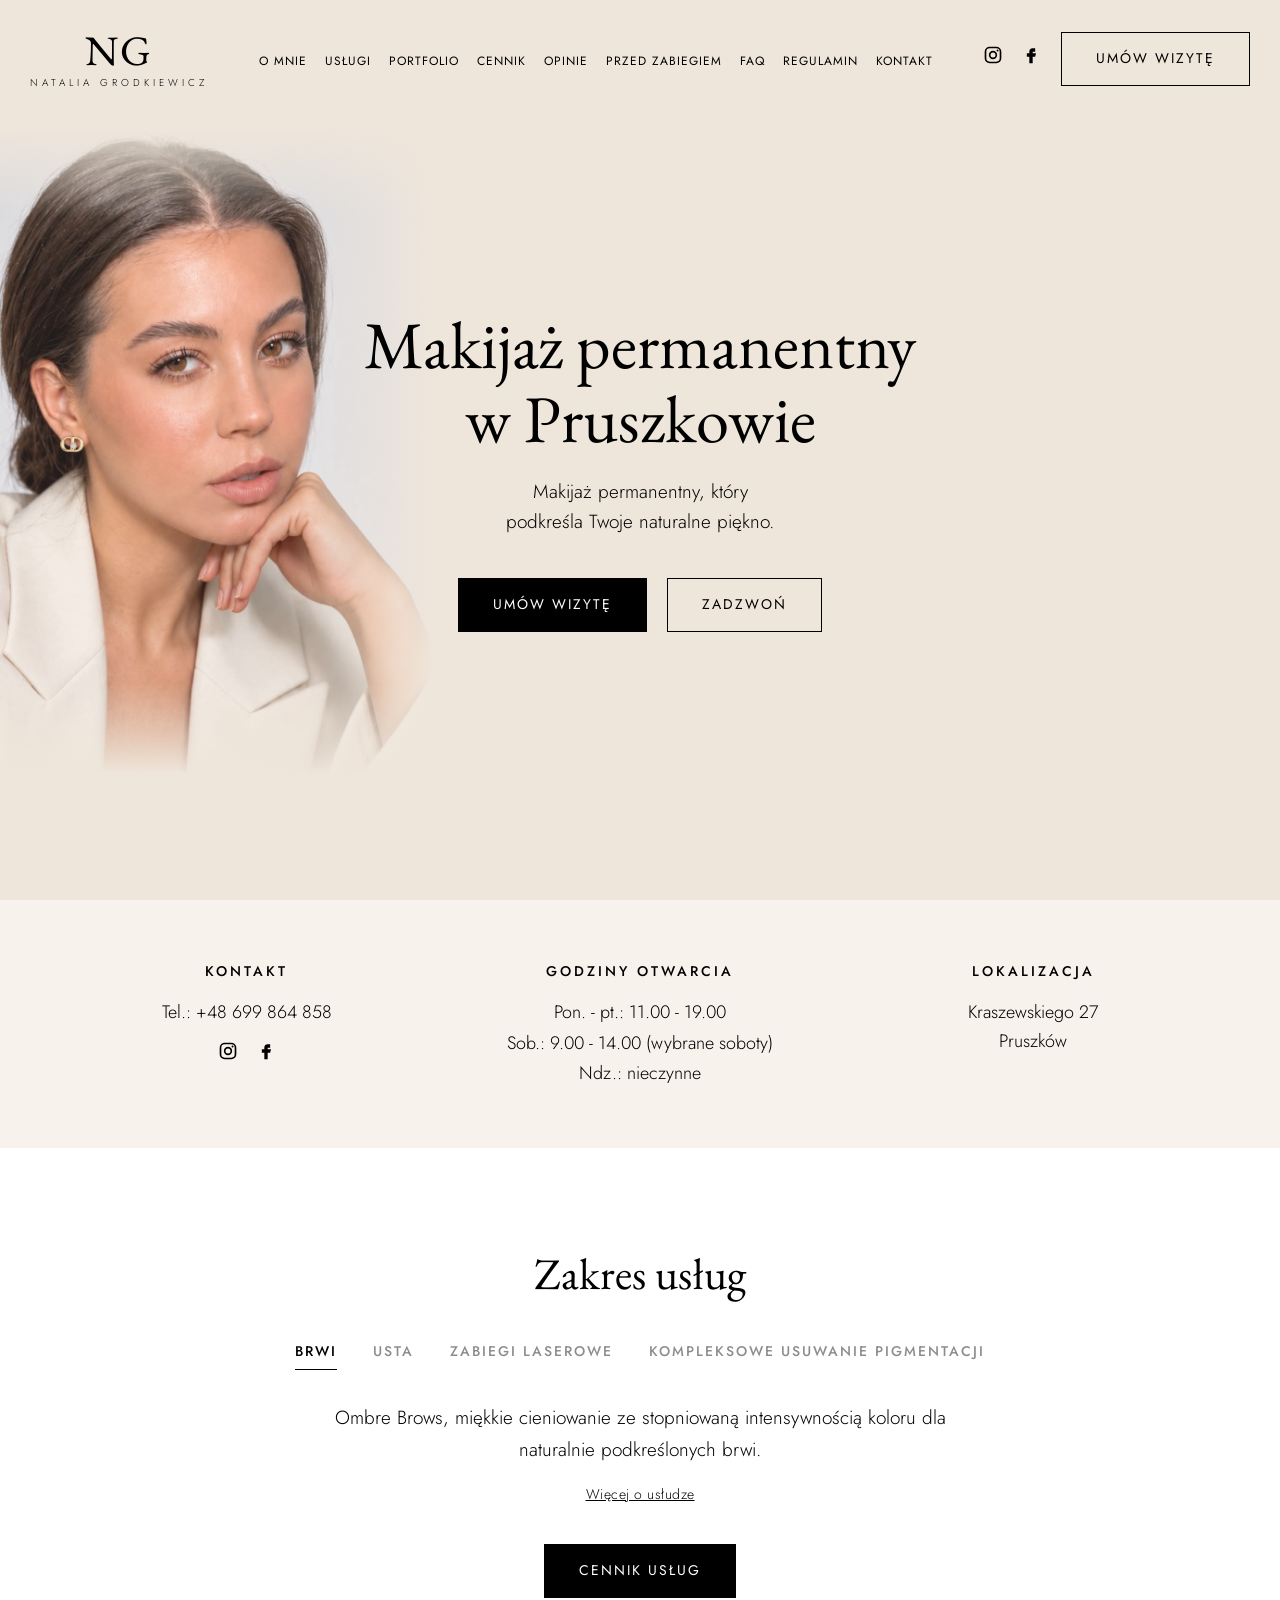
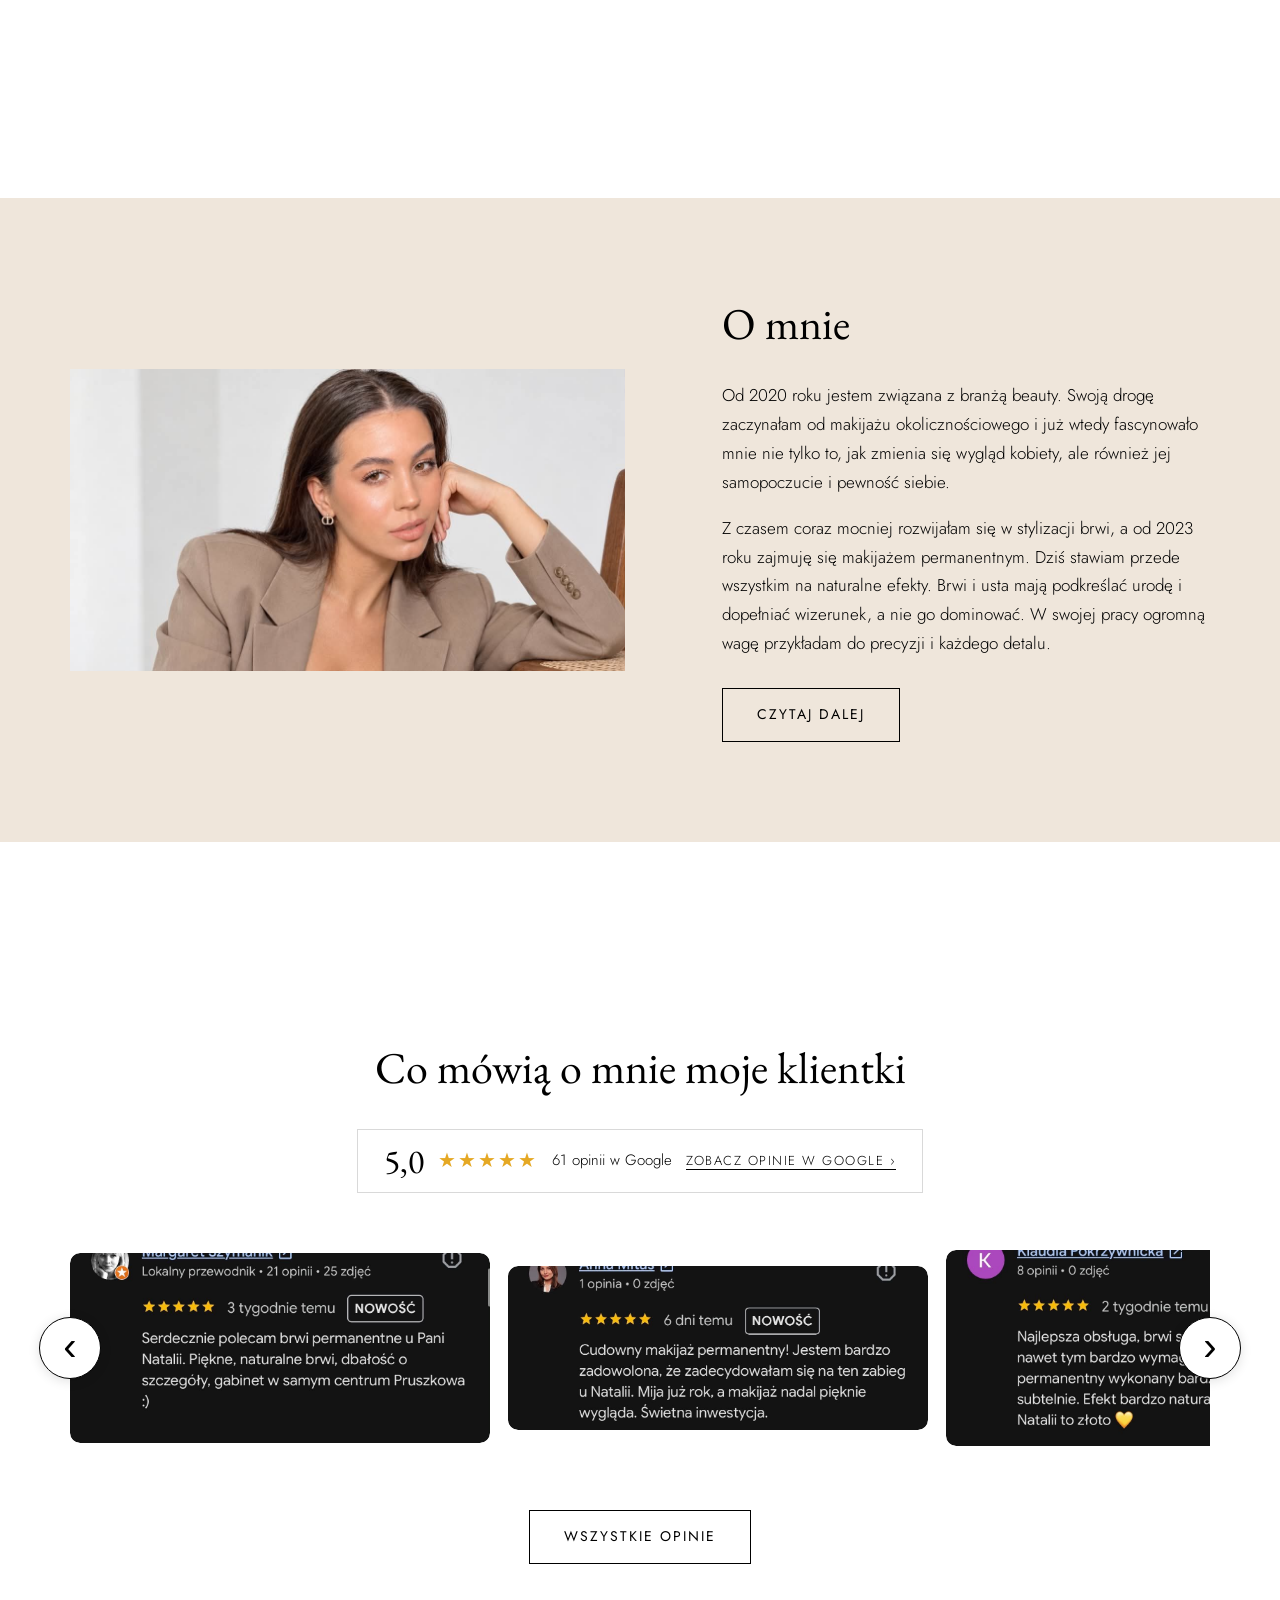
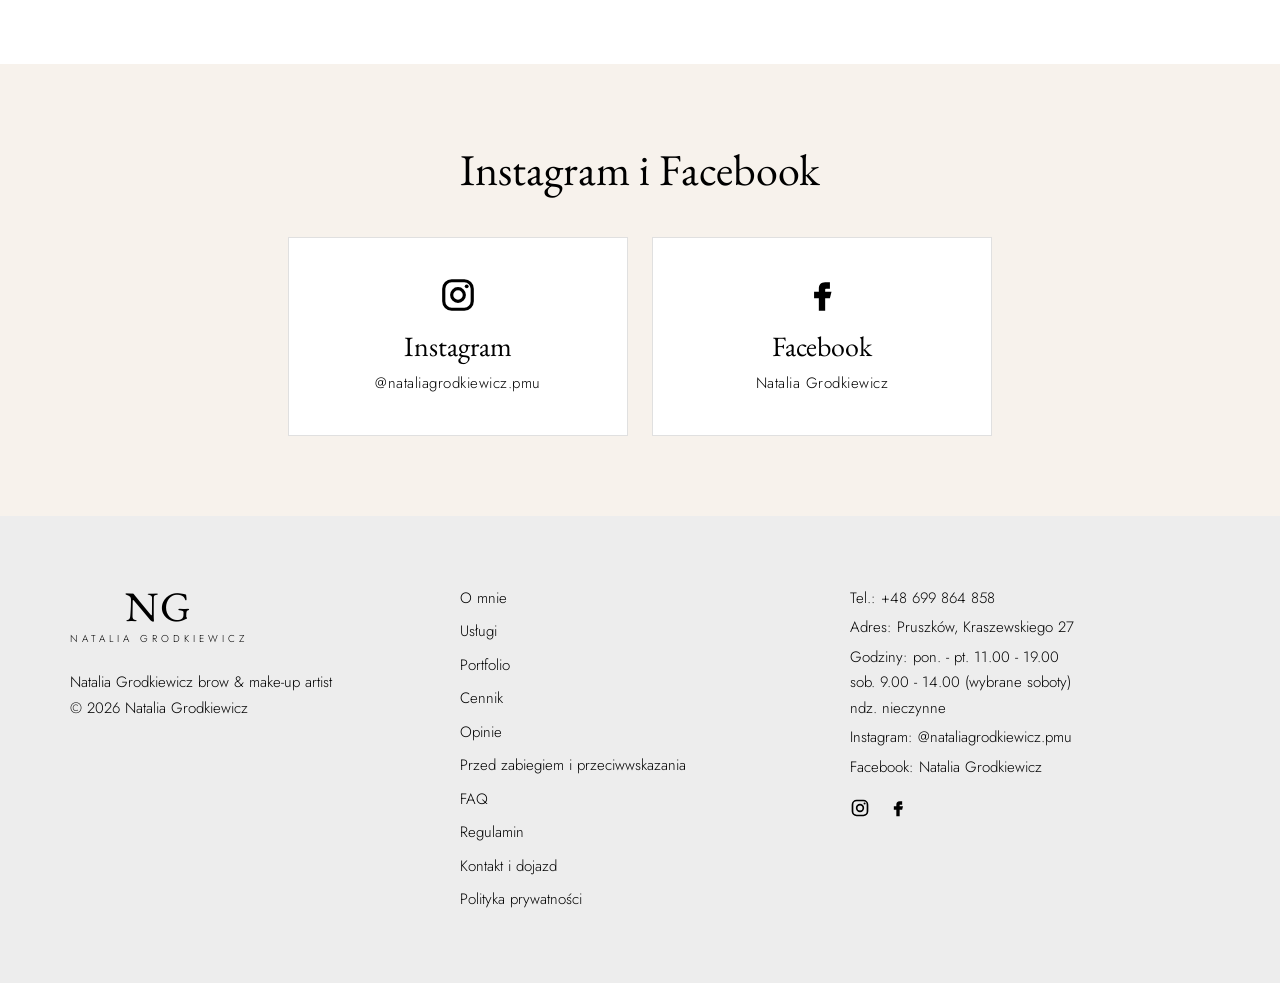
<file: index.html>
<!DOCTYPE html>
<html lang="pl">
<head>
  <meta charset="UTF-8">
  <meta name="viewport" content="width=device-width, initial-scale=1">
  <title>Makijaż permanentny w Pruszkowie - Natalia Grodkiewicz</title>
  <meta name="description" content="Makijaż permanentny w Pruszkowie: brwi (Ombre Brows), usta, zabiegi laserowe, kompleksowe usuwanie pigmentacji. Natalia Grodkiewicz brow & make-up artist. Tel. 699 864 858.">
  <link rel="canonical" href="https://nataliagrodkiewicz.pl/">
  <meta property="og:type" content="website">
  <meta property="og:locale" content="pl_PL">
  <meta property="og:site_name" content="Natalia Grodkiewicz brow &amp; make-up artist">
  <meta property="og:title" content="Makijaż permanentny w Pruszkowie - Natalia Grodkiewicz">
  <meta property="og:description" content="Makijaż permanentny w Pruszkowie: brwi (Ombre Brows), usta, zabiegi laserowe, kompleksowe usuwanie pigmentacji. Natalia Grodkiewicz brow &amp; make-up artist. Tel. 699 864 858.">
  <meta property="og:url" content="https://nataliagrodkiewicz.pl/">
  <meta property="og:image" content="https://nataliagrodkiewicz.pl/img/og.jpg">
  <meta property="og:image:width" content="1200">
  <meta property="og:image:height" content="630">
  <meta property="og:image:alt" content="Natalia Grodkiewicz brow &amp; make-up artist">
  <meta name="twitter:card" content="summary_large_image">
  <link rel="icon" href="favicon.ico" sizes="48x48">
  <link rel="icon" href="icon-192.png" type="image/png" sizes="192x192">
  <link rel="apple-touch-icon" href="apple-touch-icon.png">
  <link rel="preconnect" href="https://fonts.googleapis.com">
  <link rel="preconnect" href="https://fonts.gstatic.com" crossorigin>
  <link href="https://fonts.googleapis.com/css2?family=EB+Garamond:ital,wght@0,400;0,500;1,400&family=Jost:wght@300;400;500&display=swap" rel="stylesheet">
  <link rel="stylesheet" href="style.css">
<script type="application/ld+json">
{
  "@context": "https://schema.org",
  "@type": "BeautySalon",
  "@id": "https://nataliagrodkiewicz.pl/#salon",
  "name": "Natalia Grodkiewicz - brow & make-up artist",
  "description": "Makijaż permanentny brwi (Ombre Brows) i ust, usuwanie makijażu permanentnego oraz zabiegi laserowe w Pruszkowie.",
  "url": "https://nataliagrodkiewicz.pl/",
  "image": "https://nataliagrodkiewicz.pl/img/og.jpg",
  "telephone": "+48 699 864 858",
  "priceRange": "50-1790 zł",
  "address": {
    "@type": "PostalAddress",
    "streetAddress": "Kraszewskiego 27",
    "addressLocality": "Pruszków",
    "postalCode": "05-800",
    "addressCountry": "PL"
  },
  "geo": {
    "@type": "GeoCoordinates",
    "latitude": 52.16292,
    "longitude": 20.80867
  },
  "hasMap": "https://maps.app.goo.gl/C7wtLCn59jESsGDr9",
  "openingHoursSpecification": [
    {
      "@type": "OpeningHoursSpecification",
      "dayOfWeek": [
        "Monday",
        "Tuesday",
        "Wednesday",
        "Thursday",
        "Friday"
      ],
      "opens": "11:00",
      "closes": "19:00"
    }
  ],
  "sameAs": [
    "https://www.instagram.com/nataliagrodkiewicz.pmu/",
    "https://www.facebook.com/people/Natalia-Grodkiewicz-Makija%C5%BC-permanentny-Pruszk%C3%B3w/100039896664338/",
    "https://nataliagrodkiewicz.booksy.com/k/"
  ],
  "hasOfferCatalog": {
    "@type": "OfferCatalog",
    "name": "Cennik",
    "itemListElement": [
      {
        "@type": "OfferCatalog",
        "name": "Makijaż permanentny",
        "itemListElement": [
          {
            "@type": "Offer",
            "itemOffered": {
              "@type": "Service",
              "name": "Konsultacja przed makijażem permanentnym + rysunek"
            },
            "priceCurrency": "PLN",
            "price": 50
          },
          {
            "@type": "Offer",
            "itemOffered": {
              "@type": "Service",
              "name": "Permanent Duo - usta i brwi permanentne"
            },
            "priceCurrency": "PLN",
            "price": 1790
          },
          {
            "@type": "Offer",
            "itemOffered": {
              "@type": "Service",
              "name": "Makijaż permanentny brwi, metoda pudrowa"
            },
            "priceCurrency": "PLN",
            "price": 990
          },
          {
            "@type": "Offer",
            "itemOffered": {
              "@type": "Service",
              "name": "Makijaż permanentny ust"
            },
            "priceCurrency": "PLN",
            "price": 990
          },
          {
            "@type": "Offer",
            "itemOffered": {
              "@type": "Service",
              "name": "Korekta brwi/usta 6-12 tygodni od zabiegu"
            },
            "priceCurrency": "PLN",
            "price": 200
          },
          {
            "@type": "Offer",
            "itemOffered": {
              "@type": "Service",
              "name": "Dopigmentowanie do 1,5 roku"
            },
            "priceCurrency": "PLN",
            "price": 600
          },
          {
            "@type": "Offer",
            "itemOffered": {
              "@type": "Service",
              "name": "Dopigmentowanie po 1,5 roku"
            },
            "priceCurrency": "PLN",
            "price": 850
          }
        ]
      },
      {
        "@type": "OfferCatalog",
        "name": "Usuwanie makijażu permanentnego",
        "itemListElement": [
          {
            "@type": "Offer",
            "itemOffered": {
              "@type": "Service",
              "name": "Konsultacja przed usuwaniem PMU"
            },
            "priceCurrency": "PLN",
            "price": 50
          },
          {
            "@type": "Offer",
            "itemOffered": {
              "@type": "Service",
              "name": "Kompleksowe usuwanie makijażu permanentnego"
            },
            "priceCurrency": "PLN",
            "price": 300
          }
        ]
      },
      {
        "@type": "OfferCatalog",
        "name": "Zabiegi laserowe",
        "itemListElement": [
          {
            "@type": "Offer",
            "itemOffered": {
              "@type": "Service",
              "name": "Peeling węglowy (twarz + szyja)"
            },
            "priceCurrency": "PLN",
            "price": 300
          },
          {
            "@type": "Offer",
            "itemOffered": {
              "@type": "Service",
              "name": "Peeling węglowy (twarz + szyja + dekolt)"
            },
            "priceCurrency": "PLN",
            "price": 400
          },
          {
            "@type": "Offer",
            "itemOffered": {
              "@type": "Service",
              "name": "Laserowe ocieplenie pigmentacji"
            },
            "priceCurrency": "PLN",
            "priceSpecification": {
              "@type": "PriceSpecification",
              "minPrice": 150,
              "priceCurrency": "PLN"
            }
          },
          {
            "@type": "Offer",
            "itemOffered": {
              "@type": "Service",
              "name": "Laserowe usuwanie tatuażu"
            },
            "priceCurrency": "PLN",
            "priceSpecification": {
              "@type": "PriceSpecification",
              "minPrice": 150,
              "priceCurrency": "PLN"
            }
          }
        ]
      }
    ]
  }
}
</script>
</head>
<body>

<!-- HEADER -->
<header class="header" id="header">
  <div class="header__inner">
    <a href="index.html" class="logo">NG<span>Natalia Grodkiewicz</span></a>
    <nav class="nav" aria-label="Menu główne">
      <ul>
        <li><a href="o-mnie.html">O mnie</a></li>
        <li><a href="uslugi.html">Usługi</a></li>
        <li><a href="portfolio.html">Portfolio</a></li>
        <li><a href="cennik.html">Cennik</a></li>
        <li><a href="opinie.html">Opinie</a></li>
        <li><a href="przed-zabiegiem.html">Przed zabiegiem</a></li>
        <li><a href="faq.html">FAQ</a></li>
        <li><a href="regulamin.html">Regulamin</a></li>
        <li><a href="kontakt.html">Kontakt</a></li>
      </ul>
    </nav>
    <div class="header__right">
      <div class="header__social"><a href="https://www.instagram.com/nataliagrodkiewicz.pmu/" target="_blank" rel="noopener" aria-label="Instagram"><svg viewBox="0 0 24 24"><rect x="3" y="3" width="18" height="18" rx="5" fill="none" stroke="currentColor" stroke-width="2"/><circle cx="12" cy="12" r="4" fill="none" stroke="currentColor" stroke-width="2"/><circle cx="17.5" cy="6.5" r="1.2"/></svg></a><a href="https://www.facebook.com/people/Natalia-Grodkiewicz-Makija%C5%BC-permanentny-Pruszk%C3%B3w/100039896664338/" target="_blank" rel="noopener" aria-label="Facebook"><svg viewBox="0 0 24 24"><path d="M14 8h3V4h-3c-2.8 0-4 1.8-4 4v2H7v4h3v8h4v-8h3l1-4h-4V8.5c0-.3.2-.5.5-.5z"/></svg></a></div>
      <a href="https://nataliagrodkiewicz.booksy.com/k/" target="_blank" rel="noopener" class="btn btn--outline-dark header__cta">Umów wizytę</a>
      <button class="hamburger" id="hamburger" aria-label="Menu"><span></span><span></span><span></span></button>
    </div>
  </div>
</header>

<!-- FULLSCREEN MENU -->
<nav class="menu" id="menu">
  <ul>
    <li><a href="o-mnie.html">O mnie</a></li>
    <li><a href="uslugi.html">Usługi</a></li>
    <li><a href="portfolio.html">Portfolio</a></li>
    <li><a href="cennik.html">Cennik</a></li>
    <li><a href="opinie.html">Opinie</a></li>
    <li><a href="przed-zabiegiem.html">Przed zabiegiem</a></li>
    <li><a href="faq.html">FAQ</a></li>
    <li><a href="regulamin.html">Regulamin</a></li>
    <li><a href="kontakt.html">Kontakt</a></li>
  </ul>
</nav>

<!-- HERO -->
<section class="hero hero--photo">
  <div class="hero__photo"><img src="img/hero.jpg" alt="Makijaż permanentny w Pruszkowie - Natalia Grodkiewicz"></div>
  <div class="container hero__inner">
    <div class="hero__content">
      <h1>Makijaż permanentny w Pruszkowie</h1>
      <p class="hero__lead">Makijaż permanentny, który podkreśla Twoje naturalne piękno.</p>
      <div class="hero__buttons">
        <a href="https://nataliagrodkiewicz.booksy.com/k/" target="_blank" rel="noopener" class="btn btn--dark">Umów wizytę</a>
        <a href="#" class="btn btn--outline-dark" data-open-popup>Zadzwoń</a>
      </div>
    </div>
  </div>
</section>

<!-- KONTAKT (pasek pod hero) -->
<section class="info-bar">
  <div class="container info-bar__grid">
    <div>
      <h2>Kontakt</h2>
      <p>Tel.: <a href="tel:+48699864858">+48 699 864 858</a></p>
      <div class="info-bar__social"><a href="https://www.instagram.com/nataliagrodkiewicz.pmu/" target="_blank" rel="noopener" aria-label="Instagram"><svg viewBox="0 0 24 24"><rect x="3" y="3" width="18" height="18" rx="5" fill="none" stroke="currentColor" stroke-width="2"/><circle cx="12" cy="12" r="4" fill="none" stroke="currentColor" stroke-width="2"/><circle cx="17.5" cy="6.5" r="1.2"/></svg></a><a href="https://www.facebook.com/people/Natalia-Grodkiewicz-Makija%C5%BC-permanentny-Pruszk%C3%B3w/100039896664338/" target="_blank" rel="noopener" aria-label="Facebook"><svg viewBox="0 0 24 24"><path d="M14 8h3V4h-3c-2.8 0-4 1.8-4 4v2H7v4h3v8h4v-8h3l1-4h-4V8.5c0-.3.2-.5.5-.5z"/></svg></a></div>
    </div>
    <div>
      <h2>Godziny otwarcia</h2>
      <p>Pon. - pt.: 11.00 - 19.00</p>
      <p>Sob.: 9.00 - 14.00 (wybrane soboty)</p>
      <p>Ndz.: nieczynne</p>
    </div>
    <div>
      <h2>Lokalizacja</h2>
      <p><a href="https://maps.app.goo.gl/C7wtLCn59jESsGDr9" target="_blank" rel="noopener">Kraszewskiego 27<br>Pruszków</a></p>
    </div>
  </div>
</section>

<!-- ZAKRES USŁUG -->
<section class="section" id="uslugi">
  <div class="container narrow">
    <h2 class="title center">Zakres usług</h2>
    <div class="tabs">
      <ul class="tabs__nav">
        <li><button type="button" data-tab="1" class="active">Brwi</button></li>
        <li><button type="button" data-tab="2">Usta</button></li>
        <li><button type="button" data-tab="3">Zabiegi laserowe</button></li>
        <li><button type="button" data-tab="4">Kompleksowe usuwanie pigmentacji</button></li>
      </ul>
      <div class="tabs__panel active" data-tab="1"><p>Ombre Brows, miękkie cieniowanie ze stopniowaną intensywnością koloru dla naturalnie podkreślonych brwi.</p><a href="uslugi.html#brwi" class="link">Więcej o usłudze</a></div>
      <div class="tabs__panel" data-tab="2"><p>Delikatne podkreślenie konturu i wypełnienie ust kolorem dla wyrównania ich kształtu i naturalnego efektu.</p><a href="uslugi.html#usta" class="link">Więcej o usłudze</a></div>
      <div class="tabs__panel" data-tab="3"><p>Peeling węglowy, laserowe ocieplenie pigmentacji, laserowe usuwanie tatuażu.</p><a href="uslugi.html#laser" class="link">Więcej o usłudze</a></div>
      <div class="tabs__panel" data-tab="4"><p>Usuwanie makijażu permanentnego to zabieg, którego celem jest stopniowe rozjaśnienie lub usunięcie niechcianego pigmentu ze skóry. W zależności od jego koloru, głębokości i stanu skóry dobierana jest odpowiednia metoda, laserowa lub chemiczna.</p><a href="uslugi.html#usuwanie" class="link">Więcej o usłudze</a></div>
    </div>
    <div class="center"><a href="cennik.html" class="btn btn--dark">Cennik usług</a></div>
  </div>
</section>

<!-- O MNIE -->
<section class="section section--pink" id="o-mnie">
  <div class="container grid-2 align-center">
    <div><img class="about-photo" src="img/natalia.jpg" alt="Natalia Grodkiewicz"></div>
    <div class="indent">
      <h2 class="title">O mnie</h2>
      <p>Od 2020 roku jestem związana z branżą beauty. Swoją drogę zaczynałam od makijażu okolicznościowego i już wtedy fascynowało mnie nie tylko to, jak zmienia się wygląd kobiety, ale również jej samopoczucie i pewność siebie.</p>
      <p>Z czasem coraz mocniej rozwijałam się w stylizacji brwi, a od 2023 roku zajmuję się makijażem permanentnym. Dziś stawiam przede wszystkim na naturalne efekty. Brwi i usta mają podkreślać urodę i dopełniać wizerunek, a nie go dominować. W swojej pracy ogromną wagę przykładam do precyzji i każdego detalu.</p>
      <a href="o-mnie.html" class="btn btn--outline-dark">Czytaj dalej</a>
    </div>
  </div>
</section>

<!-- OPINIE -->
<section class="section opinie-home">
  <div class="container">
    <h2 class="title center">Co mówią o mnie moje klientki</h2>
    <div class="center"><a class="rating-badge" href="https://maps.app.goo.gl/EEuiCPTpcyxfnhXB6" target="_blank" rel="noopener" aria-label="Ocena 5,0 na 5 w Google, 61 opinii - zobacz opinie w Google">
      <span class="rating-badge__score">5,0</span>
      <span class="rating-badge__stars" aria-hidden="true">&#9733;&#9733;&#9733;&#9733;&#9733;</span>
      <span class="rating-badge__count">61 opinii w Google</span>
      <span class="rating-badge__link">Zobacz opinie w Google &#8250;</span>
    </a></div>
    <div class="opinie-strip">
      <button type="button" class="opinie-strip__arrow opinie-strip__arrow--prev" aria-label="Poprzednie opinie">&#8249;</button>
      <div class="opinie-strip__track">
      <a href="img/opinia-1.jpg" data-lightbox><img src="img/opinia-1.jpg" alt="Opinia klientki o Natalii Grodkiewicz" loading="lazy"></a>
      <a href="img/opinia-2.jpg" data-lightbox><img src="img/opinia-2.jpg" alt="Opinia klientki o Natalii Grodkiewicz" loading="lazy"></a>
      <a href="img/opinia-3.jpg" data-lightbox><img src="img/opinia-3.jpg" alt="Opinia klientki o Natalii Grodkiewicz" loading="lazy"></a>
      <a href="img/opinia-4.jpg" data-lightbox><img src="img/opinia-4.jpg" alt="Opinia klientki o Natalii Grodkiewicz" loading="lazy"></a>
      <a href="img/opinia-5.jpg" data-lightbox><img src="img/opinia-5.jpg" alt="Opinia klientki o Natalii Grodkiewicz" loading="lazy"></a>
      <a href="img/opinia-6.jpg" data-lightbox><img src="img/opinia-6.jpg" alt="Opinia klientki o Natalii Grodkiewicz" loading="lazy"></a>
      <a href="img/opinia-7.jpg" data-lightbox><img src="img/opinia-7.jpg" alt="Opinia klientki o Natalii Grodkiewicz" loading="lazy"></a>
      <a href="img/opinia-8.jpg" data-lightbox><img src="img/opinia-8.jpg" alt="Opinia klientki o Natalii Grodkiewicz" loading="lazy"></a>
      <a href="img/opinia-9.jpg" data-lightbox><img src="img/opinia-9.jpg" alt="Opinia klientki o Natalii Grodkiewicz" loading="lazy"></a>
      <a href="img/opinia-10.jpg" data-lightbox><img src="img/opinia-10.jpg" alt="Opinia klientki o Natalii Grodkiewicz" loading="lazy"></a>
      <a href="img/opinia-11.jpg" data-lightbox><img src="img/opinia-11.jpg" alt="Opinia klientki o Natalii Grodkiewicz" loading="lazy"></a>
      <a href="img/opinia-12.jpg" data-lightbox><img src="img/opinia-12.jpg" alt="Opinia klientki o Natalii Grodkiewicz" loading="lazy"></a>
      <a href="img/opinia-13.jpg" data-lightbox><img src="img/opinia-13.jpg" alt="Opinia klientki o Natalii Grodkiewicz" loading="lazy"></a>
      </div>
      <button type="button" class="opinie-strip__arrow opinie-strip__arrow--next" aria-label="Następne opinie">&#8250;</button>
    </div>
    <div class="center"><a href="opinie.html" class="btn btn--outline-dark">Wszystkie opinie</a></div>
  </div>
</section>

<!-- INSTAGRAM I FACEBOOK -->
<section class="social-band">
  <div class="container">
    <h2 class="title center">Instagram i Facebook</h2>
    <div class="social-cards">
      <a class="social-card" href="https://www.instagram.com/nataliagrodkiewicz.pmu/" target="_blank" rel="noopener">
        <svg viewBox="0 0 24 24"><rect x="3" y="3" width="18" height="18" rx="5" fill="none" stroke="currentColor" stroke-width="2"/><circle cx="12" cy="12" r="4" fill="none" stroke="currentColor" stroke-width="2"/><circle cx="17.5" cy="6.5" r="1.2"/></svg>
        <span class="social-card__name">Instagram</span>
        <span class="social-card__handle">@nataliagrodkiewicz.pmu</span>
      </a>
      <a class="social-card" href="https://www.facebook.com/people/Natalia-Grodkiewicz-Makija%C5%BC-permanentny-Pruszk%C3%B3w/100039896664338/" target="_blank" rel="noopener">
        <svg viewBox="0 0 24 24"><path d="M14 8h3V4h-3c-2.8 0-4 1.8-4 4v2H7v4h3v8h4v-8h3l1-4h-4V8.5c0-.3.2-.5.5-.5z"/></svg>
        <span class="social-card__name">Facebook</span>
        <span class="social-card__handle">Natalia Grodkiewicz</span>
      </a>
    </div>
  </div>
</section>


<!-- FOOTER -->
<footer class="footer">
  <div class="container footer__grid">
    <div>
      <a href="index.html" class="logo logo--dark">NG<span>Natalia Grodkiewicz</span></a>
      <p class="footer__copy">Natalia Grodkiewicz brow &amp; make-up artist<br>© 2026 Natalia Grodkiewicz</p>
    </div>
    <ul class="footer__links">
      <li><a href="o-mnie.html">O mnie</a></li>
      <li><a href="uslugi.html">Usługi</a></li>
      <li><a href="portfolio.html">Portfolio</a></li>
      <li><a href="cennik.html">Cennik</a></li>
      <li><a href="opinie.html">Opinie</a></li>
      <li><a href="przed-zabiegiem.html">Przed zabiegiem i przeciwwskazania</a></li>
      <li><a href="faq.html">FAQ</a></li>
      <li><a href="regulamin.html">Regulamin</a></li>
      <li><a href="kontakt.html">Kontakt i dojazd</a></li>
      <li><a href="polityka-prywatnosci.html">Polityka prywatności</a></li>
    </ul>
    <div class="footer__contact">
      <p>Tel.: <a href="tel:+48699864858">+48 699 864 858</a></p>
      <p>Adres: <a href="https://maps.app.goo.gl/C7wtLCn59jESsGDr9" target="_blank" rel="noopener">Pruszków, Kraszewskiego 27</a></p>
      <p>Godziny: pon. - pt. 11.00 - 19.00<br>sob. 9.00 - 14.00 (wybrane soboty)<br>ndz. nieczynne</p>
      <p>Instagram: <a href="https://www.instagram.com/nataliagrodkiewicz.pmu/" target="_blank" rel="noopener">@nataliagrodkiewicz.pmu</a></p>
      <p>Facebook: <a href="https://www.facebook.com/people/Natalia-Grodkiewicz-Makija%C5%BC-permanentny-Pruszk%C3%B3w/100039896664338/" target="_blank" rel="noopener">Natalia Grodkiewicz</a></p>
      <div class="footer__social"><a href="https://www.instagram.com/nataliagrodkiewicz.pmu/" target="_blank" rel="noopener" aria-label="Instagram"><svg viewBox="0 0 24 24"><rect x="3" y="3" width="18" height="18" rx="5" fill="none" stroke="currentColor" stroke-width="2"/><circle cx="12" cy="12" r="4" fill="none" stroke="currentColor" stroke-width="2"/><circle cx="17.5" cy="6.5" r="1.2"/></svg></a><a href="https://www.facebook.com/people/Natalia-Grodkiewicz-Makija%C5%BC-permanentny-Pruszk%C3%B3w/100039896664338/" target="_blank" rel="noopener" aria-label="Facebook"><svg viewBox="0 0 24 24"><path d="M14 8h3V4h-3c-2.8 0-4 1.8-4 4v2H7v4h3v8h4v-8h3l1-4h-4V8.5c0-.3.2-.5.5-.5z"/></svg></a></div>
    </div>
  </div>
</footer>

<!-- POPUP: ZADZWOŃ (otwierany przyciskiem „Zadzwoń”) -->
<div class="popup" id="popup">
  <div class="popup__box">
    <button class="popup__close" data-close-popup aria-label="Zamknij">&times;</button>
    <div class="popup__form">
      <h4>Zadzwoń</h4>
      <p>Zapisów na zabiegi dokonujemy za pośrednictwem numeru telefonu. Jeśli nie możemy odebrać telefonu, prosimy o pozostawienie wiadomości SMS, oddzwonimy.</p>
      <span class="popup__label">Tel.:</span>
      <a href="tel:+48699864858" class="popup__phone">+48 699 864 858</a>
      <p>Godziny: pon. - pt. 11.00 - 19.00, sob. 9.00 - 14.00 (wybrane soboty)</p>
      <p>Adres: Pruszków, Kraszewskiego 27</p>
      <div class="popup__actions">
        <a href="tel:+48699864858" class="btn btn--dark">Zadzwoń</a>
        <a href="sms:+48699864858" class="btn btn--outline-dark">Wyślij SMS</a>
      </div>
      <p class="popup__note">Dokonanie zapisu na zabieg oznacza pełną akceptację <a href="regulamin.html" class="link">regulaminu</a>. Sprawdź też <a href="przed-zabiegiem.html#przeciwwskazania" class="link">przeciwwskazania</a>.</p>
    </div>
  </div>
</div>

<script src="script.js"></script>
</body>
</html>
</file>
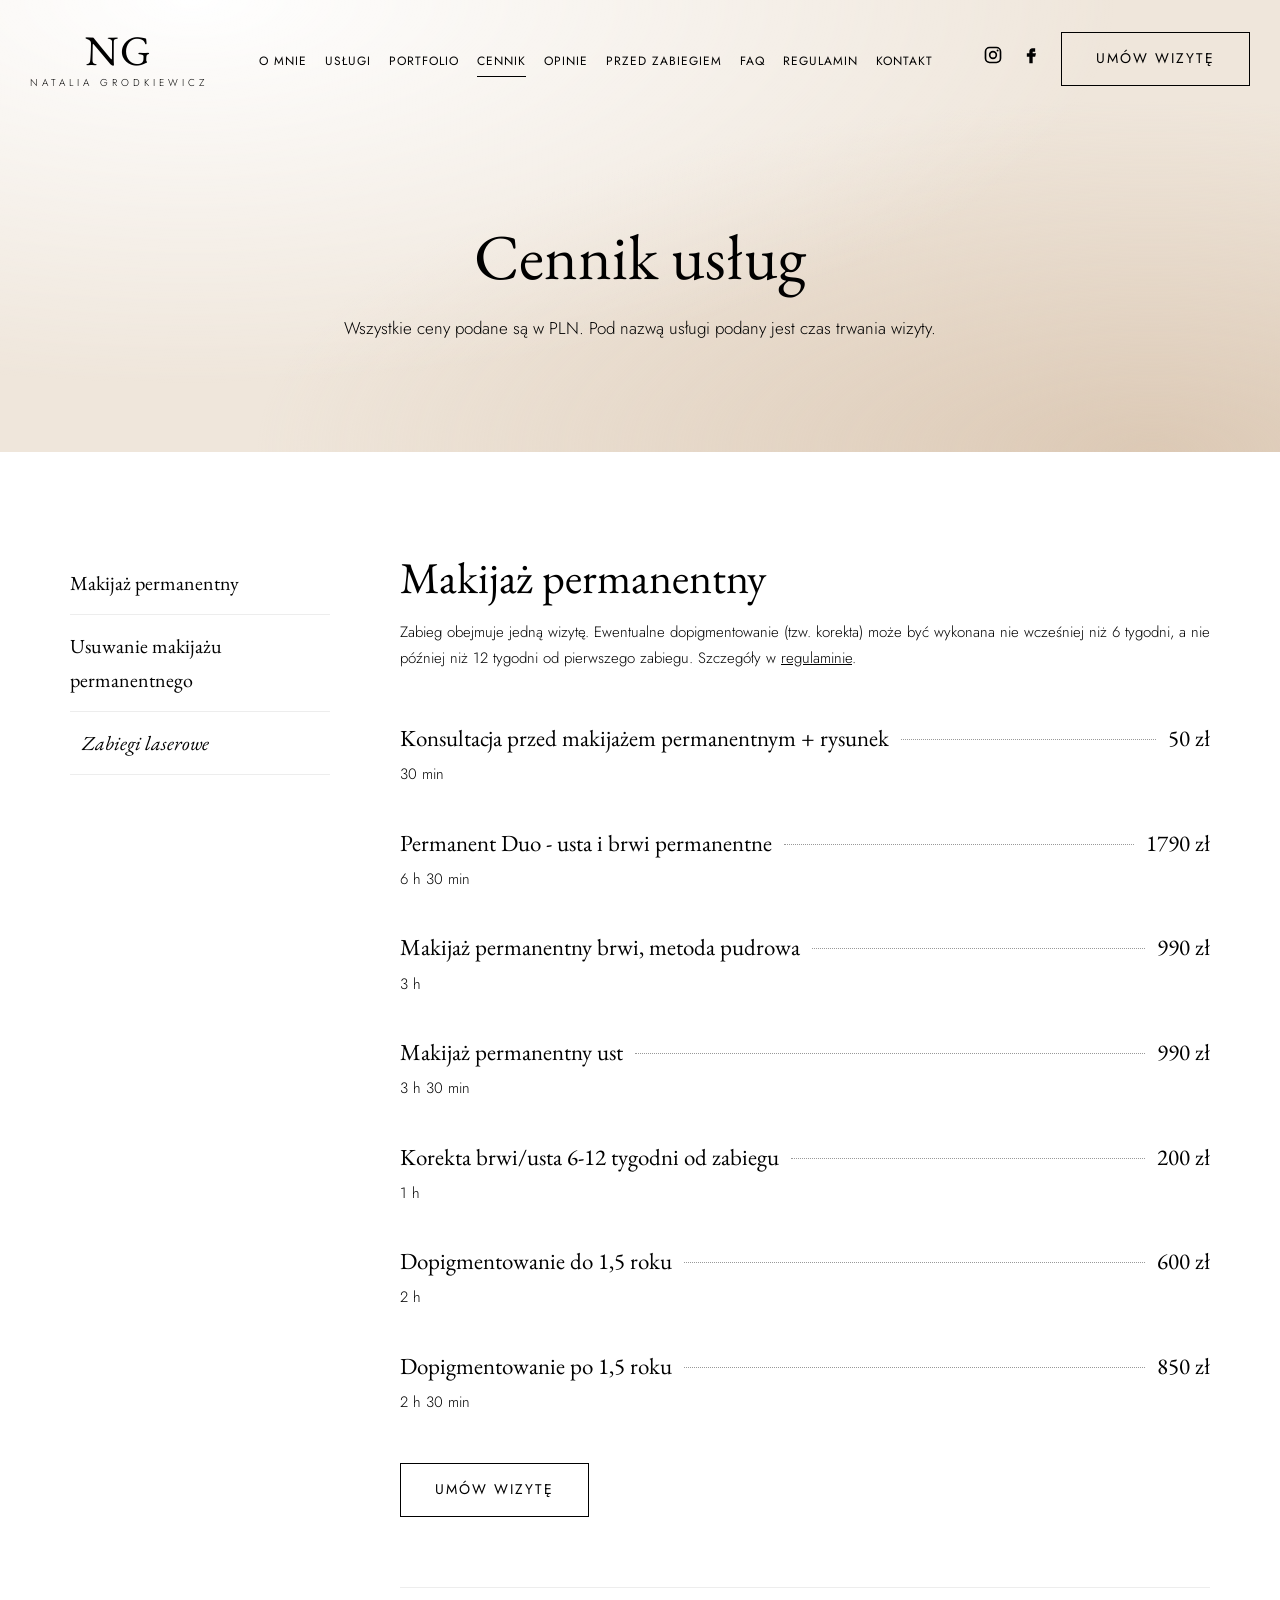
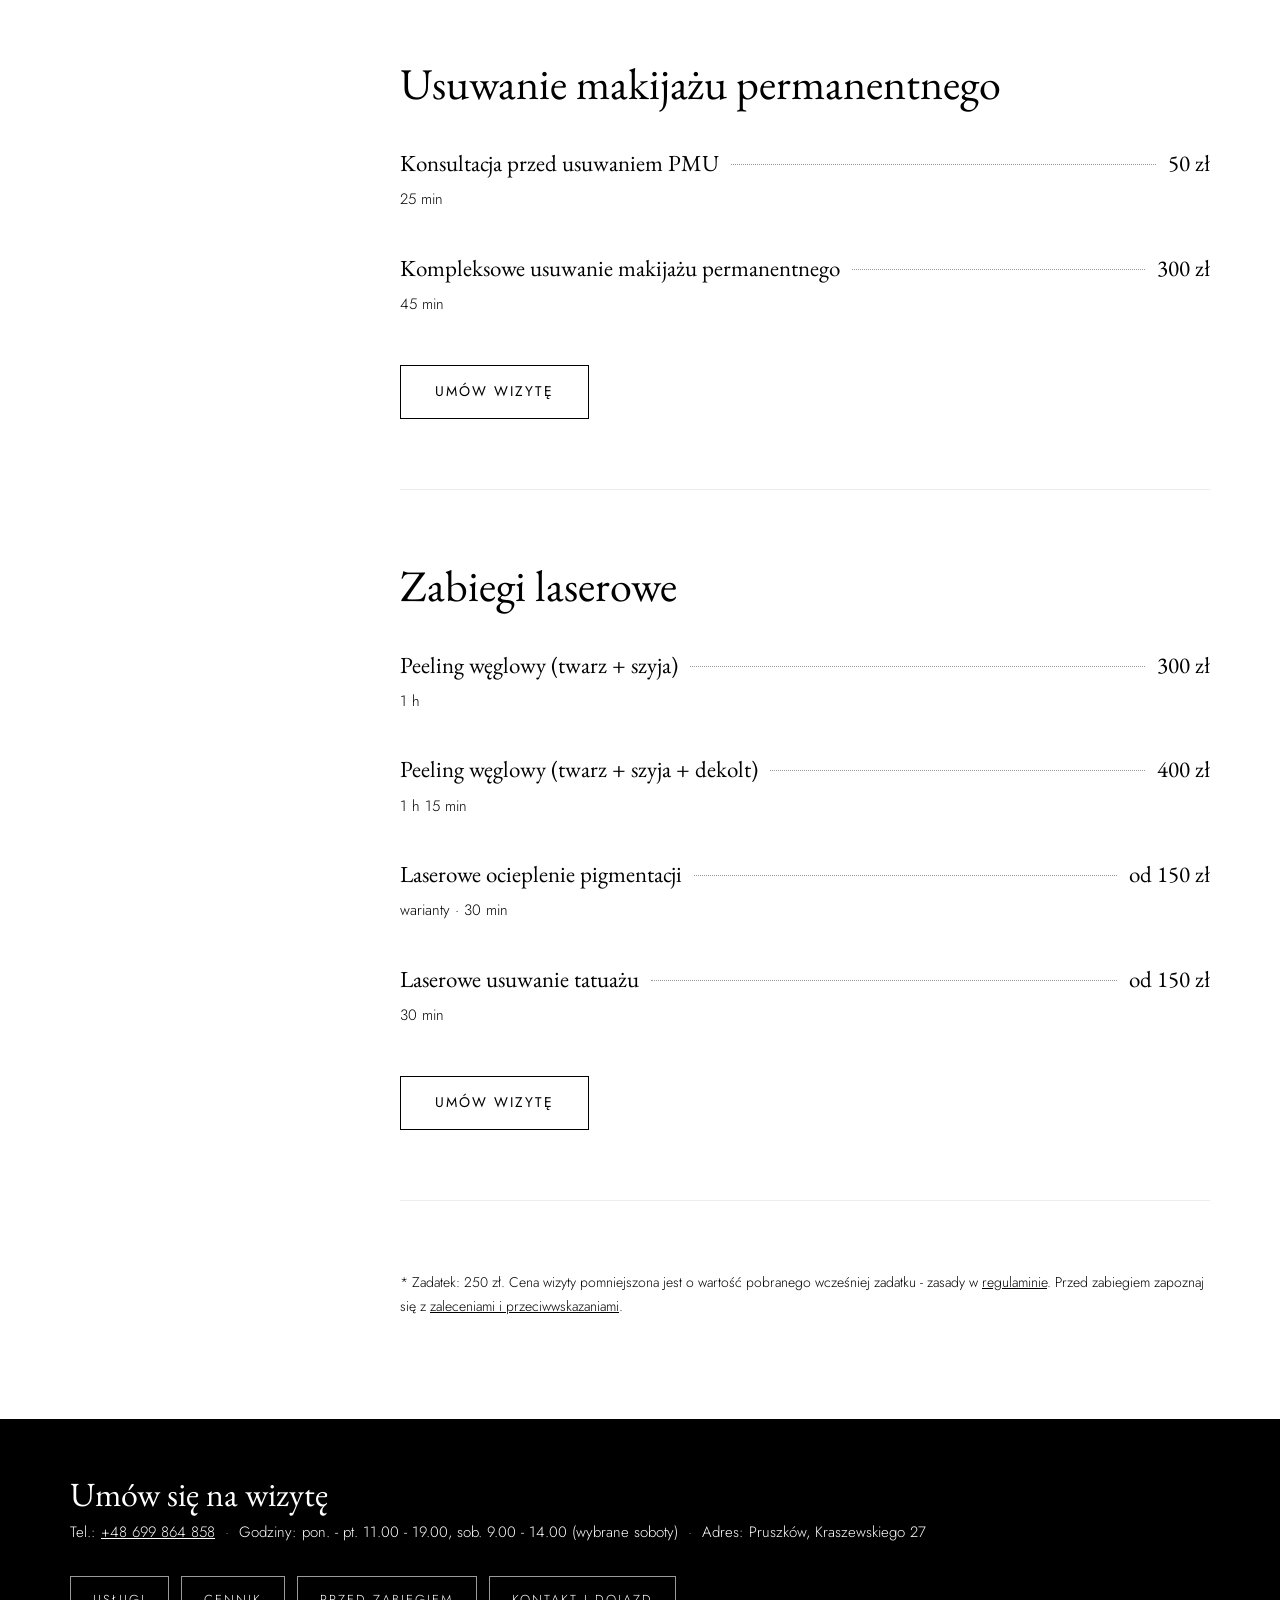
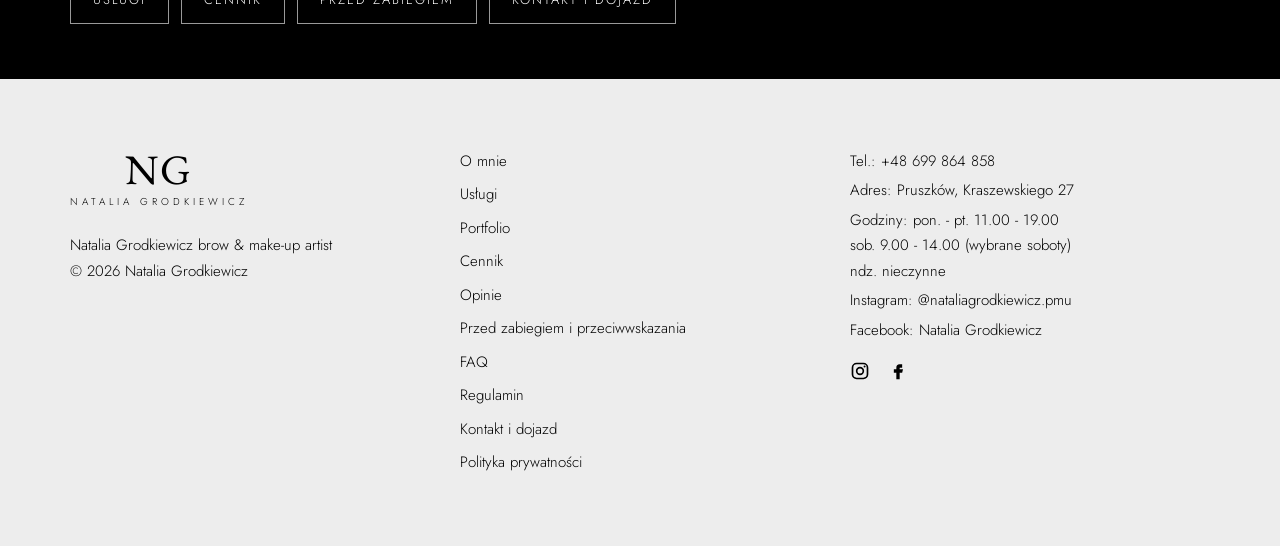
<file: cennik.html>
<!DOCTYPE html>
<html lang="pl">
<head>
  <meta charset="UTF-8">
  <meta name="viewport" content="width=device-width, initial-scale=1">
  <title>Cennik - makijaż permanentny brwi i ust | Natalia Grodkiewicz</title>
  <meta name="description" content="Cennik: makijaż permanentny brwi i ust, Permanent Duo, korekta, dopigmentowanie, usuwanie makijażu permanentnego, zabiegi laserowe. Pruszków.">
  <link rel="canonical" href="https://nataliagrodkiewicz.pl/cennik.html">
  <meta property="og:type" content="website">
  <meta property="og:locale" content="pl_PL">
  <meta property="og:site_name" content="Natalia Grodkiewicz brow &amp; make-up artist">
  <meta property="og:title" content="Cennik - makijaż permanentny brwi i ust | Natalia Grodkiewicz">
  <meta property="og:description" content="Cennik: makijaż permanentny brwi i ust, Permanent Duo, korekta, dopigmentowanie, usuwanie makijażu permanentnego, zabiegi laserowe. Pruszków.">
  <meta property="og:url" content="https://nataliagrodkiewicz.pl/cennik.html">
  <meta property="og:image" content="https://nataliagrodkiewicz.pl/img/og.jpg">
  <meta property="og:image:width" content="1200">
  <meta property="og:image:height" content="630">
  <meta property="og:image:alt" content="Natalia Grodkiewicz brow &amp; make-up artist">
  <meta name="twitter:card" content="summary_large_image">
  <link rel="icon" href="favicon.ico" sizes="48x48">
  <link rel="icon" href="icon-192.png" type="image/png" sizes="192x192">
  <link rel="apple-touch-icon" href="apple-touch-icon.png">
  <link rel="preconnect" href="https://fonts.googleapis.com">
  <link rel="preconnect" href="https://fonts.gstatic.com" crossorigin>
  <link href="https://fonts.googleapis.com/css2?family=EB+Garamond:ital,wght@0,400;0,500;1,400&family=Jost:wght@300;400;500&display=swap" rel="stylesheet">
  <link rel="stylesheet" href="style.css">
</head>
<body>

<!-- HEADER -->
<header class="header" id="header">
  <div class="header__inner">
    <a href="index.html" class="logo">NG<span>Natalia Grodkiewicz</span></a>
    <nav class="nav" aria-label="Menu główne">
      <ul>
        <li><a href="o-mnie.html">O mnie</a></li>
        <li><a href="uslugi.html">Usługi</a></li>
        <li><a href="portfolio.html">Portfolio</a></li>
        <li><a href="cennik.html" class="active" aria-current="page">Cennik</a></li>
        <li><a href="opinie.html">Opinie</a></li>
        <li><a href="przed-zabiegiem.html">Przed zabiegiem</a></li>
        <li><a href="faq.html">FAQ</a></li>
        <li><a href="regulamin.html">Regulamin</a></li>
        <li><a href="kontakt.html">Kontakt</a></li>
      </ul>
    </nav>
    <div class="header__right">
      <div class="header__social"><a href="https://www.instagram.com/nataliagrodkiewicz.pmu/" target="_blank" rel="noopener" aria-label="Instagram"><svg viewBox="0 0 24 24"><rect x="3" y="3" width="18" height="18" rx="5" fill="none" stroke="currentColor" stroke-width="2"/><circle cx="12" cy="12" r="4" fill="none" stroke="currentColor" stroke-width="2"/><circle cx="17.5" cy="6.5" r="1.2"/></svg></a><a href="https://www.facebook.com/people/Natalia-Grodkiewicz-Makija%C5%BC-permanentny-Pruszk%C3%B3w/100039896664338/" target="_blank" rel="noopener" aria-label="Facebook"><svg viewBox="0 0 24 24"><path d="M14 8h3V4h-3c-2.8 0-4 1.8-4 4v2H7v4h3v8h4v-8h3l1-4h-4V8.5c0-.3.2-.5.5-.5z"/></svg></a></div>
      <a href="https://nataliagrodkiewicz.booksy.com/k/" target="_blank" rel="noopener" class="btn btn--outline-dark header__cta">Umów wizytę</a>
      <button class="hamburger" id="hamburger" aria-label="Menu"><span></span><span></span><span></span></button>
    </div>
  </div>
</header>

<!-- FULLSCREEN MENU -->
<nav class="menu" id="menu">
  <ul>
    <li><a href="o-mnie.html">O mnie</a></li>
    <li><a href="uslugi.html">Usługi</a></li>
    <li><a href="portfolio.html">Portfolio</a></li>
    <li><a href="cennik.html" class="active" aria-current="page">Cennik</a></li>
    <li><a href="opinie.html">Opinie</a></li>
    <li><a href="przed-zabiegiem.html">Przed zabiegiem</a></li>
    <li><a href="faq.html">FAQ</a></li>
    <li><a href="regulamin.html">Regulamin</a></li>
    <li><a href="kontakt.html">Kontakt</a></li>
  </ul>
</nav>

<!-- PAGE HEADER -->
<section class="page-header">
  <div class="container narrow">
    <h1>Cennik usług</h1>
    <p>Wszystkie ceny podane są w PLN. Pod nazwą usługi podany jest czas trwania wizyty.</p>
  </div>
</section>

<section class="section">
  <div class="container pricing">
    <aside class="pricing__nav">
      <ul>
        <li><a href="#makijaz-permanentny">Makijaż permanentny</a></li>
        <li><a href="#usuwanie">Usuwanie makijażu permanentnego</a></li>
        <li><a href="#laser">Zabiegi laserowe</a></li>
      </ul>
    </aside>
    <div class="pricing__list">
      <div class="price-block" id="makijaz-permanentny">
        <h2 class="title">Makijaż permanentny</h2>
        <p class="price-block__desc">Zabieg obejmuje jedną wizytę. Ewentualne dopigmentowanie (tzw. korekta) może być wykonana nie wcześniej niż 6 tygodni, a nie później niż 12 tygodni od pierwszego zabiegu. Szczegóły w <a href="regulamin.html" class="link">regulaminie</a>.</p>
        <div class="price-item">
          <div class="price-item__top"><span class="price-item__name">Konsultacja przed makijażem permanentnym + rysunek</span><span class="price-item__dots"></span><span class="price-item__price">50 zł</span></div>
          <p>30 min</p>
        </div>
        <div class="price-item">
          <div class="price-item__top"><span class="price-item__name">Permanent Duo - usta i brwi permanentne</span><span class="price-item__dots"></span><span class="price-item__price">1790 zł</span></div>
          <p>6 h 30 min</p>
        </div>
        <div class="price-item">
          <div class="price-item__top"><span class="price-item__name">Makijaż permanentny brwi, metoda pudrowa</span><span class="price-item__dots"></span><span class="price-item__price">990 zł</span></div>
          <p>3 h</p>
        </div>
        <div class="price-item">
          <div class="price-item__top"><span class="price-item__name">Makijaż permanentny ust</span><span class="price-item__dots"></span><span class="price-item__price">990 zł</span></div>
          <p>3 h 30 min</p>
        </div>
        <div class="price-item">
          <div class="price-item__top"><span class="price-item__name">Korekta brwi/usta 6-12 tygodni od zabiegu</span><span class="price-item__dots"></span><span class="price-item__price">200 zł</span></div>
          <p>1 h</p>
        </div>
        <div class="price-item">
          <div class="price-item__top"><span class="price-item__name">Dopigmentowanie do 1,5 roku</span><span class="price-item__dots"></span><span class="price-item__price">600 zł</span></div>
          <p>2 h</p>
        </div>
        <div class="price-item">
          <div class="price-item__top"><span class="price-item__name">Dopigmentowanie po 1,5 roku</span><span class="price-item__dots"></span><span class="price-item__price">850 zł</span></div>
          <p>2 h 30 min</p>
        </div>
        <a href="https://nataliagrodkiewicz.booksy.com/k/" target="_blank" rel="noopener" class="btn btn--outline-dark">Umów wizytę</a>
      </div>
      <div class="price-block" id="usuwanie">
        <h2 class="title">Usuwanie makijażu permanentnego</h2>
        <div class="price-item">
          <div class="price-item__top"><span class="price-item__name">Konsultacja przed usuwaniem PMU</span><span class="price-item__dots"></span><span class="price-item__price">50 zł</span></div>
          <p>25 min</p>
        </div>
        <div class="price-item">
          <div class="price-item__top"><span class="price-item__name">Kompleksowe usuwanie makijażu permanentnego</span><span class="price-item__dots"></span><span class="price-item__price">300 zł</span></div>
          <p>45 min</p>
        </div>
        <a href="https://nataliagrodkiewicz.booksy.com/k/" target="_blank" rel="noopener" class="btn btn--outline-dark">Umów wizytę</a>
      </div>
      <div class="price-block" id="laser">
        <h2 class="title">Zabiegi laserowe</h2>
        <div class="price-item">
          <div class="price-item__top"><span class="price-item__name">Peeling węglowy (twarz + szyja)</span><span class="price-item__dots"></span><span class="price-item__price">300 zł</span></div>
          <p>1 h</p>
        </div>
        <div class="price-item">
          <div class="price-item__top"><span class="price-item__name">Peeling węglowy (twarz + szyja + dekolt)</span><span class="price-item__dots"></span><span class="price-item__price">400 zł</span></div>
          <p>1 h 15 min</p>
        </div>
        <div class="price-item">
          <div class="price-item__top"><span class="price-item__name">Laserowe ocieplenie pigmentacji</span><span class="price-item__dots"></span><span class="price-item__price">od 150 zł</span></div>
          <p>warianty · 30 min</p>
        </div>
        <div class="price-item">
          <div class="price-item__top"><span class="price-item__name">Laserowe usuwanie tatuażu</span><span class="price-item__dots"></span><span class="price-item__price">od 150 zł</span></div>
          <p>30 min</p>
        </div>
        <a href="https://nataliagrodkiewicz.booksy.com/k/" target="_blank" rel="noopener" class="btn btn--outline-dark">Umów wizytę</a>
      </div>
      <p class="pricing__note">* Zadatek: 250 zł. Cena wizyty pomniejszona jest o wartość pobranego wcześniej zadatku - zasady w <a href="regulamin.html" class="link">regulaminie</a>. Przed zabiegiem zapoznaj się z <a href="przed-zabiegiem.html" class="link">zaleceniami i przeciwwskazaniami</a>.</p>
    </div>
  </div>
</section>

<!-- SZYBKIE LINKI -->
<section class="cta-band">
  <div class="container cta-band__inner">
    <div>
      <h2 class="cta-band__title">Umów się na wizytę</h2>
      <p class="cta-band__info"><span>Tel.: <a href="tel:+48699864858" class="link">+48 699 864 858</a></span><span>Godziny: pon. - pt. 11.00 - 19.00, sob. 9.00 - 14.00 (wybrane soboty)</span><span>Adres: Pruszków, Kraszewskiego 27</span></p>
    </div>
    <ul class="cta-band__links">
      <li><a href="uslugi.html">Usługi</a></li>
      <li><a href="cennik.html">Cennik</a></li>
      <li><a href="przed-zabiegiem.html">Przed zabiegiem</a></li>
      <li><a href="kontakt.html">Kontakt i dojazd</a></li>
    </ul>
  </div>
</section>

<!-- FOOTER -->
<footer class="footer">
  <div class="container footer__grid">
    <div>
      <a href="index.html" class="logo logo--dark">NG<span>Natalia Grodkiewicz</span></a>
      <p class="footer__copy">Natalia Grodkiewicz brow &amp; make-up artist<br>© 2026 Natalia Grodkiewicz</p>
    </div>
    <ul class="footer__links">
      <li><a href="o-mnie.html">O mnie</a></li>
      <li><a href="uslugi.html">Usługi</a></li>
      <li><a href="portfolio.html">Portfolio</a></li>
      <li><a href="cennik.html">Cennik</a></li>
      <li><a href="opinie.html">Opinie</a></li>
      <li><a href="przed-zabiegiem.html">Przed zabiegiem i przeciwwskazania</a></li>
      <li><a href="faq.html">FAQ</a></li>
      <li><a href="regulamin.html">Regulamin</a></li>
      <li><a href="kontakt.html">Kontakt i dojazd</a></li>
      <li><a href="polityka-prywatnosci.html">Polityka prywatności</a></li>
    </ul>
    <div class="footer__contact">
      <p>Tel.: <a href="tel:+48699864858">+48 699 864 858</a></p>
      <p>Adres: <a href="https://maps.app.goo.gl/C7wtLCn59jESsGDr9" target="_blank" rel="noopener">Pruszków, Kraszewskiego 27</a></p>
      <p>Godziny: pon. - pt. 11.00 - 19.00<br>sob. 9.00 - 14.00 (wybrane soboty)<br>ndz. nieczynne</p>
      <p>Instagram: <a href="https://www.instagram.com/nataliagrodkiewicz.pmu/" target="_blank" rel="noopener">@nataliagrodkiewicz.pmu</a></p>
      <p>Facebook: <a href="https://www.facebook.com/people/Natalia-Grodkiewicz-Makija%C5%BC-permanentny-Pruszk%C3%B3w/100039896664338/" target="_blank" rel="noopener">Natalia Grodkiewicz</a></p>
      <div class="footer__social"><a href="https://www.instagram.com/nataliagrodkiewicz.pmu/" target="_blank" rel="noopener" aria-label="Instagram"><svg viewBox="0 0 24 24"><rect x="3" y="3" width="18" height="18" rx="5" fill="none" stroke="currentColor" stroke-width="2"/><circle cx="12" cy="12" r="4" fill="none" stroke="currentColor" stroke-width="2"/><circle cx="17.5" cy="6.5" r="1.2"/></svg></a><a href="https://www.facebook.com/people/Natalia-Grodkiewicz-Makija%C5%BC-permanentny-Pruszk%C3%B3w/100039896664338/" target="_blank" rel="noopener" aria-label="Facebook"><svg viewBox="0 0 24 24"><path d="M14 8h3V4h-3c-2.8 0-4 1.8-4 4v2H7v4h3v8h4v-8h3l1-4h-4V8.5c0-.3.2-.5.5-.5z"/></svg></a></div>
    </div>
  </div>
</footer>

<!-- POPUP: ZADZWOŃ (otwierany przyciskiem „Zadzwoń”) -->
<div class="popup" id="popup">
  <div class="popup__box">
    <button class="popup__close" data-close-popup aria-label="Zamknij">&times;</button>
    <div class="popup__form">
      <h4>Zadzwoń</h4>
      <p>Zapisów na zabiegi dokonujemy za pośrednictwem numeru telefonu. Jeśli nie możemy odebrać telefonu, prosimy o pozostawienie wiadomości SMS, oddzwonimy.</p>
      <span class="popup__label">Tel.:</span>
      <a href="tel:+48699864858" class="popup__phone">+48 699 864 858</a>
      <p>Godziny: pon. - pt. 11.00 - 19.00, sob. 9.00 - 14.00 (wybrane soboty)</p>
      <p>Adres: Pruszków, Kraszewskiego 27</p>
      <div class="popup__actions">
        <a href="tel:+48699864858" class="btn btn--dark">Zadzwoń</a>
        <a href="sms:+48699864858" class="btn btn--outline-dark">Wyślij SMS</a>
      </div>
      <p class="popup__note">Dokonanie zapisu na zabieg oznacza pełną akceptację <a href="regulamin.html" class="link">regulaminu</a>. Sprawdź też <a href="przed-zabiegiem.html#przeciwwskazania" class="link">przeciwwskazania</a>.</p>
    </div>
  </div>
</div>

<script src="script.js"></script>
</body>
</html>
</file>
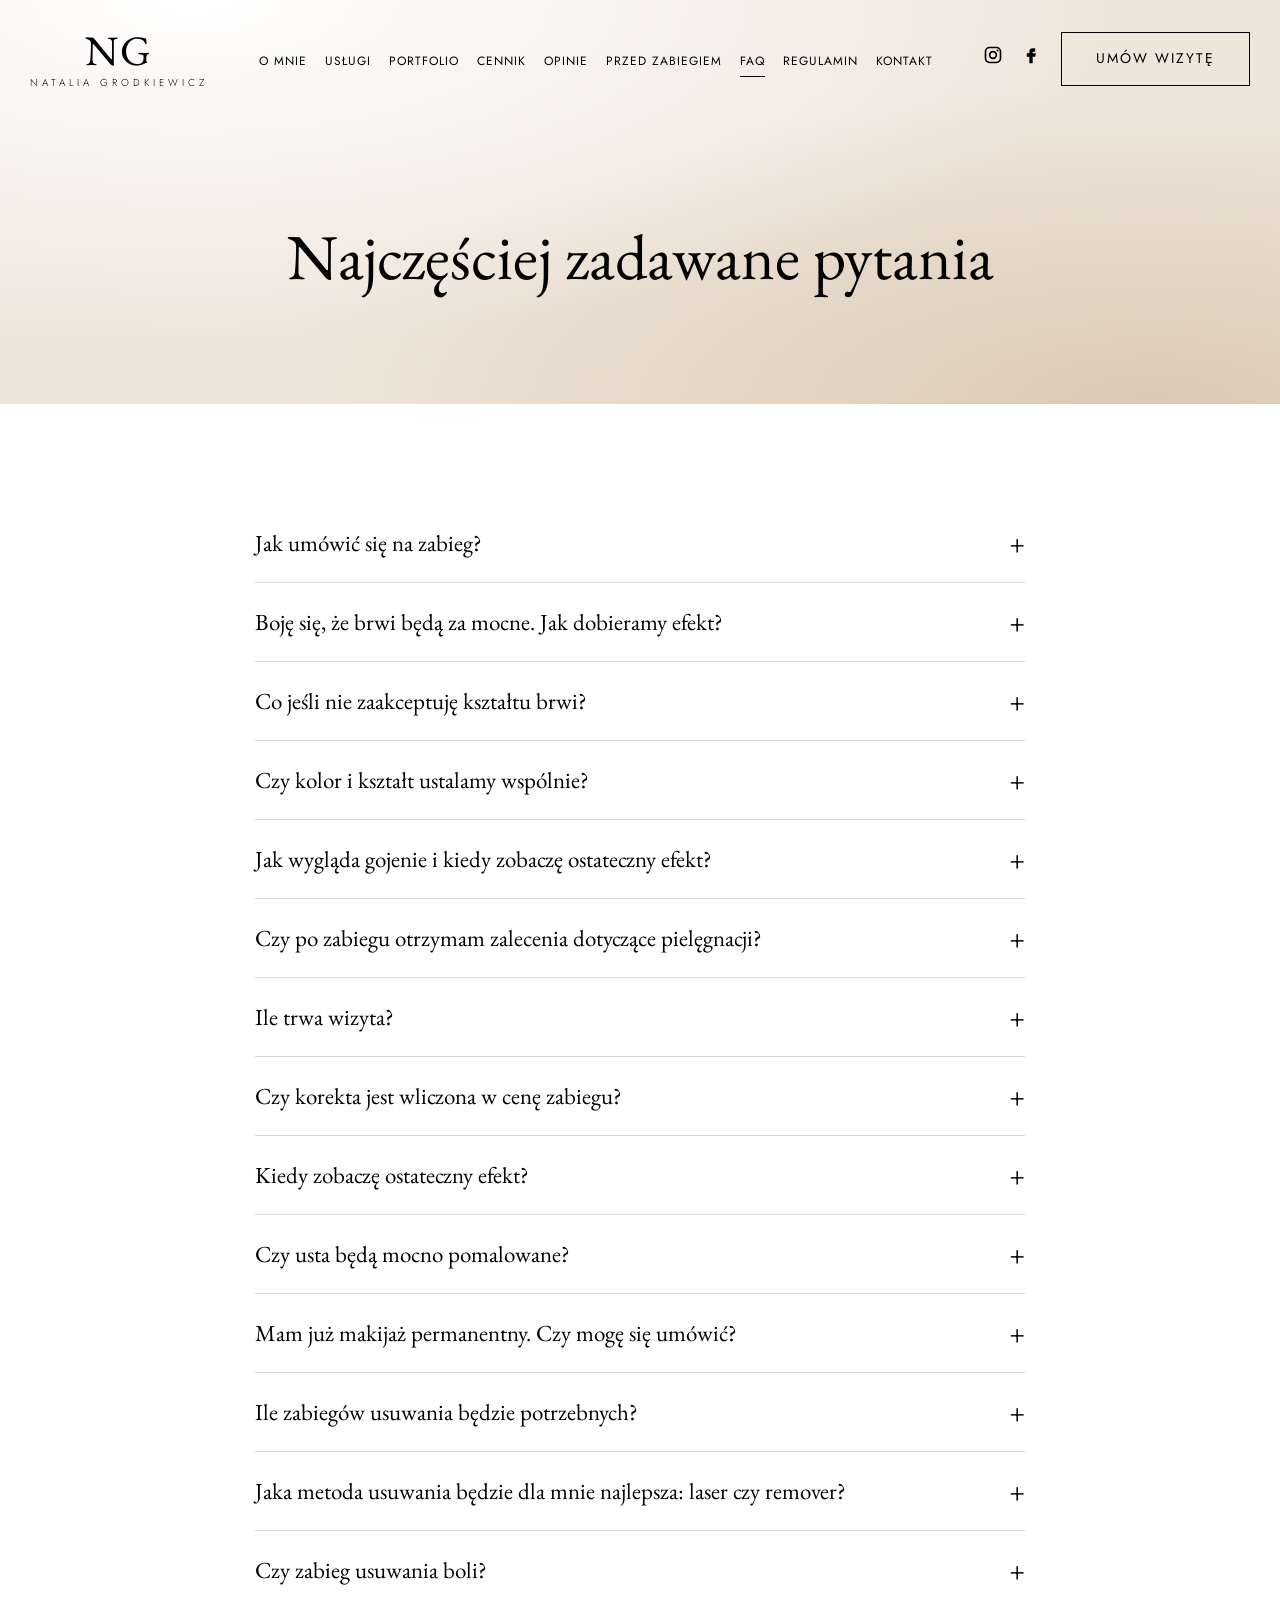
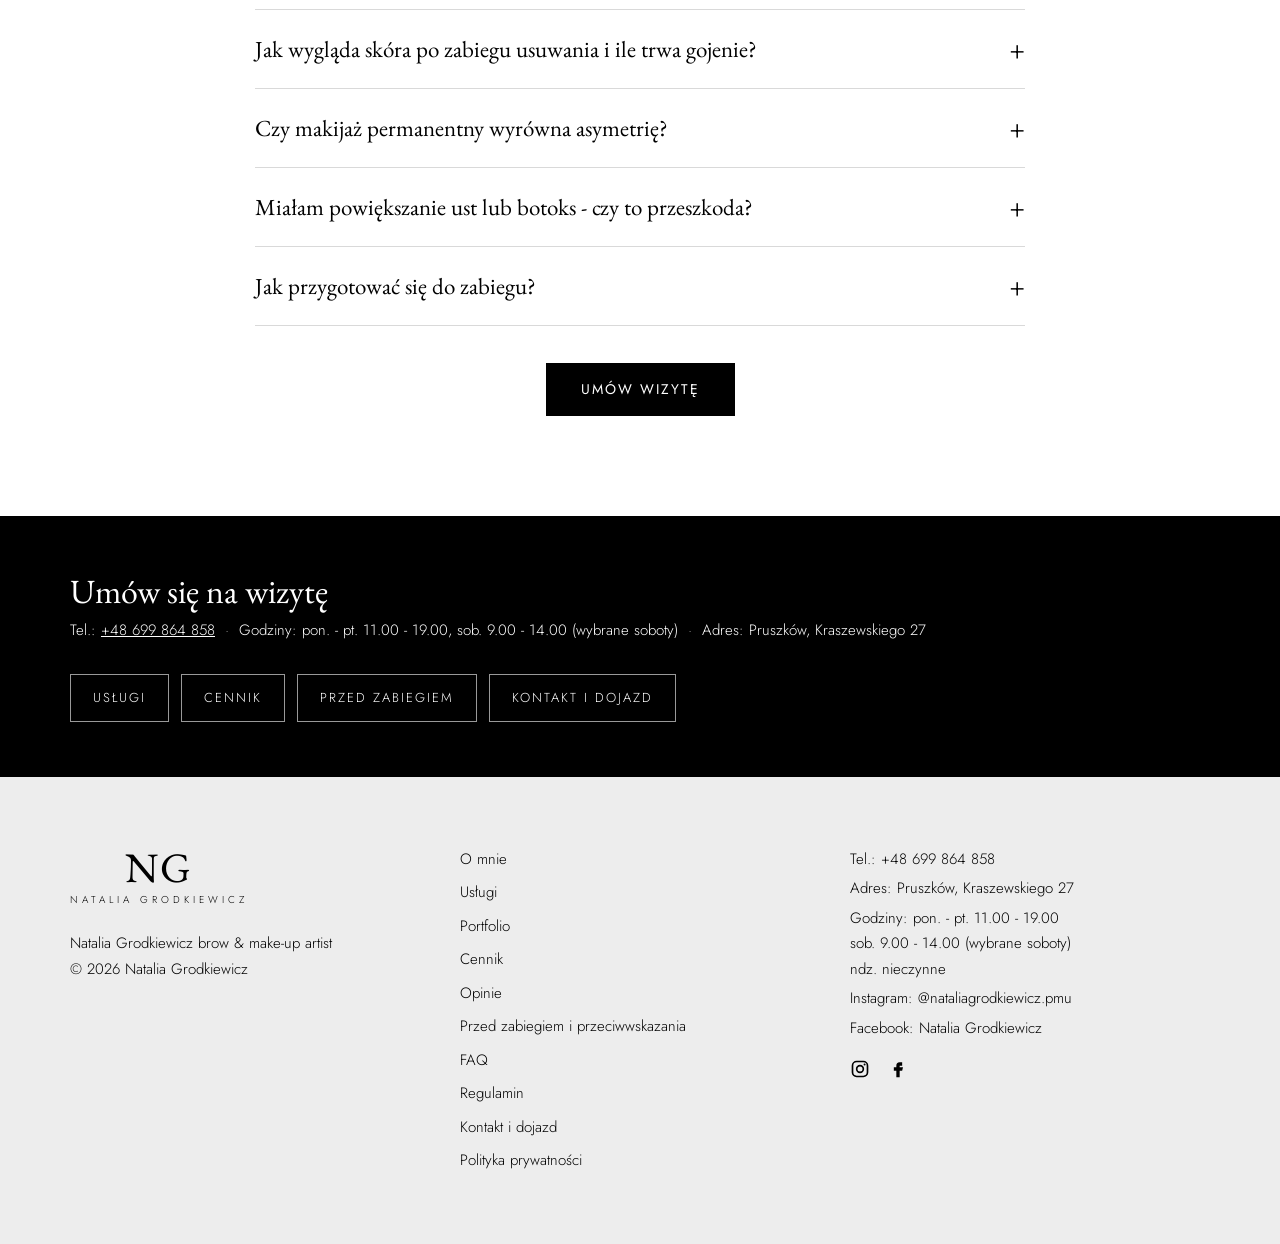
<file: faq.html>
<!DOCTYPE html>
<html lang="pl">
<head>
  <meta charset="UTF-8">
  <meta name="viewport" content="width=device-width, initial-scale=1">
  <title>FAQ - makijaż permanentny brwi i ust | Natalia Grodkiewicz</title>
  <meta name="description" content="Najczęściej zadawane pytania: zapisy, dobór efektu, gojenie, czas wizyty, korekta, efekt ostateczny, przeciwwskazania, usuwanie makijażu permanentnego.">
  <link rel="canonical" href="https://nataliagrodkiewicz.pl/faq.html">
  <meta property="og:type" content="website">
  <meta property="og:locale" content="pl_PL">
  <meta property="og:site_name" content="Natalia Grodkiewicz brow &amp; make-up artist">
  <meta property="og:title" content="FAQ - makijaż permanentny brwi i ust | Natalia Grodkiewicz">
  <meta property="og:description" content="Najczęściej zadawane pytania: zapisy, dobór efektu, gojenie, czas wizyty, korekta, efekt ostateczny, przeciwwskazania, usuwanie makijażu permanentnego.">
  <meta property="og:url" content="https://nataliagrodkiewicz.pl/faq.html">
  <meta property="og:image" content="https://nataliagrodkiewicz.pl/img/og.jpg">
  <meta property="og:image:width" content="1200">
  <meta property="og:image:height" content="630">
  <meta property="og:image:alt" content="Natalia Grodkiewicz brow &amp; make-up artist">
  <meta name="twitter:card" content="summary_large_image">
  <link rel="icon" href="favicon.ico" sizes="48x48">
  <link rel="icon" href="icon-192.png" type="image/png" sizes="192x192">
  <link rel="apple-touch-icon" href="apple-touch-icon.png">
  <link rel="preconnect" href="https://fonts.googleapis.com">
  <link rel="preconnect" href="https://fonts.gstatic.com" crossorigin>
  <link href="https://fonts.googleapis.com/css2?family=EB+Garamond:ital,wght@0,400;0,500;1,400&family=Jost:wght@300;400;500&display=swap" rel="stylesheet">
  <link rel="stylesheet" href="style.css">
<script type="application/ld+json">
{
  "@context": "https://schema.org",
  "@type": "FAQPage",
  "mainEntity": [
    {
      "@type": "Question",
      "name": "Jak umówić się na zabieg?",
      "acceptedAnswer": {
        "@type": "Answer",
        "text": "Zapisów na zabiegi dokonujemy za pośrednictwem numeru telefonu: 699-864-858. Jeśli nie możemy odebrać telefonu, prosimy o pozostawienie wiadomości SMS, oddzwonimy. Zapisy także przez Booksy. Godziny: pon. - pt. 11.00 - 19.00, sob. 9.00 - 14.00 (wybrane soboty), ndz. nieczynne."
      }
    },
    {
      "@type": "Question",
      "name": "Boję się, że brwi będą za mocne. Jak dobieramy efekt?",
      "acceptedAnswer": {
        "@type": "Answer",
        "text": "Przed zabiegiem wspólnie ustalamy kształt, kolor i intensywność makijażu, biorąc pod uwagę Twoją urodę oraz oczekiwania. Bezpośrednio po pigmentacji brwi są intensywniejsze, a efekt ostateczny oceniamy po około 6 tygodniach od pierwszego zabiegu."
      }
    },
    {
      "@type": "Question",
      "name": "Co jeśli nie zaakceptuję kształtu brwi?",
      "acceptedAnswer": {
        "@type": "Answer",
        "text": "Przed pigmentacją pokazuję Ci rysunek wstępny. Możemy go dopracować, a do zabiegu przechodzę dopiero wtedy, gdy zaakceptujesz kształt."
      }
    },
    {
      "@type": "Question",
      "name": "Czy kolor i kształt ustalamy wspólnie?",
      "acceptedAnswer": {
        "@type": "Answer",
        "text": "Tak. Przed zabiegiem omawiamy Twoje oczekiwania i wspólnie dobieramy kolor oraz kształt, tak aby efekt pasował do Twojej urody i był zgodny z tym, co chcesz uzyskać."
      }
    },
    {
      "@type": "Question",
      "name": "Jak wygląda gojenie i kiedy zobaczę ostateczny efekt?",
      "acceptedAnswer": {
        "@type": "Answer",
        "text": "W pierwszych dniach po zabiegu makijaż jest intensywniejszy, a w trakcie gojenia jego wygląd stopniowo łagodnieje. Ostateczny efekt oceniamy po około 6 tygodniach od pierwszego zabiegu."
      }
    },
    {
      "@type": "Question",
      "name": "Czy po zabiegu otrzymam zalecenia dotyczące pielęgnacji?",
      "acceptedAnswer": {
        "@type": "Answer",
        "text": "Tak. Po zabiegu otrzymasz zalecenia dotyczące pielęgnacji i gojenia. Jeśli pojawią się pytania, możesz się ze mną skontaktować."
      }
    },
    {
      "@type": "Question",
      "name": "Ile trwa wizyta?",
      "acceptedAnswer": {
        "@type": "Answer",
        "text": "Makijaż permanentny brwi, metoda pudrowa - 3 h, Makijaż permanentny ust - 3 h 30 min, Permanent Duo - usta i brwi permanentne - 6 h 30 min, Korekta brwi/usta - 1 h. Pozostałe czasy znajdziesz w cenniku."
      }
    },
    {
      "@type": "Question",
      "name": "Czy korekta jest wliczona w cenę zabiegu?",
      "acceptedAnswer": {
        "@type": "Answer",
        "text": "Nie. Zabieg obejmuje jedną wizytę. Ewentualne dopigmentowanie (tzw. korekta) może być wykonana nie wcześniej niż 6 tygodni, a nie później niż 12 tygodni od pierwszego zabiegu i wynosi 200 zł."
      }
    },
    {
      "@type": "Question",
      "name": "Kiedy zobaczę ostateczny efekt?",
      "acceptedAnswer": {
        "@type": "Answer",
        "text": "Efekt ostateczny po wykonaniu zabiegu makijażu permanentnego wynosi minimum 6 tygodni po zabiegu uzupełniającym (tzw. pierwszej korekcie)."
      }
    },
    {
      "@type": "Question",
      "name": "Czy usta będą mocno pomalowane?",
      "acceptedAnswer": {
        "@type": "Answer",
        "text": "Nie chodzi o stworzenie mocno pomalowanych ust, ale o wydobycie ich kształtu i koloru. Bezpośrednio po pigmentacji kolor jest bardziej intensywny, natomiast po wygojeniu staje się delikatniejszy i bardziej naturalny."
      }
    },
    {
      "@type": "Question",
      "name": "Mam już makijaż permanentny. Czy mogę się umówić?",
      "acceptedAnswer": {
        "@type": "Answer",
        "text": "Każda klientka, która miała kiedykolwiek wykonany zabieg makijażu permanentnego, jest zobowiązana do zgłoszenia tego faktu wcześniej, ponieważ zdarza się, że na poprzednim makijażu nie możemy wykonać pigmentacji, a dany makijaż najpierw należy rozjaśnić zabiegiem laserowym lub removerem w celu wykonania coveru. W takiej sytuacji proszę o wysłanie zdjęć bądź umówienie konsultacji przed PMU - znajdziesz w cenniku."
      }
    },
    {
      "@type": "Question",
      "name": "Ile zabiegów usuwania będzie potrzebnych?",
      "acceptedAnswer": {
        "@type": "Answer",
        "text": "To kwestia indywidualna. Nie da się rzetelnie określić liczby zabiegów bez oceny pigmentacji i skóry. Często potrzebna jest seria spotkań, a każdy kolejny zabieg planuję po ocenie gojenia i reakcji skóry. Plan działania ustalamy na pierwszej wizycie bądź po konsultacji - znajdziesz w cenniku."
      }
    },
    {
      "@type": "Question",
      "name": "Jaka metoda usuwania będzie dla mnie najlepsza: laser czy remover?",
      "acceptedAnswer": {
        "@type": "Answer",
        "text": "Nie ma jednej metody odpowiedniej dla każdej pigmentacji. Podczas konsultacji oceniam m.in. kolor, głębokość i nasycenie pigmentu, stan skóry. Na tej podstawie omawiam możliwe rozwiązania."
      }
    },
    {
      "@type": "Question",
      "name": "Czy zabieg usuwania boli?",
      "acceptedAnswer": {
        "@type": "Answer",
        "text": "Odczucia są indywidualne i zależą od wybranej metody oraz wrażliwości skóry. Jeśli obawiasz się dyskomfortu, powiedz mi o tym podczas konsultacji, omówię z Tobą przebieg zabiegu."
      }
    },
    {
      "@type": "Question",
      "name": "Jak wygląda skóra po zabiegu usuwania i ile trwa gojenie?",
      "acceptedAnswer": {
        "@type": "Answer",
        "text": "Reakcja skóry zależy od zastosowanej metody i może różnić się u poszczególnych osób. Po zabiegu mogą pojawić się m.in. zaczerwienienie, obrzęk, strupki lub przejściowa zmiana kolorytu. Otrzymasz zalecenia pielęgnacyjne dopasowane do wykonanej metody."
      }
    },
    {
      "@type": "Question",
      "name": "Czy makijaż permanentny wyrówna asymetrię?",
      "acceptedAnswer": {
        "@type": "Answer",
        "text": "Podczas zabiegu ust możemy delikatnie skorygować asymetrię. Do wyrównania proporcji służą zabiegi medycyny estetycznej (toksyna botulinowa lub kwas hialuronowy). Przy bardzo widocznych dysproporcjach strony lewej do prawej nie równamy ich na siłę!"
      }
    },
    {
      "@type": "Question",
      "name": "Miałam powiększanie ust lub botoks - czy to przeszkoda?",
      "acceptedAnswer": {
        "@type": "Answer",
        "text": "Klientka, która miała wcześniej wykonywany zabieg powiększania i modelowania ust lub botoks, jest zobowiązana poinformować nas o tym fakcie, zanim umówi się na wizytę. Wśród przeciwwskazań są m.in. zabiegi z użyciem toksyny botulinowej (min. 4 miesiące) oraz inne zabiegi inwazyjne, np. wypełniacze (odstęp minimum miesiąca)."
      }
    },
    {
      "@type": "Question",
      "name": "Jak przygotować się do zabiegu?",
      "acceptedAnswer": {
        "@type": "Answer",
        "text": "Na miesiąc przed zabiegiem nie korzystamy z zabiegów laserowych, na tydzień przed zabiegiem - z woskowania, epilacji i depilacji, a w przeddzień i w dniu zabiegu nie należy zażywać leków i substancji rozrzedzających krew. Wszystkie zalecenia znajdziesz na stronie Przed zabiegiem."
      }
    }
  ]
}
</script>
</head>
<body>

<!-- HEADER -->
<header class="header" id="header">
  <div class="header__inner">
    <a href="index.html" class="logo">NG<span>Natalia Grodkiewicz</span></a>
    <nav class="nav" aria-label="Menu główne">
      <ul>
        <li><a href="o-mnie.html">O mnie</a></li>
        <li><a href="uslugi.html">Usługi</a></li>
        <li><a href="portfolio.html">Portfolio</a></li>
        <li><a href="cennik.html">Cennik</a></li>
        <li><a href="opinie.html">Opinie</a></li>
        <li><a href="przed-zabiegiem.html">Przed zabiegiem</a></li>
        <li><a href="faq.html" class="active" aria-current="page">FAQ</a></li>
        <li><a href="regulamin.html">Regulamin</a></li>
        <li><a href="kontakt.html">Kontakt</a></li>
      </ul>
    </nav>
    <div class="header__right">
      <div class="header__social"><a href="https://www.instagram.com/nataliagrodkiewicz.pmu/" target="_blank" rel="noopener" aria-label="Instagram"><svg viewBox="0 0 24 24"><rect x="3" y="3" width="18" height="18" rx="5" fill="none" stroke="currentColor" stroke-width="2"/><circle cx="12" cy="12" r="4" fill="none" stroke="currentColor" stroke-width="2"/><circle cx="17.5" cy="6.5" r="1.2"/></svg></a><a href="https://www.facebook.com/people/Natalia-Grodkiewicz-Makija%C5%BC-permanentny-Pruszk%C3%B3w/100039896664338/" target="_blank" rel="noopener" aria-label="Facebook"><svg viewBox="0 0 24 24"><path d="M14 8h3V4h-3c-2.8 0-4 1.8-4 4v2H7v4h3v8h4v-8h3l1-4h-4V8.5c0-.3.2-.5.5-.5z"/></svg></a></div>
      <a href="https://nataliagrodkiewicz.booksy.com/k/" target="_blank" rel="noopener" class="btn btn--outline-dark header__cta">Umów wizytę</a>
      <button class="hamburger" id="hamburger" aria-label="Menu"><span></span><span></span><span></span></button>
    </div>
  </div>
</header>

<!-- FULLSCREEN MENU -->
<nav class="menu" id="menu">
  <ul>
    <li><a href="o-mnie.html">O mnie</a></li>
    <li><a href="uslugi.html">Usługi</a></li>
    <li><a href="portfolio.html">Portfolio</a></li>
    <li><a href="cennik.html">Cennik</a></li>
    <li><a href="opinie.html">Opinie</a></li>
    <li><a href="przed-zabiegiem.html">Przed zabiegiem</a></li>
    <li><a href="faq.html" class="active" aria-current="page">FAQ</a></li>
    <li><a href="regulamin.html">Regulamin</a></li>
    <li><a href="kontakt.html">Kontakt</a></li>
  </ul>
</nav>

<!-- PAGE HEADER -->
<section class="page-header">
  <div class="container narrow">
    <h1>Najczęściej zadawane pytania</h1>
  </div>
</section>

<section class="section">
  <div class="container narrow">
    <div class="accordion">
      <button class="accordion__btn">Jak umówić się na zabieg?</button>
      <div class="accordion__panel"><div class="accordion__inner"><p>Zapisów na zabiegi dokonujemy za pośrednictwem numeru telefonu: <a href="tel:+48699864858" class="link">699-864-858</a>. Jeśli nie możemy odebrać telefonu, prosimy o pozostawienie wiadomości SMS, oddzwonimy.</p><p>Zapisy także przez <a href="https://nataliagrodkiewicz.booksy.com/k/" target="_blank" rel="noopener" class="link">Booksy</a>.</p><p>Godziny: pon. - pt. 11.00 - 19.00, sob. 9.00 - 14.00 (wybrane soboty), ndz. nieczynne.</p></div></div>
    </div>
    <div class="accordion">
      <button class="accordion__btn">Boję się, że brwi będą za mocne. Jak dobieramy efekt?</button>
      <div class="accordion__panel"><div class="accordion__inner"><p>Przed zabiegiem wspólnie ustalamy kształt, kolor i intensywność makijażu, biorąc pod uwagę Twoją urodę oraz oczekiwania. Bezpośrednio po pigmentacji brwi są intensywniejsze, a efekt ostateczny oceniamy po około 6 tygodniach od pierwszego zabiegu.</p></div></div>
    </div>
    <div class="accordion">
      <button class="accordion__btn">Co jeśli nie zaakceptuję kształtu brwi?</button>
      <div class="accordion__panel"><div class="accordion__inner"><p>Przed pigmentacją pokazuję Ci rysunek wstępny. Możemy go dopracować, a do zabiegu przechodzę dopiero wtedy, gdy zaakceptujesz kształt.</p></div></div>
    </div>
    <div class="accordion">
      <button class="accordion__btn">Czy kolor i kształt ustalamy wspólnie?</button>
      <div class="accordion__panel"><div class="accordion__inner"><p>Tak. Przed zabiegiem omawiamy Twoje oczekiwania i wspólnie dobieramy kolor oraz kształt, tak aby efekt pasował do Twojej urody i był zgodny z tym, co chcesz uzyskać.</p></div></div>
    </div>
    <div class="accordion">
      <button class="accordion__btn">Jak wygląda gojenie i kiedy zobaczę ostateczny efekt?</button>
      <div class="accordion__panel"><div class="accordion__inner"><p>W pierwszych dniach po zabiegu makijaż jest intensywniejszy, a w trakcie gojenia jego wygląd stopniowo łagodnieje. Ostateczny efekt oceniamy po około 6 tygodniach od pierwszego zabiegu.</p></div></div>
    </div>
    <div class="accordion">
      <button class="accordion__btn">Czy po zabiegu otrzymam zalecenia dotyczące pielęgnacji?</button>
      <div class="accordion__panel"><div class="accordion__inner"><p>Tak. Po zabiegu otrzymasz zalecenia dotyczące pielęgnacji i gojenia. Jeśli pojawią się pytania, możesz się ze mną skontaktować.</p></div></div>
    </div>
    <div class="accordion">
      <button class="accordion__btn">Ile trwa wizyta?</button>
      <div class="accordion__panel"><div class="accordion__inner"><ul class="list"><li>Makijaż permanentny brwi, metoda pudrowa - 3 h,</li><li>Makijaż permanentny ust - 3 h 30 min,</li><li>Permanent Duo - usta i brwi permanentne - 6 h 30 min,</li><li>Korekta brwi/usta - 1 h.</li></ul><p>Pozostałe czasy znajdziesz w <a href="cennik.html" class="link">cenniku</a>.</p></div></div>
    </div>
    <div class="accordion">
      <button class="accordion__btn">Czy korekta jest wliczona w cenę zabiegu?</button>
      <div class="accordion__panel"><div class="accordion__inner"><p>Nie. Zabieg obejmuje jedną wizytę. Ewentualne dopigmentowanie (tzw. korekta) może być wykonana nie wcześniej niż 6 tygodni, a nie później niż 12 tygodni od pierwszego zabiegu i wynosi 200 zł.</p></div></div>
    </div>
    <div class="accordion">
      <button class="accordion__btn">Kiedy zobaczę ostateczny efekt?</button>
      <div class="accordion__panel"><div class="accordion__inner"><p>Efekt ostateczny po wykonaniu zabiegu makijażu permanentnego wynosi minimum 6 tygodni po zabiegu uzupełniającym (tzw. pierwszej korekcie).</p></div></div>
    </div>
    <div class="accordion">
      <button class="accordion__btn">Czy usta będą mocno pomalowane?</button>
      <div class="accordion__panel"><div class="accordion__inner"><p>Nie chodzi o stworzenie mocno pomalowanych ust, ale o wydobycie ich kształtu i koloru. Bezpośrednio po pigmentacji kolor jest bardziej intensywny, natomiast po wygojeniu staje się delikatniejszy i bardziej naturalny.</p></div></div>
    </div>
    <div class="accordion">
      <button class="accordion__btn">Mam już makijaż permanentny. Czy mogę się umówić?</button>
      <div class="accordion__panel"><div class="accordion__inner"><p>Każda klientka, która miała kiedykolwiek wykonany zabieg makijażu permanentnego, jest zobowiązana do zgłoszenia tego faktu wcześniej, ponieważ zdarza się, że na poprzednim makijażu nie możemy wykonać pigmentacji, a dany makijaż najpierw należy rozjaśnić zabiegiem laserowym lub removerem w celu wykonania coveru. W takiej sytuacji proszę o wysłanie zdjęć bądź umówienie konsultacji przed PMU - znajdziesz w <a href="cennik.html" class="link">cenniku</a>.</p></div></div>
    </div>
    <div class="accordion">
      <button class="accordion__btn">Ile zabiegów usuwania będzie potrzebnych?</button>
      <div class="accordion__panel"><div class="accordion__inner"><p>To kwestia indywidualna. Nie da się rzetelnie określić liczby zabiegów bez oceny pigmentacji i skóry. Często potrzebna jest seria spotkań, a każdy kolejny zabieg planuję po ocenie gojenia i reakcji skóry. Plan działania ustalamy na pierwszej wizycie bądź po konsultacji - znajdziesz w <a href="cennik.html#usuwanie" class="link">cenniku</a>.</p></div></div>
    </div>
    <div class="accordion">
      <button class="accordion__btn">Jaka metoda usuwania będzie dla mnie najlepsza: laser czy remover?</button>
      <div class="accordion__panel"><div class="accordion__inner"><p>Nie ma jednej metody odpowiedniej dla każdej pigmentacji. Podczas konsultacji oceniam m.in. kolor, głębokość i nasycenie pigmentu, stan skóry. Na tej podstawie omawiam możliwe rozwiązania.</p></div></div>
    </div>
    <div class="accordion">
      <button class="accordion__btn">Czy zabieg usuwania boli?</button>
      <div class="accordion__panel"><div class="accordion__inner"><p>Odczucia są indywidualne i zależą od wybranej metody oraz wrażliwości skóry. Jeśli obawiasz się dyskomfortu, powiedz mi o tym podczas konsultacji, omówię z Tobą przebieg zabiegu.</p></div></div>
    </div>
    <div class="accordion">
      <button class="accordion__btn">Jak wygląda skóra po zabiegu usuwania i ile trwa gojenie?</button>
      <div class="accordion__panel"><div class="accordion__inner"><p>Reakcja skóry zależy od zastosowanej metody i może różnić się u poszczególnych osób. Po zabiegu mogą pojawić się m.in. zaczerwienienie, obrzęk, strupki lub przejściowa zmiana kolorytu. Otrzymasz zalecenia pielęgnacyjne dopasowane do wykonanej metody.</p></div></div>
    </div>
    <div class="accordion">
      <button class="accordion__btn">Czy makijaż permanentny wyrówna asymetrię?</button>
      <div class="accordion__panel"><div class="accordion__inner"><p>Podczas zabiegu ust możemy delikatnie skorygować asymetrię. Do wyrównania proporcji służą zabiegi medycyny estetycznej (toksyna botulinowa lub kwas hialuronowy). Przy bardzo widocznych dysproporcjach strony lewej do prawej nie równamy ich na siłę!</p></div></div>
    </div>
    <div class="accordion">
      <button class="accordion__btn">Miałam powiększanie ust lub botoks - czy to przeszkoda?</button>
      <div class="accordion__panel"><div class="accordion__inner"><p>Klientka, która miała wcześniej wykonywany zabieg powiększania i modelowania ust lub botoks, jest zobowiązana poinformować nas o tym fakcie, zanim umówi się na wizytę. Wśród <a href="przed-zabiegiem.html#przeciwwskazania" class="link">przeciwwskazań</a> są m.in. zabiegi z użyciem toksyny botulinowej (min. 4 miesiące) oraz inne zabiegi inwazyjne, np. wypełniacze (odstęp minimum miesiąca).</p></div></div>
    </div>
    <div class="accordion">
      <button class="accordion__btn">Jak przygotować się do zabiegu?</button>
      <div class="accordion__panel"><div class="accordion__inner"><p>Na miesiąc przed zabiegiem nie korzystamy z zabiegów laserowych, na tydzień przed zabiegiem - z woskowania, epilacji i depilacji, a w przeddzień i w dniu zabiegu nie należy zażywać leków i substancji rozrzedzających krew. Wszystkie zalecenia znajdziesz na stronie <a href="przed-zabiegiem.html" class="link">Przed zabiegiem</a>.</p></div></div>
    </div>
    <div class="center"><a href="https://nataliagrodkiewicz.booksy.com/k/" target="_blank" rel="noopener" class="btn btn--dark">Umów wizytę</a></div>
  </div>
</section>

<!-- SZYBKIE LINKI -->
<section class="cta-band">
  <div class="container cta-band__inner">
    <div>
      <h2 class="cta-band__title">Umów się na wizytę</h2>
      <p class="cta-band__info"><span>Tel.: <a href="tel:+48699864858" class="link">+48 699 864 858</a></span><span>Godziny: pon. - pt. 11.00 - 19.00, sob. 9.00 - 14.00 (wybrane soboty)</span><span>Adres: Pruszków, Kraszewskiego 27</span></p>
    </div>
    <ul class="cta-band__links">
      <li><a href="uslugi.html">Usługi</a></li>
      <li><a href="cennik.html">Cennik</a></li>
      <li><a href="przed-zabiegiem.html">Przed zabiegiem</a></li>
      <li><a href="kontakt.html">Kontakt i dojazd</a></li>
    </ul>
  </div>
</section>

<!-- FOOTER -->
<footer class="footer">
  <div class="container footer__grid">
    <div>
      <a href="index.html" class="logo logo--dark">NG<span>Natalia Grodkiewicz</span></a>
      <p class="footer__copy">Natalia Grodkiewicz brow &amp; make-up artist<br>© 2026 Natalia Grodkiewicz</p>
    </div>
    <ul class="footer__links">
      <li><a href="o-mnie.html">O mnie</a></li>
      <li><a href="uslugi.html">Usługi</a></li>
      <li><a href="portfolio.html">Portfolio</a></li>
      <li><a href="cennik.html">Cennik</a></li>
      <li><a href="opinie.html">Opinie</a></li>
      <li><a href="przed-zabiegiem.html">Przed zabiegiem i przeciwwskazania</a></li>
      <li><a href="faq.html">FAQ</a></li>
      <li><a href="regulamin.html">Regulamin</a></li>
      <li><a href="kontakt.html">Kontakt i dojazd</a></li>
      <li><a href="polityka-prywatnosci.html">Polityka prywatności</a></li>
    </ul>
    <div class="footer__contact">
      <p>Tel.: <a href="tel:+48699864858">+48 699 864 858</a></p>
      <p>Adres: <a href="https://maps.app.goo.gl/C7wtLCn59jESsGDr9" target="_blank" rel="noopener">Pruszków, Kraszewskiego 27</a></p>
      <p>Godziny: pon. - pt. 11.00 - 19.00<br>sob. 9.00 - 14.00 (wybrane soboty)<br>ndz. nieczynne</p>
      <p>Instagram: <a href="https://www.instagram.com/nataliagrodkiewicz.pmu/" target="_blank" rel="noopener">@nataliagrodkiewicz.pmu</a></p>
      <p>Facebook: <a href="https://www.facebook.com/people/Natalia-Grodkiewicz-Makija%C5%BC-permanentny-Pruszk%C3%B3w/100039896664338/" target="_blank" rel="noopener">Natalia Grodkiewicz</a></p>
      <div class="footer__social"><a href="https://www.instagram.com/nataliagrodkiewicz.pmu/" target="_blank" rel="noopener" aria-label="Instagram"><svg viewBox="0 0 24 24"><rect x="3" y="3" width="18" height="18" rx="5" fill="none" stroke="currentColor" stroke-width="2"/><circle cx="12" cy="12" r="4" fill="none" stroke="currentColor" stroke-width="2"/><circle cx="17.5" cy="6.5" r="1.2"/></svg></a><a href="https://www.facebook.com/people/Natalia-Grodkiewicz-Makija%C5%BC-permanentny-Pruszk%C3%B3w/100039896664338/" target="_blank" rel="noopener" aria-label="Facebook"><svg viewBox="0 0 24 24"><path d="M14 8h3V4h-3c-2.8 0-4 1.8-4 4v2H7v4h3v8h4v-8h3l1-4h-4V8.5c0-.3.2-.5.5-.5z"/></svg></a></div>
    </div>
  </div>
</footer>

<!-- POPUP: ZADZWOŃ (otwierany przyciskiem „Zadzwoń”) -->
<div class="popup" id="popup">
  <div class="popup__box">
    <button class="popup__close" data-close-popup aria-label="Zamknij">&times;</button>
    <div class="popup__form">
      <h4>Zadzwoń</h4>
      <p>Zapisów na zabiegi dokonujemy za pośrednictwem numeru telefonu. Jeśli nie możemy odebrać telefonu, prosimy o pozostawienie wiadomości SMS, oddzwonimy.</p>
      <span class="popup__label">Tel.:</span>
      <a href="tel:+48699864858" class="popup__phone">+48 699 864 858</a>
      <p>Godziny: pon. - pt. 11.00 - 19.00, sob. 9.00 - 14.00 (wybrane soboty)</p>
      <p>Adres: Pruszków, Kraszewskiego 27</p>
      <div class="popup__actions">
        <a href="tel:+48699864858" class="btn btn--dark">Zadzwoń</a>
        <a href="sms:+48699864858" class="btn btn--outline-dark">Wyślij SMS</a>
      </div>
      <p class="popup__note">Dokonanie zapisu na zabieg oznacza pełną akceptację <a href="regulamin.html" class="link">regulaminu</a>. Sprawdź też <a href="przed-zabiegiem.html#przeciwwskazania" class="link">przeciwwskazania</a>.</p>
    </div>
  </div>
</div>

<script src="script.js"></script>
</body>
</html>
</file>
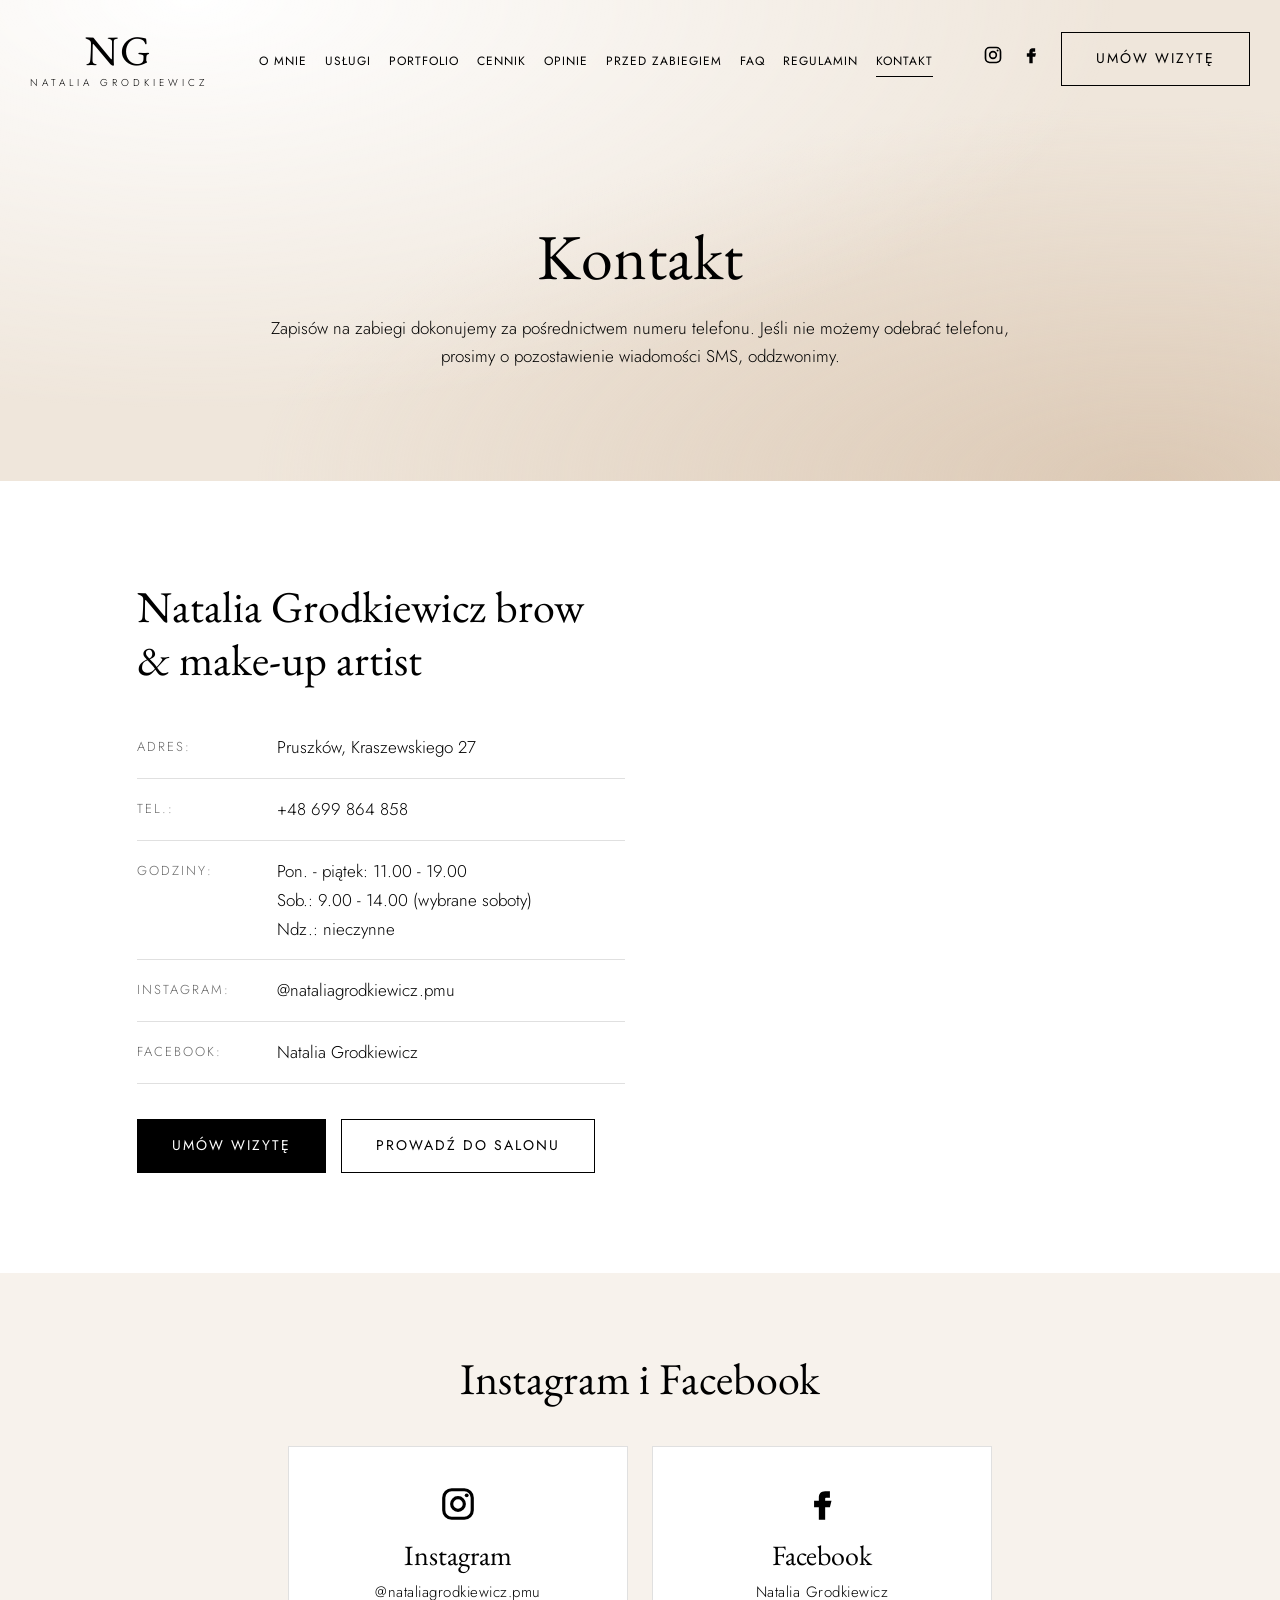
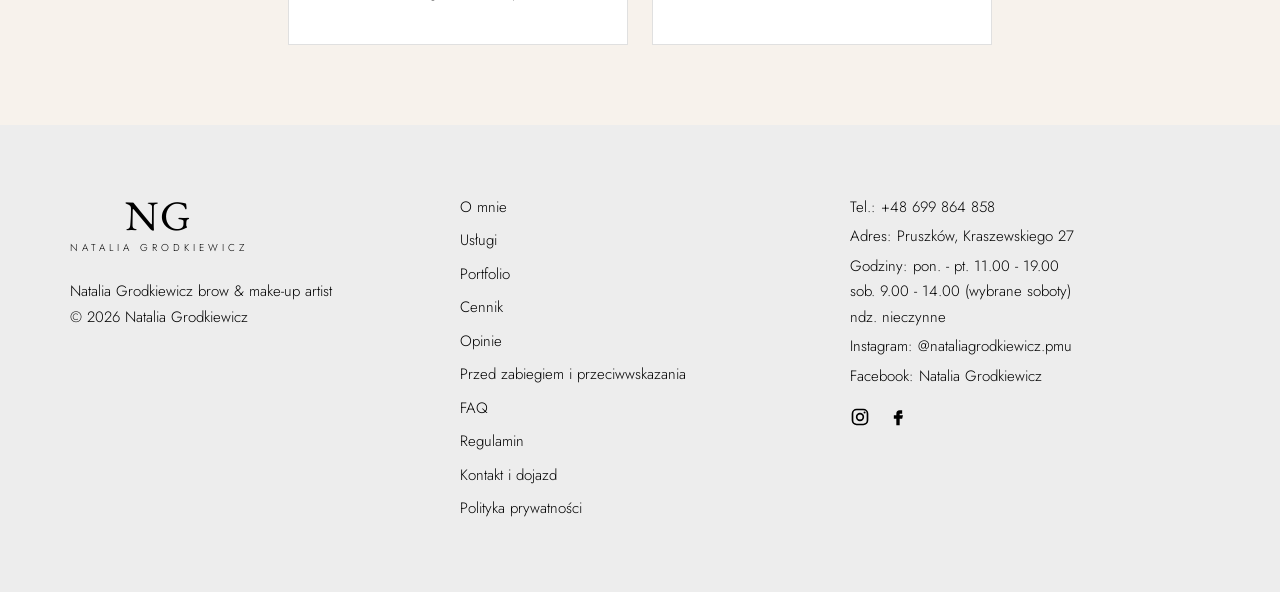
<file: kontakt.html>
<!DOCTYPE html>
<html lang="pl">
<head>
  <meta charset="UTF-8">
  <meta name="viewport" content="width=device-width, initial-scale=1">
  <title>Kontakt - Natalia Grodkiewicz | makijaż permanentny Pruszków</title>
  <meta name="description" content="Natalia Grodkiewicz brow & make-up artist. Pruszków, Kraszewskiego 27. Tel. 699-864-858. Pon. - piątek 11-19, wybrane soboty 9-14.">
  <link rel="canonical" href="https://nataliagrodkiewicz.pl/kontakt.html">
  <meta property="og:type" content="website">
  <meta property="og:locale" content="pl_PL">
  <meta property="og:site_name" content="Natalia Grodkiewicz brow &amp; make-up artist">
  <meta property="og:title" content="Kontakt - Natalia Grodkiewicz | makijaż permanentny Pruszków">
  <meta property="og:description" content="Natalia Grodkiewicz brow &amp; make-up artist. Pruszków, Kraszewskiego 27. Tel. 699-864-858. Pon. - piątek 11-19, wybrane soboty 9-14.">
  <meta property="og:url" content="https://nataliagrodkiewicz.pl/kontakt.html">
  <meta property="og:image" content="https://nataliagrodkiewicz.pl/img/og.jpg">
  <meta property="og:image:width" content="1200">
  <meta property="og:image:height" content="630">
  <meta property="og:image:alt" content="Natalia Grodkiewicz brow &amp; make-up artist">
  <meta name="twitter:card" content="summary_large_image">
  <link rel="icon" href="favicon.ico" sizes="48x48">
  <link rel="icon" href="icon-192.png" type="image/png" sizes="192x192">
  <link rel="apple-touch-icon" href="apple-touch-icon.png">
  <link rel="preconnect" href="https://fonts.googleapis.com">
  <link rel="preconnect" href="https://fonts.gstatic.com" crossorigin>
  <link href="https://fonts.googleapis.com/css2?family=EB+Garamond:ital,wght@0,400;0,500;1,400&family=Jost:wght@300;400;500&display=swap" rel="stylesheet">
  <link rel="stylesheet" href="style.css">
<script type="application/ld+json">
{
  "@context": "https://schema.org",
  "@type": "BeautySalon",
  "@id": "https://nataliagrodkiewicz.pl/#salon",
  "name": "Natalia Grodkiewicz - brow & make-up artist",
  "description": "Makijaż permanentny brwi (Ombre Brows) i ust, usuwanie makijażu permanentnego oraz zabiegi laserowe w Pruszkowie.",
  "url": "https://nataliagrodkiewicz.pl/",
  "image": "https://nataliagrodkiewicz.pl/img/og.jpg",
  "telephone": "+48 699 864 858",
  "priceRange": "50-1790 zł",
  "address": {
    "@type": "PostalAddress",
    "streetAddress": "Kraszewskiego 27",
    "addressLocality": "Pruszków",
    "postalCode": "05-800",
    "addressCountry": "PL"
  },
  "geo": {
    "@type": "GeoCoordinates",
    "latitude": 52.16292,
    "longitude": 20.80867
  },
  "hasMap": "https://maps.app.goo.gl/C7wtLCn59jESsGDr9",
  "openingHoursSpecification": [
    {
      "@type": "OpeningHoursSpecification",
      "dayOfWeek": [
        "Monday",
        "Tuesday",
        "Wednesday",
        "Thursday",
        "Friday"
      ],
      "opens": "11:00",
      "closes": "19:00"
    }
  ],
  "sameAs": [
    "https://www.instagram.com/nataliagrodkiewicz.pmu/",
    "https://www.facebook.com/people/Natalia-Grodkiewicz-Makija%C5%BC-permanentny-Pruszk%C3%B3w/100039896664338/",
    "https://nataliagrodkiewicz.booksy.com/k/"
  ],
  "hasOfferCatalog": {
    "@type": "OfferCatalog",
    "name": "Cennik",
    "itemListElement": [
      {
        "@type": "OfferCatalog",
        "name": "Makijaż permanentny",
        "itemListElement": [
          {
            "@type": "Offer",
            "itemOffered": {
              "@type": "Service",
              "name": "Konsultacja przed makijażem permanentnym + rysunek"
            },
            "priceCurrency": "PLN",
            "price": 50
          },
          {
            "@type": "Offer",
            "itemOffered": {
              "@type": "Service",
              "name": "Permanent Duo - usta i brwi permanentne"
            },
            "priceCurrency": "PLN",
            "price": 1790
          },
          {
            "@type": "Offer",
            "itemOffered": {
              "@type": "Service",
              "name": "Makijaż permanentny brwi, metoda pudrowa"
            },
            "priceCurrency": "PLN",
            "price": 990
          },
          {
            "@type": "Offer",
            "itemOffered": {
              "@type": "Service",
              "name": "Makijaż permanentny ust"
            },
            "priceCurrency": "PLN",
            "price": 990
          },
          {
            "@type": "Offer",
            "itemOffered": {
              "@type": "Service",
              "name": "Korekta brwi/usta 6-12 tygodni od zabiegu"
            },
            "priceCurrency": "PLN",
            "price": 200
          },
          {
            "@type": "Offer",
            "itemOffered": {
              "@type": "Service",
              "name": "Dopigmentowanie do 1,5 roku"
            },
            "priceCurrency": "PLN",
            "price": 600
          },
          {
            "@type": "Offer",
            "itemOffered": {
              "@type": "Service",
              "name": "Dopigmentowanie po 1,5 roku"
            },
            "priceCurrency": "PLN",
            "price": 850
          }
        ]
      },
      {
        "@type": "OfferCatalog",
        "name": "Usuwanie makijażu permanentnego",
        "itemListElement": [
          {
            "@type": "Offer",
            "itemOffered": {
              "@type": "Service",
              "name": "Konsultacja przed usuwaniem PMU"
            },
            "priceCurrency": "PLN",
            "price": 50
          },
          {
            "@type": "Offer",
            "itemOffered": {
              "@type": "Service",
              "name": "Kompleksowe usuwanie makijażu permanentnego"
            },
            "priceCurrency": "PLN",
            "price": 300
          }
        ]
      },
      {
        "@type": "OfferCatalog",
        "name": "Zabiegi laserowe",
        "itemListElement": [
          {
            "@type": "Offer",
            "itemOffered": {
              "@type": "Service",
              "name": "Peeling węglowy (twarz + szyja)"
            },
            "priceCurrency": "PLN",
            "price": 300
          },
          {
            "@type": "Offer",
            "itemOffered": {
              "@type": "Service",
              "name": "Peeling węglowy (twarz + szyja + dekolt)"
            },
            "priceCurrency": "PLN",
            "price": 400
          },
          {
            "@type": "Offer",
            "itemOffered": {
              "@type": "Service",
              "name": "Laserowe ocieplenie pigmentacji"
            },
            "priceCurrency": "PLN",
            "priceSpecification": {
              "@type": "PriceSpecification",
              "minPrice": 150,
              "priceCurrency": "PLN"
            }
          },
          {
            "@type": "Offer",
            "itemOffered": {
              "@type": "Service",
              "name": "Laserowe usuwanie tatuażu"
            },
            "priceCurrency": "PLN",
            "priceSpecification": {
              "@type": "PriceSpecification",
              "minPrice": 150,
              "priceCurrency": "PLN"
            }
          }
        ]
      }
    ]
  }
}
</script>
</head>
<body>

<!-- HEADER -->
<header class="header" id="header">
  <div class="header__inner">
    <a href="index.html" class="logo">NG<span>Natalia Grodkiewicz</span></a>
    <nav class="nav" aria-label="Menu główne">
      <ul>
        <li><a href="o-mnie.html">O mnie</a></li>
        <li><a href="uslugi.html">Usługi</a></li>
        <li><a href="portfolio.html">Portfolio</a></li>
        <li><a href="cennik.html">Cennik</a></li>
        <li><a href="opinie.html">Opinie</a></li>
        <li><a href="przed-zabiegiem.html">Przed zabiegiem</a></li>
        <li><a href="faq.html">FAQ</a></li>
        <li><a href="regulamin.html">Regulamin</a></li>
        <li><a href="kontakt.html" class="active" aria-current="page">Kontakt</a></li>
      </ul>
    </nav>
    <div class="header__right">
      <div class="header__social"><a href="https://www.instagram.com/nataliagrodkiewicz.pmu/" target="_blank" rel="noopener" aria-label="Instagram"><svg viewBox="0 0 24 24"><rect x="3" y="3" width="18" height="18" rx="5" fill="none" stroke="currentColor" stroke-width="2"/><circle cx="12" cy="12" r="4" fill="none" stroke="currentColor" stroke-width="2"/><circle cx="17.5" cy="6.5" r="1.2"/></svg></a><a href="https://www.facebook.com/people/Natalia-Grodkiewicz-Makija%C5%BC-permanentny-Pruszk%C3%B3w/100039896664338/" target="_blank" rel="noopener" aria-label="Facebook"><svg viewBox="0 0 24 24"><path d="M14 8h3V4h-3c-2.8 0-4 1.8-4 4v2H7v4h3v8h4v-8h3l1-4h-4V8.5c0-.3.2-.5.5-.5z"/></svg></a></div>
      <a href="https://nataliagrodkiewicz.booksy.com/k/" target="_blank" rel="noopener" class="btn btn--outline-dark header__cta">Umów wizytę</a>
      <button class="hamburger" id="hamburger" aria-label="Menu"><span></span><span></span><span></span></button>
    </div>
  </div>
</header>

<!-- FULLSCREEN MENU -->
<nav class="menu" id="menu">
  <ul>
    <li><a href="o-mnie.html">O mnie</a></li>
    <li><a href="uslugi.html">Usługi</a></li>
    <li><a href="portfolio.html">Portfolio</a></li>
    <li><a href="cennik.html">Cennik</a></li>
    <li><a href="opinie.html">Opinie</a></li>
    <li><a href="przed-zabiegiem.html">Przed zabiegiem</a></li>
    <li><a href="faq.html">FAQ</a></li>
    <li><a href="regulamin.html">Regulamin</a></li>
    <li><a href="kontakt.html" class="active" aria-current="page">Kontakt</a></li>
  </ul>
</nav>

<!-- PAGE HEADER -->
<section class="page-header">
  <div class="container narrow">
    <h1>Kontakt</h1>
    <p>Zapisów na zabiegi dokonujemy za pośrednictwem numeru telefonu. Jeśli nie możemy odebrać telefonu, prosimy o pozostawienie wiadomości SMS, oddzwonimy.</p>
  </div>
</section>
<!-- KONTAKT -->
<section class="section" id="kontakt">
  <div class="container grid-2 align-center">
    <div class="indent contact-info">
      <h2 class="title">Natalia Grodkiewicz brow &amp; make-up artist</h2>
      <ul class="contact-list">
        <li><span>Adres:</span><a href="https://maps.app.goo.gl/C7wtLCn59jESsGDr9" target="_blank" rel="noopener">Pruszków, Kraszewskiego 27</a></li>
        <li><span>Tel.:</span><a href="tel:+48699864858">+48 699 864 858</a></li>
        <li><span>Godziny:</span><div>Pon. - piątek: 11.00 - 19.00<br>Sob.: 9.00 - 14.00 (wybrane soboty)<br>Ndz.: nieczynne</div></li>
        <li><span>Instagram:</span><a href="https://www.instagram.com/nataliagrodkiewicz.pmu/" target="_blank" rel="noopener">@nataliagrodkiewicz.pmu</a></li>
        <li><span>Facebook:</span><a href="https://www.facebook.com/people/Natalia-Grodkiewicz-Makija%C5%BC-permanentny-Pruszk%C3%B3w/100039896664338/" target="_blank" rel="noopener">Natalia Grodkiewicz</a></li>
      </ul>
      <div class="btn-row btn-row--left">
        <a href="https://nataliagrodkiewicz.booksy.com/k/" target="_blank" rel="noopener" class="btn btn--dark">Umów wizytę</a>
        <a href="https://maps.app.goo.gl/C7wtLCn59jESsGDr9" target="_blank" rel="noopener" class="btn btn--outline-dark">Prowadź do salonu</a>
      </div>
    </div>
    <div class="map-wrap">
      <iframe class="map" src="https://www.google.com/maps?q=Kraszewskiego+27,+Pruszk%C3%B3w&output=embed" loading="lazy" referrerpolicy="no-referrer-when-downgrade" title="Mapa dojazdu - Pruszków, Kraszewskiego 27"></iframe>
    </div>
  </div>
</section>
<!-- INSTAGRAM I FACEBOOK -->
<section class="social-band">
  <div class="container">
    <h2 class="title center">Instagram i Facebook</h2>
    <div class="social-cards">
      <a class="social-card" href="https://www.instagram.com/nataliagrodkiewicz.pmu/" target="_blank" rel="noopener">
        <svg viewBox="0 0 24 24"><rect x="3" y="3" width="18" height="18" rx="5" fill="none" stroke="currentColor" stroke-width="2"/><circle cx="12" cy="12" r="4" fill="none" stroke="currentColor" stroke-width="2"/><circle cx="17.5" cy="6.5" r="1.2"/></svg>
        <span class="social-card__name">Instagram</span>
        <span class="social-card__handle">@nataliagrodkiewicz.pmu</span>
      </a>
      <a class="social-card" href="https://www.facebook.com/people/Natalia-Grodkiewicz-Makija%C5%BC-permanentny-Pruszk%C3%B3w/100039896664338/" target="_blank" rel="noopener">
        <svg viewBox="0 0 24 24"><path d="M14 8h3V4h-3c-2.8 0-4 1.8-4 4v2H7v4h3v8h4v-8h3l1-4h-4V8.5c0-.3.2-.5.5-.5z"/></svg>
        <span class="social-card__name">Facebook</span>
        <span class="social-card__handle">Natalia Grodkiewicz</span>
      </a>
    </div>
  </div>
</section>


<!-- FOOTER -->
<footer class="footer">
  <div class="container footer__grid">
    <div>
      <a href="index.html" class="logo logo--dark">NG<span>Natalia Grodkiewicz</span></a>
      <p class="footer__copy">Natalia Grodkiewicz brow &amp; make-up artist<br>© 2026 Natalia Grodkiewicz</p>
    </div>
    <ul class="footer__links">
      <li><a href="o-mnie.html">O mnie</a></li>
      <li><a href="uslugi.html">Usługi</a></li>
      <li><a href="portfolio.html">Portfolio</a></li>
      <li><a href="cennik.html">Cennik</a></li>
      <li><a href="opinie.html">Opinie</a></li>
      <li><a href="przed-zabiegiem.html">Przed zabiegiem i przeciwwskazania</a></li>
      <li><a href="faq.html">FAQ</a></li>
      <li><a href="regulamin.html">Regulamin</a></li>
      <li><a href="kontakt.html">Kontakt i dojazd</a></li>
      <li><a href="polityka-prywatnosci.html">Polityka prywatności</a></li>
    </ul>
    <div class="footer__contact">
      <p>Tel.: <a href="tel:+48699864858">+48 699 864 858</a></p>
      <p>Adres: <a href="https://maps.app.goo.gl/C7wtLCn59jESsGDr9" target="_blank" rel="noopener">Pruszków, Kraszewskiego 27</a></p>
      <p>Godziny: pon. - pt. 11.00 - 19.00<br>sob. 9.00 - 14.00 (wybrane soboty)<br>ndz. nieczynne</p>
      <p>Instagram: <a href="https://www.instagram.com/nataliagrodkiewicz.pmu/" target="_blank" rel="noopener">@nataliagrodkiewicz.pmu</a></p>
      <p>Facebook: <a href="https://www.facebook.com/people/Natalia-Grodkiewicz-Makija%C5%BC-permanentny-Pruszk%C3%B3w/100039896664338/" target="_blank" rel="noopener">Natalia Grodkiewicz</a></p>
      <div class="footer__social"><a href="https://www.instagram.com/nataliagrodkiewicz.pmu/" target="_blank" rel="noopener" aria-label="Instagram"><svg viewBox="0 0 24 24"><rect x="3" y="3" width="18" height="18" rx="5" fill="none" stroke="currentColor" stroke-width="2"/><circle cx="12" cy="12" r="4" fill="none" stroke="currentColor" stroke-width="2"/><circle cx="17.5" cy="6.5" r="1.2"/></svg></a><a href="https://www.facebook.com/people/Natalia-Grodkiewicz-Makija%C5%BC-permanentny-Pruszk%C3%B3w/100039896664338/" target="_blank" rel="noopener" aria-label="Facebook"><svg viewBox="0 0 24 24"><path d="M14 8h3V4h-3c-2.8 0-4 1.8-4 4v2H7v4h3v8h4v-8h3l1-4h-4V8.5c0-.3.2-.5.5-.5z"/></svg></a></div>
    </div>
  </div>
</footer>

<!-- POPUP: ZADZWOŃ (otwierany przyciskiem „Zadzwoń”) -->
<div class="popup" id="popup">
  <div class="popup__box">
    <button class="popup__close" data-close-popup aria-label="Zamknij">&times;</button>
    <div class="popup__form">
      <h4>Zadzwoń</h4>
      <p>Zapisów na zabiegi dokonujemy za pośrednictwem numeru telefonu. Jeśli nie możemy odebrać telefonu, prosimy o pozostawienie wiadomości SMS, oddzwonimy.</p>
      <span class="popup__label">Tel.:</span>
      <a href="tel:+48699864858" class="popup__phone">+48 699 864 858</a>
      <p>Godziny: pon. - pt. 11.00 - 19.00, sob. 9.00 - 14.00 (wybrane soboty)</p>
      <p>Adres: Pruszków, Kraszewskiego 27</p>
      <div class="popup__actions">
        <a href="tel:+48699864858" class="btn btn--dark">Zadzwoń</a>
        <a href="sms:+48699864858" class="btn btn--outline-dark">Wyślij SMS</a>
      </div>
      <p class="popup__note">Dokonanie zapisu na zabieg oznacza pełną akceptację <a href="regulamin.html" class="link">regulaminu</a>. Sprawdź też <a href="przed-zabiegiem.html#przeciwwskazania" class="link">przeciwwskazania</a>.</p>
    </div>
  </div>
</div>

<script src="script.js"></script>
</body>
</html>
</file>
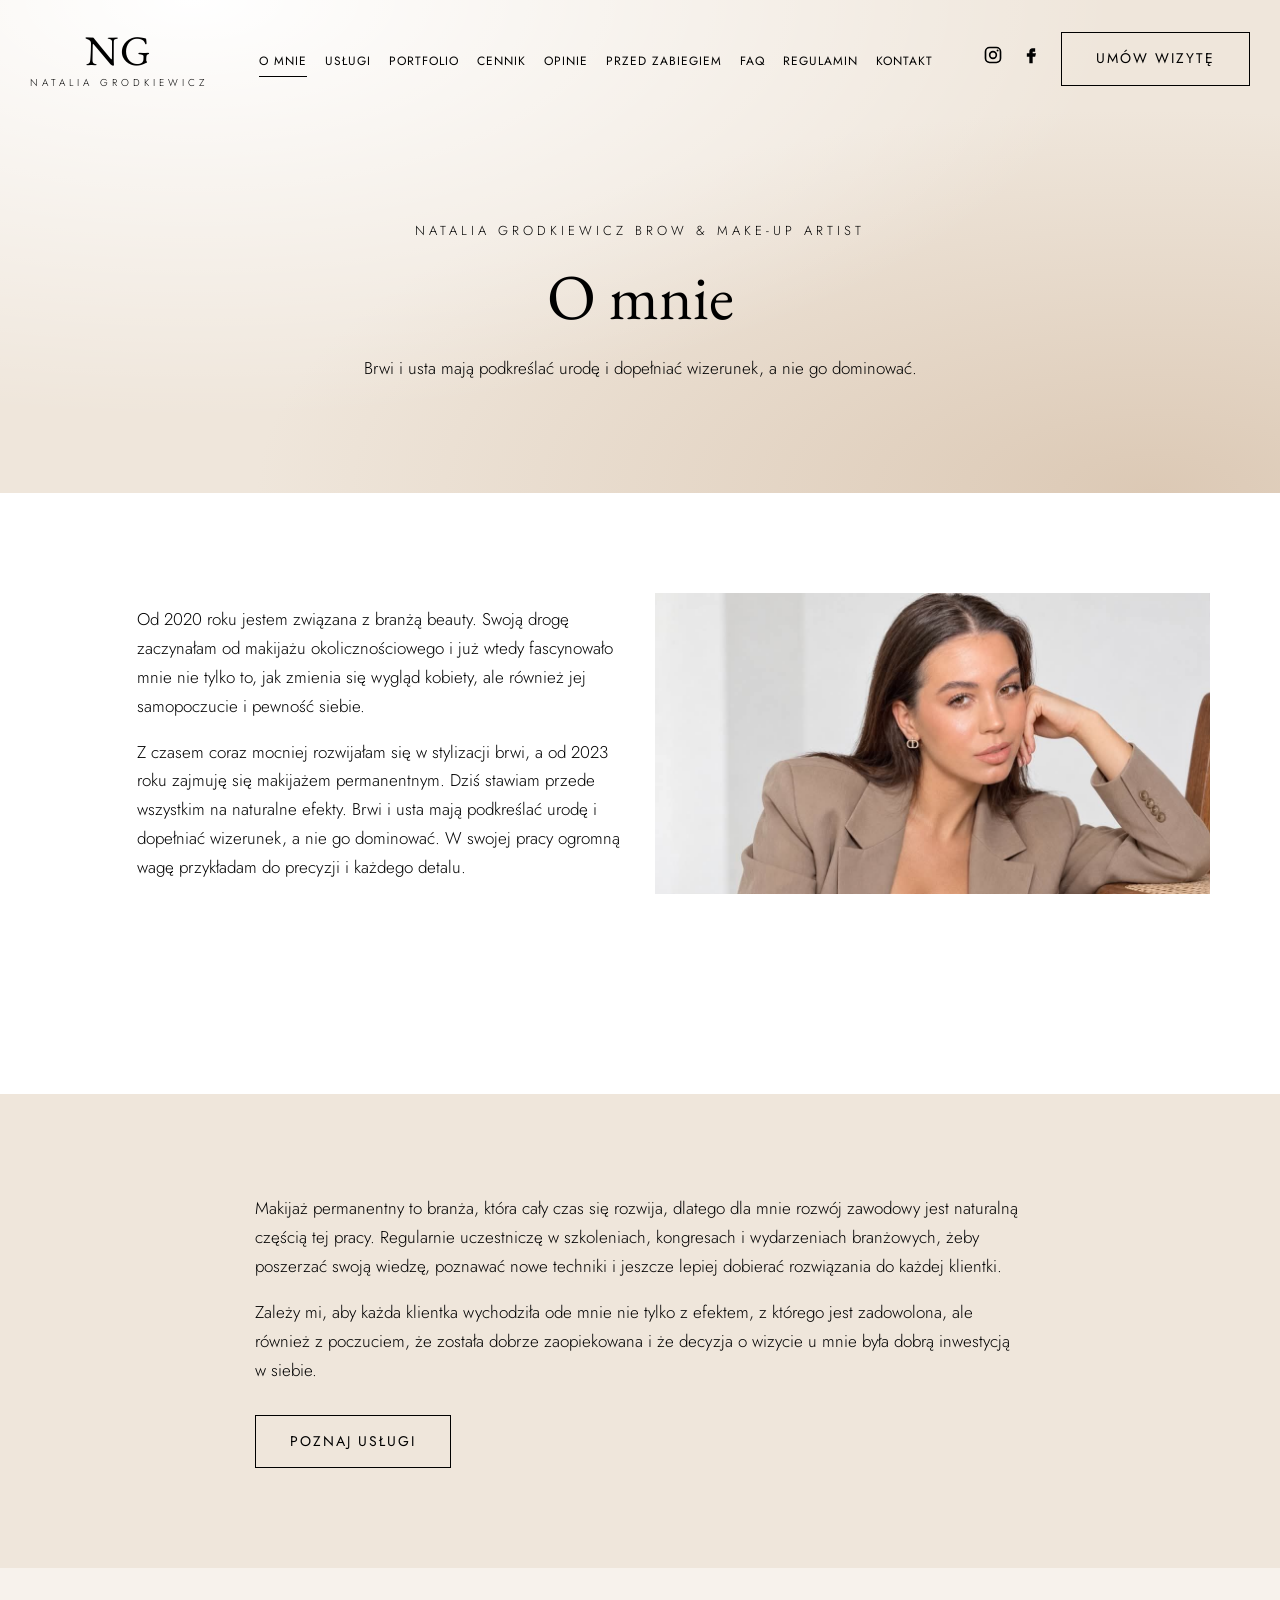
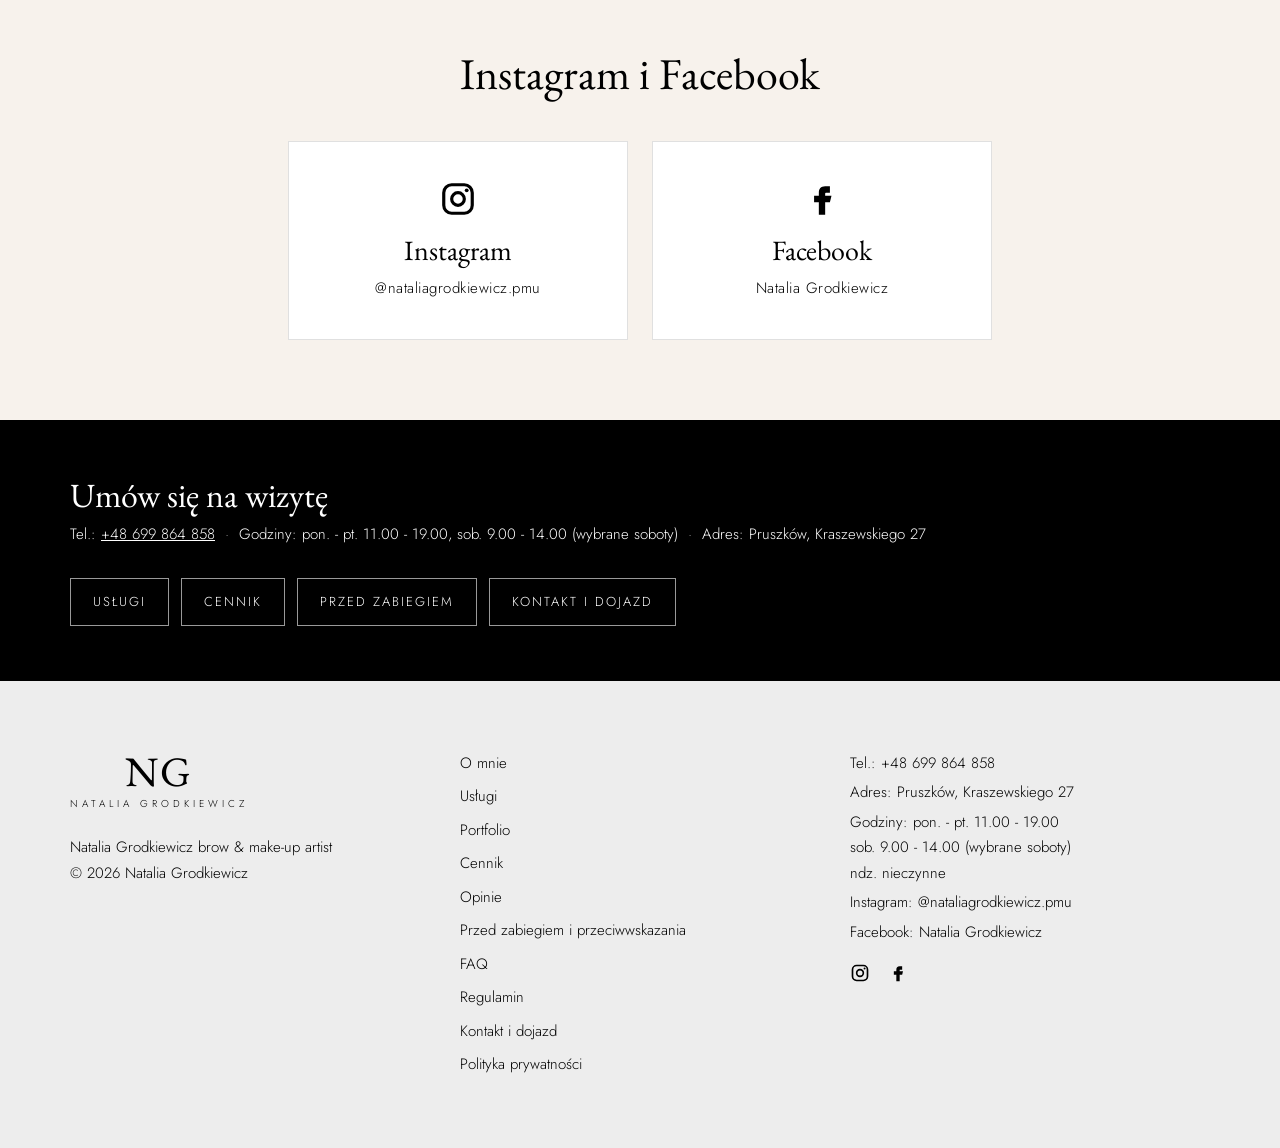
<file: o-mnie.html>
<!DOCTYPE html>
<html lang="pl">
<head>
  <meta charset="UTF-8">
  <meta name="viewport" content="width=device-width, initial-scale=1">
  <title>O mnie - Natalia Grodkiewicz | makijaż permanentny Pruszków</title>
  <meta name="description" content="Natalia Grodkiewicz - od 2020 roku związana z branżą beauty, od 2023 roku makijaż permanentny. Makijaż permanentny brwi i ust, naturalne efekty, precyzja i detal.">
  <link rel="canonical" href="https://nataliagrodkiewicz.pl/o-mnie.html">
  <meta property="og:type" content="website">
  <meta property="og:locale" content="pl_PL">
  <meta property="og:site_name" content="Natalia Grodkiewicz brow &amp; make-up artist">
  <meta property="og:title" content="O mnie - Natalia Grodkiewicz | makijaż permanentny Pruszków">
  <meta property="og:description" content="Natalia Grodkiewicz - od 2020 roku związana z branżą beauty, od 2023 roku makijaż permanentny. Makijaż permanentny brwi i ust, naturalne efekty, precyzja i detal.">
  <meta property="og:url" content="https://nataliagrodkiewicz.pl/o-mnie.html">
  <meta property="og:image" content="https://nataliagrodkiewicz.pl/img/og.jpg">
  <meta property="og:image:width" content="1200">
  <meta property="og:image:height" content="630">
  <meta property="og:image:alt" content="Natalia Grodkiewicz brow &amp; make-up artist">
  <meta name="twitter:card" content="summary_large_image">
  <link rel="icon" href="favicon.ico" sizes="48x48">
  <link rel="icon" href="icon-192.png" type="image/png" sizes="192x192">
  <link rel="apple-touch-icon" href="apple-touch-icon.png">
  <link rel="preconnect" href="https://fonts.googleapis.com">
  <link rel="preconnect" href="https://fonts.gstatic.com" crossorigin>
  <link href="https://fonts.googleapis.com/css2?family=EB+Garamond:ital,wght@0,400;0,500;1,400&family=Jost:wght@300;400;500&display=swap" rel="stylesheet">
  <link rel="stylesheet" href="style.css">
</head>
<body>

<!-- HEADER -->
<header class="header" id="header">
  <div class="header__inner">
    <a href="index.html" class="logo">NG<span>Natalia Grodkiewicz</span></a>
    <nav class="nav" aria-label="Menu główne">
      <ul>
        <li><a href="o-mnie.html" class="active" aria-current="page">O mnie</a></li>
        <li><a href="uslugi.html">Usługi</a></li>
        <li><a href="portfolio.html">Portfolio</a></li>
        <li><a href="cennik.html">Cennik</a></li>
        <li><a href="opinie.html">Opinie</a></li>
        <li><a href="przed-zabiegiem.html">Przed zabiegiem</a></li>
        <li><a href="faq.html">FAQ</a></li>
        <li><a href="regulamin.html">Regulamin</a></li>
        <li><a href="kontakt.html">Kontakt</a></li>
      </ul>
    </nav>
    <div class="header__right">
      <div class="header__social"><a href="https://www.instagram.com/nataliagrodkiewicz.pmu/" target="_blank" rel="noopener" aria-label="Instagram"><svg viewBox="0 0 24 24"><rect x="3" y="3" width="18" height="18" rx="5" fill="none" stroke="currentColor" stroke-width="2"/><circle cx="12" cy="12" r="4" fill="none" stroke="currentColor" stroke-width="2"/><circle cx="17.5" cy="6.5" r="1.2"/></svg></a><a href="https://www.facebook.com/people/Natalia-Grodkiewicz-Makija%C5%BC-permanentny-Pruszk%C3%B3w/100039896664338/" target="_blank" rel="noopener" aria-label="Facebook"><svg viewBox="0 0 24 24"><path d="M14 8h3V4h-3c-2.8 0-4 1.8-4 4v2H7v4h3v8h4v-8h3l1-4h-4V8.5c0-.3.2-.5.5-.5z"/></svg></a></div>
      <a href="https://nataliagrodkiewicz.booksy.com/k/" target="_blank" rel="noopener" class="btn btn--outline-dark header__cta">Umów wizytę</a>
      <button class="hamburger" id="hamburger" aria-label="Menu"><span></span><span></span><span></span></button>
    </div>
  </div>
</header>

<!-- FULLSCREEN MENU -->
<nav class="menu" id="menu">
  <ul>
    <li><a href="o-mnie.html" class="active" aria-current="page">O mnie</a></li>
    <li><a href="uslugi.html">Usługi</a></li>
    <li><a href="portfolio.html">Portfolio</a></li>
    <li><a href="cennik.html">Cennik</a></li>
    <li><a href="opinie.html">Opinie</a></li>
    <li><a href="przed-zabiegiem.html">Przed zabiegiem</a></li>
    <li><a href="faq.html">FAQ</a></li>
    <li><a href="regulamin.html">Regulamin</a></li>
    <li><a href="kontakt.html">Kontakt</a></li>
  </ul>
</nav>

<!-- PAGE HEADER -->
<section class="page-header">
  <div class="container narrow">
    <span class="eyebrow">Natalia Grodkiewicz brow &amp; make-up artist</span>
    <h1>O mnie</h1>
    <p>Brwi i usta mają podkreślać urodę i dopełniać wizerunek, a nie go dominować.</p>
  </div>
</section>

<section class="section">
  <div class="container grid-2 align-center">
    <div class="indent">
      <p>Od 2020 roku jestem związana z branżą beauty. Swoją drogę zaczynałam od makijażu okolicznościowego i już wtedy fascynowało mnie nie tylko to, jak zmienia się wygląd kobiety, ale również jej samopoczucie i pewność siebie.</p>
      <p>Z czasem coraz mocniej rozwijałam się w stylizacji brwi, a od 2023 roku zajmuję się makijażem permanentnym. Dziś stawiam przede wszystkim na naturalne efekty. Brwi i usta mają podkreślać urodę i dopełniać wizerunek, a nie go dominować. W swojej pracy ogromną wagę przykładam do precyzji i każdego detalu.</p>
    </div>
    <div><img class="about-photo" src="img/natalia.jpg" alt="Natalia Grodkiewicz"></div>
  </div>
</section>

<section class="section section--pink">
  <div class="container narrow">
    <p>Makijaż permanentny to branża, która cały czas się rozwija, dlatego dla mnie rozwój zawodowy jest naturalną częścią tej pracy. Regularnie uczestniczę w szkoleniach, kongresach i wydarzeniach branżowych, żeby poszerzać swoją wiedzę, poznawać nowe techniki i jeszcze lepiej dobierać rozwiązania do każdej klientki.</p>
    <p>Zależy mi, aby każda klientka wychodziła ode mnie nie tylko z efektem, z którego jest zadowolona, ale również z poczuciem, że została dobrze zaopiekowana i że decyzja o wizycie u mnie była dobrą inwestycją w siebie.</p>
    <a href="uslugi.html" class="btn btn--outline-dark">Poznaj usługi</a>
  </div>
</section>

<!-- INSTAGRAM I FACEBOOK -->
<section class="social-band">
  <div class="container">
    <h2 class="title center">Instagram i Facebook</h2>
    <div class="social-cards">
      <a class="social-card" href="https://www.instagram.com/nataliagrodkiewicz.pmu/" target="_blank" rel="noopener">
        <svg viewBox="0 0 24 24"><rect x="3" y="3" width="18" height="18" rx="5" fill="none" stroke="currentColor" stroke-width="2"/><circle cx="12" cy="12" r="4" fill="none" stroke="currentColor" stroke-width="2"/><circle cx="17.5" cy="6.5" r="1.2"/></svg>
        <span class="social-card__name">Instagram</span>
        <span class="social-card__handle">@nataliagrodkiewicz.pmu</span>
      </a>
      <a class="social-card" href="https://www.facebook.com/people/Natalia-Grodkiewicz-Makija%C5%BC-permanentny-Pruszk%C3%B3w/100039896664338/" target="_blank" rel="noopener">
        <svg viewBox="0 0 24 24"><path d="M14 8h3V4h-3c-2.8 0-4 1.8-4 4v2H7v4h3v8h4v-8h3l1-4h-4V8.5c0-.3.2-.5.5-.5z"/></svg>
        <span class="social-card__name">Facebook</span>
        <span class="social-card__handle">Natalia Grodkiewicz</span>
      </a>
    </div>
  </div>
</section>

<!-- SZYBKIE LINKI -->
<section class="cta-band">
  <div class="container cta-band__inner">
    <div>
      <h2 class="cta-band__title">Umów się na wizytę</h2>
      <p class="cta-band__info"><span>Tel.: <a href="tel:+48699864858" class="link">+48 699 864 858</a></span><span>Godziny: pon. - pt. 11.00 - 19.00, sob. 9.00 - 14.00 (wybrane soboty)</span><span>Adres: Pruszków, Kraszewskiego 27</span></p>
    </div>
    <ul class="cta-band__links">
      <li><a href="uslugi.html">Usługi</a></li>
      <li><a href="cennik.html">Cennik</a></li>
      <li><a href="przed-zabiegiem.html">Przed zabiegiem</a></li>
      <li><a href="kontakt.html">Kontakt i dojazd</a></li>
    </ul>
  </div>
</section>

<!-- FOOTER -->
<footer class="footer">
  <div class="container footer__grid">
    <div>
      <a href="index.html" class="logo logo--dark">NG<span>Natalia Grodkiewicz</span></a>
      <p class="footer__copy">Natalia Grodkiewicz brow &amp; make-up artist<br>© 2026 Natalia Grodkiewicz</p>
    </div>
    <ul class="footer__links">
      <li><a href="o-mnie.html">O mnie</a></li>
      <li><a href="uslugi.html">Usługi</a></li>
      <li><a href="portfolio.html">Portfolio</a></li>
      <li><a href="cennik.html">Cennik</a></li>
      <li><a href="opinie.html">Opinie</a></li>
      <li><a href="przed-zabiegiem.html">Przed zabiegiem i przeciwwskazania</a></li>
      <li><a href="faq.html">FAQ</a></li>
      <li><a href="regulamin.html">Regulamin</a></li>
      <li><a href="kontakt.html">Kontakt i dojazd</a></li>
      <li><a href="polityka-prywatnosci.html">Polityka prywatności</a></li>
    </ul>
    <div class="footer__contact">
      <p>Tel.: <a href="tel:+48699864858">+48 699 864 858</a></p>
      <p>Adres: <a href="https://maps.app.goo.gl/C7wtLCn59jESsGDr9" target="_blank" rel="noopener">Pruszków, Kraszewskiego 27</a></p>
      <p>Godziny: pon. - pt. 11.00 - 19.00<br>sob. 9.00 - 14.00 (wybrane soboty)<br>ndz. nieczynne</p>
      <p>Instagram: <a href="https://www.instagram.com/nataliagrodkiewicz.pmu/" target="_blank" rel="noopener">@nataliagrodkiewicz.pmu</a></p>
      <p>Facebook: <a href="https://www.facebook.com/people/Natalia-Grodkiewicz-Makija%C5%BC-permanentny-Pruszk%C3%B3w/100039896664338/" target="_blank" rel="noopener">Natalia Grodkiewicz</a></p>
      <div class="footer__social"><a href="https://www.instagram.com/nataliagrodkiewicz.pmu/" target="_blank" rel="noopener" aria-label="Instagram"><svg viewBox="0 0 24 24"><rect x="3" y="3" width="18" height="18" rx="5" fill="none" stroke="currentColor" stroke-width="2"/><circle cx="12" cy="12" r="4" fill="none" stroke="currentColor" stroke-width="2"/><circle cx="17.5" cy="6.5" r="1.2"/></svg></a><a href="https://www.facebook.com/people/Natalia-Grodkiewicz-Makija%C5%BC-permanentny-Pruszk%C3%B3w/100039896664338/" target="_blank" rel="noopener" aria-label="Facebook"><svg viewBox="0 0 24 24"><path d="M14 8h3V4h-3c-2.8 0-4 1.8-4 4v2H7v4h3v8h4v-8h3l1-4h-4V8.5c0-.3.2-.5.5-.5z"/></svg></a></div>
    </div>
  </div>
</footer>

<!-- POPUP: ZADZWOŃ (otwierany przyciskiem „Zadzwoń”) -->
<div class="popup" id="popup">
  <div class="popup__box">
    <button class="popup__close" data-close-popup aria-label="Zamknij">&times;</button>
    <div class="popup__form">
      <h4>Zadzwoń</h4>
      <p>Zapisów na zabiegi dokonujemy za pośrednictwem numeru telefonu. Jeśli nie możemy odebrać telefonu, prosimy o pozostawienie wiadomości SMS, oddzwonimy.</p>
      <span class="popup__label">Tel.:</span>
      <a href="tel:+48699864858" class="popup__phone">+48 699 864 858</a>
      <p>Godziny: pon. - pt. 11.00 - 19.00, sob. 9.00 - 14.00 (wybrane soboty)</p>
      <p>Adres: Pruszków, Kraszewskiego 27</p>
      <div class="popup__actions">
        <a href="tel:+48699864858" class="btn btn--dark">Zadzwoń</a>
        <a href="sms:+48699864858" class="btn btn--outline-dark">Wyślij SMS</a>
      </div>
      <p class="popup__note">Dokonanie zapisu na zabieg oznacza pełną akceptację <a href="regulamin.html" class="link">regulaminu</a>. Sprawdź też <a href="przed-zabiegiem.html#przeciwwskazania" class="link">przeciwwskazania</a>.</p>
    </div>
  </div>
</div>

<script src="script.js"></script>
</body>
</html>
</file>
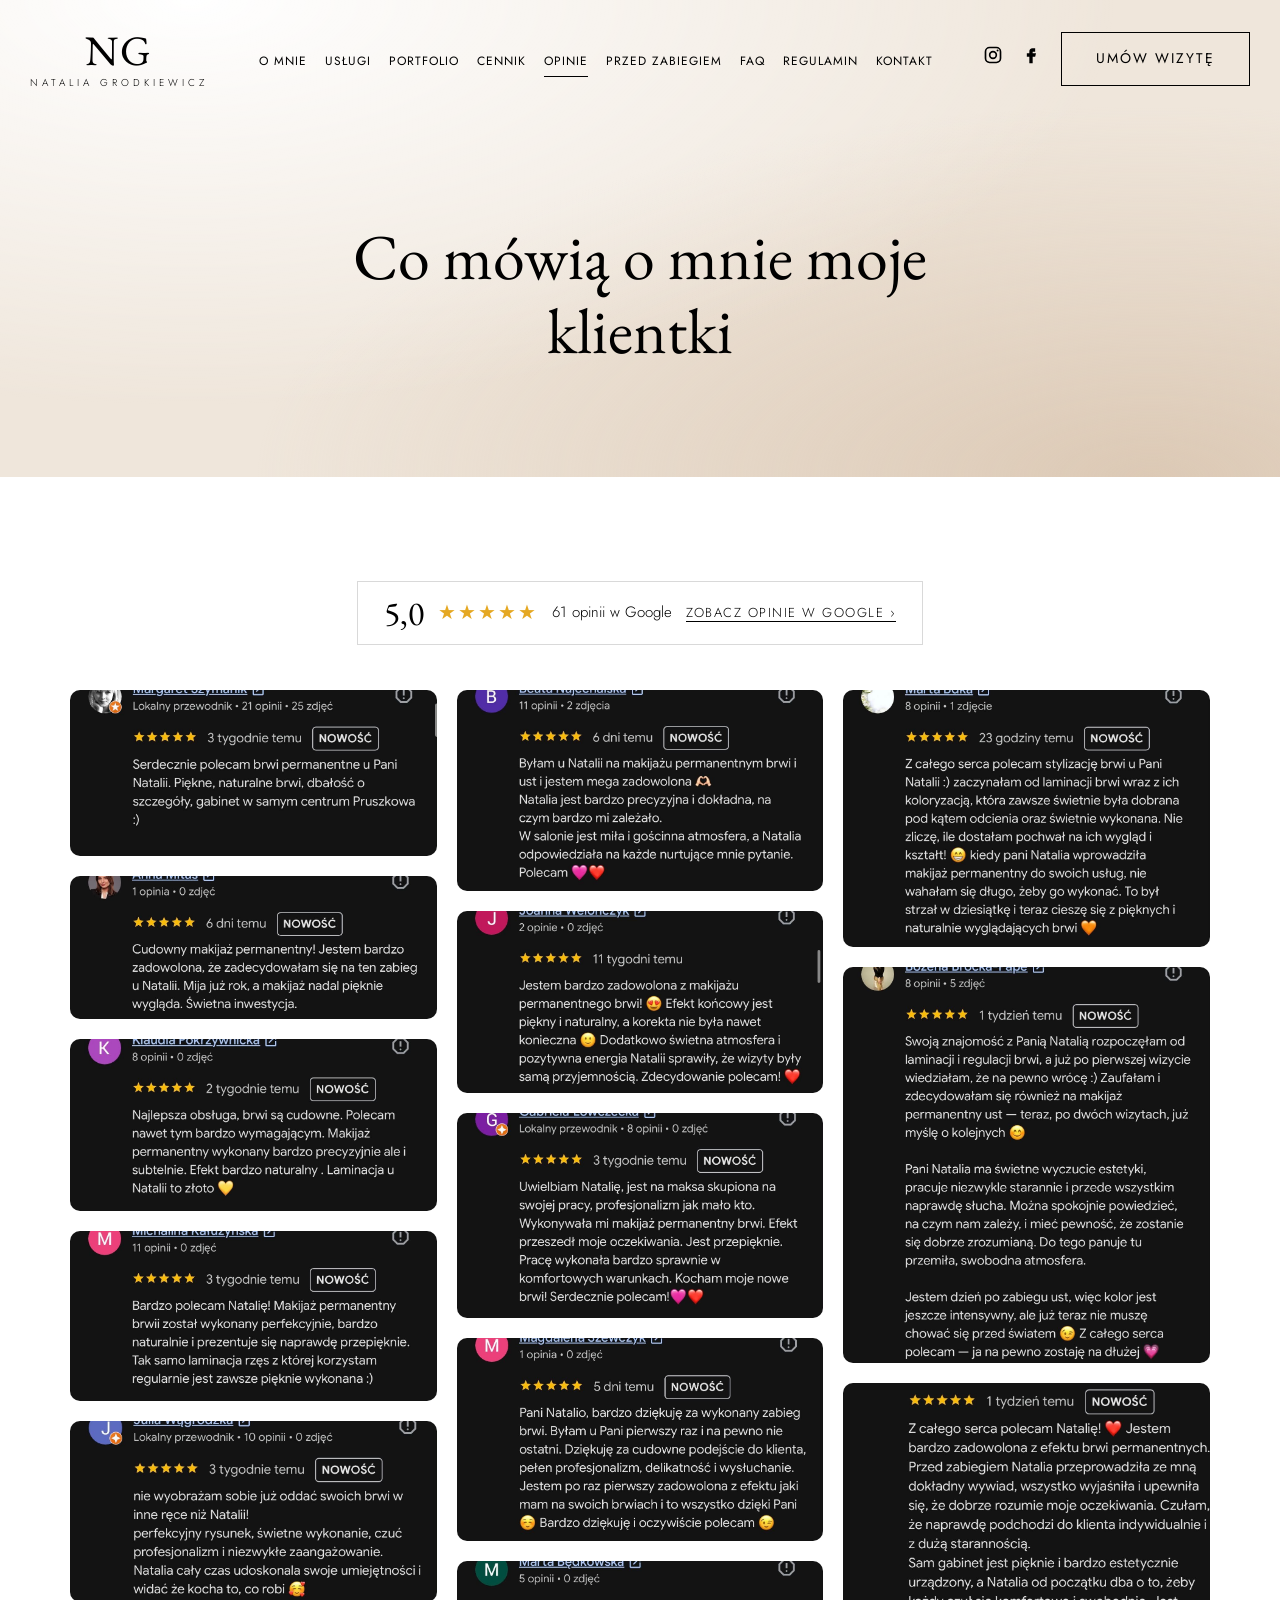
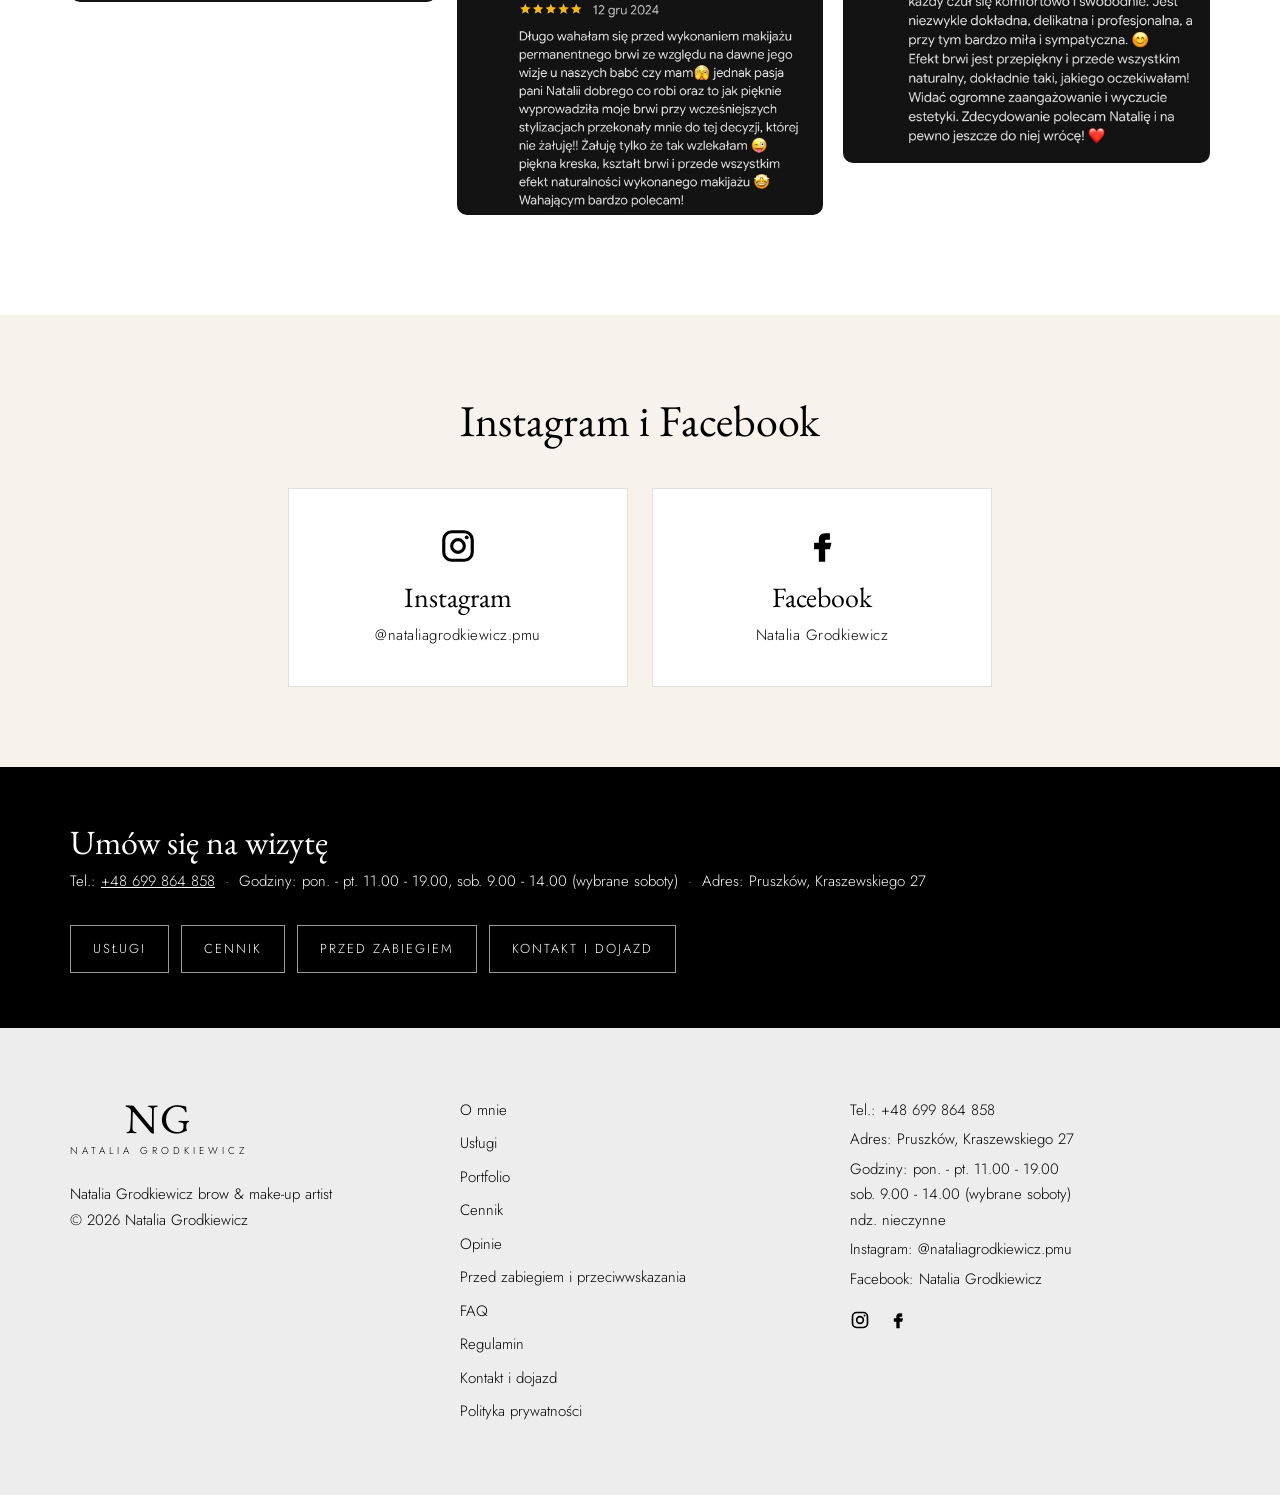
<file: opinie.html>
<!DOCTYPE html>
<html lang="pl">
<head>
  <meta charset="UTF-8">
  <meta name="viewport" content="width=device-width, initial-scale=1">
  <title>Opinie klientek - Natalia Grodkiewicz | makijaż permanentny Pruszków</title>
  <meta name="description" content="Opinie klientek o makijażu permanentnym brwi i ust u Natalii Grodkiewicz w Pruszkowie.">
  <link rel="canonical" href="https://nataliagrodkiewicz.pl/opinie.html">
  <meta property="og:type" content="website">
  <meta property="og:locale" content="pl_PL">
  <meta property="og:site_name" content="Natalia Grodkiewicz brow &amp; make-up artist">
  <meta property="og:title" content="Opinie klientek - Natalia Grodkiewicz | makijaż permanentny Pruszków">
  <meta property="og:description" content="Opinie klientek o makijażu permanentnym brwi i ust u Natalii Grodkiewicz w Pruszkowie.">
  <meta property="og:url" content="https://nataliagrodkiewicz.pl/opinie.html">
  <meta property="og:image" content="https://nataliagrodkiewicz.pl/img/og.jpg">
  <meta property="og:image:width" content="1200">
  <meta property="og:image:height" content="630">
  <meta property="og:image:alt" content="Natalia Grodkiewicz brow &amp; make-up artist">
  <meta name="twitter:card" content="summary_large_image">
  <link rel="icon" href="favicon.ico" sizes="48x48">
  <link rel="icon" href="icon-192.png" type="image/png" sizes="192x192">
  <link rel="apple-touch-icon" href="apple-touch-icon.png">
  <link rel="preconnect" href="https://fonts.googleapis.com">
  <link rel="preconnect" href="https://fonts.gstatic.com" crossorigin>
  <link href="https://fonts.googleapis.com/css2?family=EB+Garamond:ital,wght@0,400;0,500;1,400&family=Jost:wght@300;400;500&display=swap" rel="stylesheet">
  <link rel="stylesheet" href="style.css">
</head>
<body>

<!-- HEADER -->
<header class="header" id="header">
  <div class="header__inner">
    <a href="index.html" class="logo">NG<span>Natalia Grodkiewicz</span></a>
    <nav class="nav" aria-label="Menu główne">
      <ul>
        <li><a href="o-mnie.html">O mnie</a></li>
        <li><a href="uslugi.html">Usługi</a></li>
        <li><a href="portfolio.html">Portfolio</a></li>
        <li><a href="cennik.html">Cennik</a></li>
        <li><a href="opinie.html" class="active" aria-current="page">Opinie</a></li>
        <li><a href="przed-zabiegiem.html">Przed zabiegiem</a></li>
        <li><a href="faq.html">FAQ</a></li>
        <li><a href="regulamin.html">Regulamin</a></li>
        <li><a href="kontakt.html">Kontakt</a></li>
      </ul>
    </nav>
    <div class="header__right">
      <div class="header__social"><a href="https://www.instagram.com/nataliagrodkiewicz.pmu/" target="_blank" rel="noopener" aria-label="Instagram"><svg viewBox="0 0 24 24"><rect x="3" y="3" width="18" height="18" rx="5" fill="none" stroke="currentColor" stroke-width="2"/><circle cx="12" cy="12" r="4" fill="none" stroke="currentColor" stroke-width="2"/><circle cx="17.5" cy="6.5" r="1.2"/></svg></a><a href="https://www.facebook.com/people/Natalia-Grodkiewicz-Makija%C5%BC-permanentny-Pruszk%C3%B3w/100039896664338/" target="_blank" rel="noopener" aria-label="Facebook"><svg viewBox="0 0 24 24"><path d="M14 8h3V4h-3c-2.8 0-4 1.8-4 4v2H7v4h3v8h4v-8h3l1-4h-4V8.5c0-.3.2-.5.5-.5z"/></svg></a></div>
      <a href="https://nataliagrodkiewicz.booksy.com/k/" target="_blank" rel="noopener" class="btn btn--outline-dark header__cta">Umów wizytę</a>
      <button class="hamburger" id="hamburger" aria-label="Menu"><span></span><span></span><span></span></button>
    </div>
  </div>
</header>

<!-- FULLSCREEN MENU -->
<nav class="menu" id="menu">
  <ul>
    <li><a href="o-mnie.html">O mnie</a></li>
    <li><a href="uslugi.html">Usługi</a></li>
    <li><a href="portfolio.html">Portfolio</a></li>
    <li><a href="cennik.html">Cennik</a></li>
    <li><a href="opinie.html" class="active" aria-current="page">Opinie</a></li>
    <li><a href="przed-zabiegiem.html">Przed zabiegiem</a></li>
    <li><a href="faq.html">FAQ</a></li>
    <li><a href="regulamin.html">Regulamin</a></li>
    <li><a href="kontakt.html">Kontakt</a></li>
  </ul>
</nav>

<!-- PAGE HEADER -->
<section class="page-header">
  <div class="container narrow">
    <h1>Co mówią o mnie moje klientki</h1>
  </div>
</section>

<section class="section">
  <div class="container">
    <div class="center opinie-top"><a class="rating-badge" href="https://maps.app.goo.gl/EEuiCPTpcyxfnhXB6" target="_blank" rel="noopener" aria-label="Ocena 5,0 na 5 w Google, 61 opinii - zobacz opinie w Google">
      <span class="rating-badge__score">5,0</span>
      <span class="rating-badge__stars" aria-hidden="true">&#9733;&#9733;&#9733;&#9733;&#9733;</span>
      <span class="rating-badge__count">61 opinii w Google</span>
      <span class="rating-badge__link">Zobacz opinie w Google &#8250;</span>
    </a></div>
    <div class="opinie-grid">
      <a href="img/opinia-1.jpg" data-lightbox><img src="img/opinia-1.jpg" alt="Opinia klientki o Natalii Grodkiewicz" loading="lazy"></a>
      <a href="img/opinia-2.jpg" data-lightbox><img src="img/opinia-2.jpg" alt="Opinia klientki o Natalii Grodkiewicz" loading="lazy"></a>
      <a href="img/opinia-3.jpg" data-lightbox><img src="img/opinia-3.jpg" alt="Opinia klientki o Natalii Grodkiewicz" loading="lazy"></a>
      <a href="img/opinia-4.jpg" data-lightbox><img src="img/opinia-4.jpg" alt="Opinia klientki o Natalii Grodkiewicz" loading="lazy"></a>
      <a href="img/opinia-5.jpg" data-lightbox><img src="img/opinia-5.jpg" alt="Opinia klientki o Natalii Grodkiewicz" loading="lazy"></a>
      <a href="img/opinia-6.jpg" data-lightbox><img src="img/opinia-6.jpg" alt="Opinia klientki o Natalii Grodkiewicz" loading="lazy"></a>
      <a href="img/opinia-7.jpg" data-lightbox><img src="img/opinia-7.jpg" alt="Opinia klientki o Natalii Grodkiewicz" loading="lazy"></a>
      <a href="img/opinia-8.jpg" data-lightbox><img src="img/opinia-8.jpg" alt="Opinia klientki o Natalii Grodkiewicz" loading="lazy"></a>
      <a href="img/opinia-9.jpg" data-lightbox><img src="img/opinia-9.jpg" alt="Opinia klientki o Natalii Grodkiewicz" loading="lazy"></a>
      <a href="img/opinia-10.jpg" data-lightbox><img src="img/opinia-10.jpg" alt="Opinia klientki o Natalii Grodkiewicz" loading="lazy"></a>
      <a href="img/opinia-11.jpg" data-lightbox><img src="img/opinia-11.jpg" alt="Opinia klientki o Natalii Grodkiewicz" loading="lazy"></a>
      <a href="img/opinia-12.jpg" data-lightbox><img src="img/opinia-12.jpg" alt="Opinia klientki o Natalii Grodkiewicz" loading="lazy"></a>
      <a href="img/opinia-13.jpg" data-lightbox><img src="img/opinia-13.jpg" alt="Opinia klientki o Natalii Grodkiewicz" loading="lazy"></a>
    </div>
  </div>
</section>

<!-- INSTAGRAM I FACEBOOK -->
<section class="social-band">
  <div class="container">
    <h2 class="title center">Instagram i Facebook</h2>
    <div class="social-cards">
      <a class="social-card" href="https://www.instagram.com/nataliagrodkiewicz.pmu/" target="_blank" rel="noopener">
        <svg viewBox="0 0 24 24"><rect x="3" y="3" width="18" height="18" rx="5" fill="none" stroke="currentColor" stroke-width="2"/><circle cx="12" cy="12" r="4" fill="none" stroke="currentColor" stroke-width="2"/><circle cx="17.5" cy="6.5" r="1.2"/></svg>
        <span class="social-card__name">Instagram</span>
        <span class="social-card__handle">@nataliagrodkiewicz.pmu</span>
      </a>
      <a class="social-card" href="https://www.facebook.com/people/Natalia-Grodkiewicz-Makija%C5%BC-permanentny-Pruszk%C3%B3w/100039896664338/" target="_blank" rel="noopener">
        <svg viewBox="0 0 24 24"><path d="M14 8h3V4h-3c-2.8 0-4 1.8-4 4v2H7v4h3v8h4v-8h3l1-4h-4V8.5c0-.3.2-.5.5-.5z"/></svg>
        <span class="social-card__name">Facebook</span>
        <span class="social-card__handle">Natalia Grodkiewicz</span>
      </a>
    </div>
  </div>
</section>

<!-- SZYBKIE LINKI -->
<section class="cta-band">
  <div class="container cta-band__inner">
    <div>
      <h2 class="cta-band__title">Umów się na wizytę</h2>
      <p class="cta-band__info"><span>Tel.: <a href="tel:+48699864858" class="link">+48 699 864 858</a></span><span>Godziny: pon. - pt. 11.00 - 19.00, sob. 9.00 - 14.00 (wybrane soboty)</span><span>Adres: Pruszków, Kraszewskiego 27</span></p>
    </div>
    <ul class="cta-band__links">
      <li><a href="uslugi.html">Usługi</a></li>
      <li><a href="cennik.html">Cennik</a></li>
      <li><a href="przed-zabiegiem.html">Przed zabiegiem</a></li>
      <li><a href="kontakt.html">Kontakt i dojazd</a></li>
    </ul>
  </div>
</section>

<!-- FOOTER -->
<footer class="footer">
  <div class="container footer__grid">
    <div>
      <a href="index.html" class="logo logo--dark">NG<span>Natalia Grodkiewicz</span></a>
      <p class="footer__copy">Natalia Grodkiewicz brow &amp; make-up artist<br>© 2026 Natalia Grodkiewicz</p>
    </div>
    <ul class="footer__links">
      <li><a href="o-mnie.html">O mnie</a></li>
      <li><a href="uslugi.html">Usługi</a></li>
      <li><a href="portfolio.html">Portfolio</a></li>
      <li><a href="cennik.html">Cennik</a></li>
      <li><a href="opinie.html">Opinie</a></li>
      <li><a href="przed-zabiegiem.html">Przed zabiegiem i przeciwwskazania</a></li>
      <li><a href="faq.html">FAQ</a></li>
      <li><a href="regulamin.html">Regulamin</a></li>
      <li><a href="kontakt.html">Kontakt i dojazd</a></li>
      <li><a href="polityka-prywatnosci.html">Polityka prywatności</a></li>
    </ul>
    <div class="footer__contact">
      <p>Tel.: <a href="tel:+48699864858">+48 699 864 858</a></p>
      <p>Adres: <a href="https://maps.app.goo.gl/C7wtLCn59jESsGDr9" target="_blank" rel="noopener">Pruszków, Kraszewskiego 27</a></p>
      <p>Godziny: pon. - pt. 11.00 - 19.00<br>sob. 9.00 - 14.00 (wybrane soboty)<br>ndz. nieczynne</p>
      <p>Instagram: <a href="https://www.instagram.com/nataliagrodkiewicz.pmu/" target="_blank" rel="noopener">@nataliagrodkiewicz.pmu</a></p>
      <p>Facebook: <a href="https://www.facebook.com/people/Natalia-Grodkiewicz-Makija%C5%BC-permanentny-Pruszk%C3%B3w/100039896664338/" target="_blank" rel="noopener">Natalia Grodkiewicz</a></p>
      <div class="footer__social"><a href="https://www.instagram.com/nataliagrodkiewicz.pmu/" target="_blank" rel="noopener" aria-label="Instagram"><svg viewBox="0 0 24 24"><rect x="3" y="3" width="18" height="18" rx="5" fill="none" stroke="currentColor" stroke-width="2"/><circle cx="12" cy="12" r="4" fill="none" stroke="currentColor" stroke-width="2"/><circle cx="17.5" cy="6.5" r="1.2"/></svg></a><a href="https://www.facebook.com/people/Natalia-Grodkiewicz-Makija%C5%BC-permanentny-Pruszk%C3%B3w/100039896664338/" target="_blank" rel="noopener" aria-label="Facebook"><svg viewBox="0 0 24 24"><path d="M14 8h3V4h-3c-2.8 0-4 1.8-4 4v2H7v4h3v8h4v-8h3l1-4h-4V8.5c0-.3.2-.5.5-.5z"/></svg></a></div>
    </div>
  </div>
</footer>

<!-- POPUP: ZADZWOŃ (otwierany przyciskiem „Zadzwoń”) -->
<div class="popup" id="popup">
  <div class="popup__box">
    <button class="popup__close" data-close-popup aria-label="Zamknij">&times;</button>
    <div class="popup__form">
      <h4>Zadzwoń</h4>
      <p>Zapisów na zabiegi dokonujemy za pośrednictwem numeru telefonu. Jeśli nie możemy odebrać telefonu, prosimy o pozostawienie wiadomości SMS, oddzwonimy.</p>
      <span class="popup__label">Tel.:</span>
      <a href="tel:+48699864858" class="popup__phone">+48 699 864 858</a>
      <p>Godziny: pon. - pt. 11.00 - 19.00, sob. 9.00 - 14.00 (wybrane soboty)</p>
      <p>Adres: Pruszków, Kraszewskiego 27</p>
      <div class="popup__actions">
        <a href="tel:+48699864858" class="btn btn--dark">Zadzwoń</a>
        <a href="sms:+48699864858" class="btn btn--outline-dark">Wyślij SMS</a>
      </div>
      <p class="popup__note">Dokonanie zapisu na zabieg oznacza pełną akceptację <a href="regulamin.html" class="link">regulaminu</a>. Sprawdź też <a href="przed-zabiegiem.html#przeciwwskazania" class="link">przeciwwskazania</a>.</p>
    </div>
  </div>
</div>

<script src="script.js"></script>
</body>
</html>
</file>
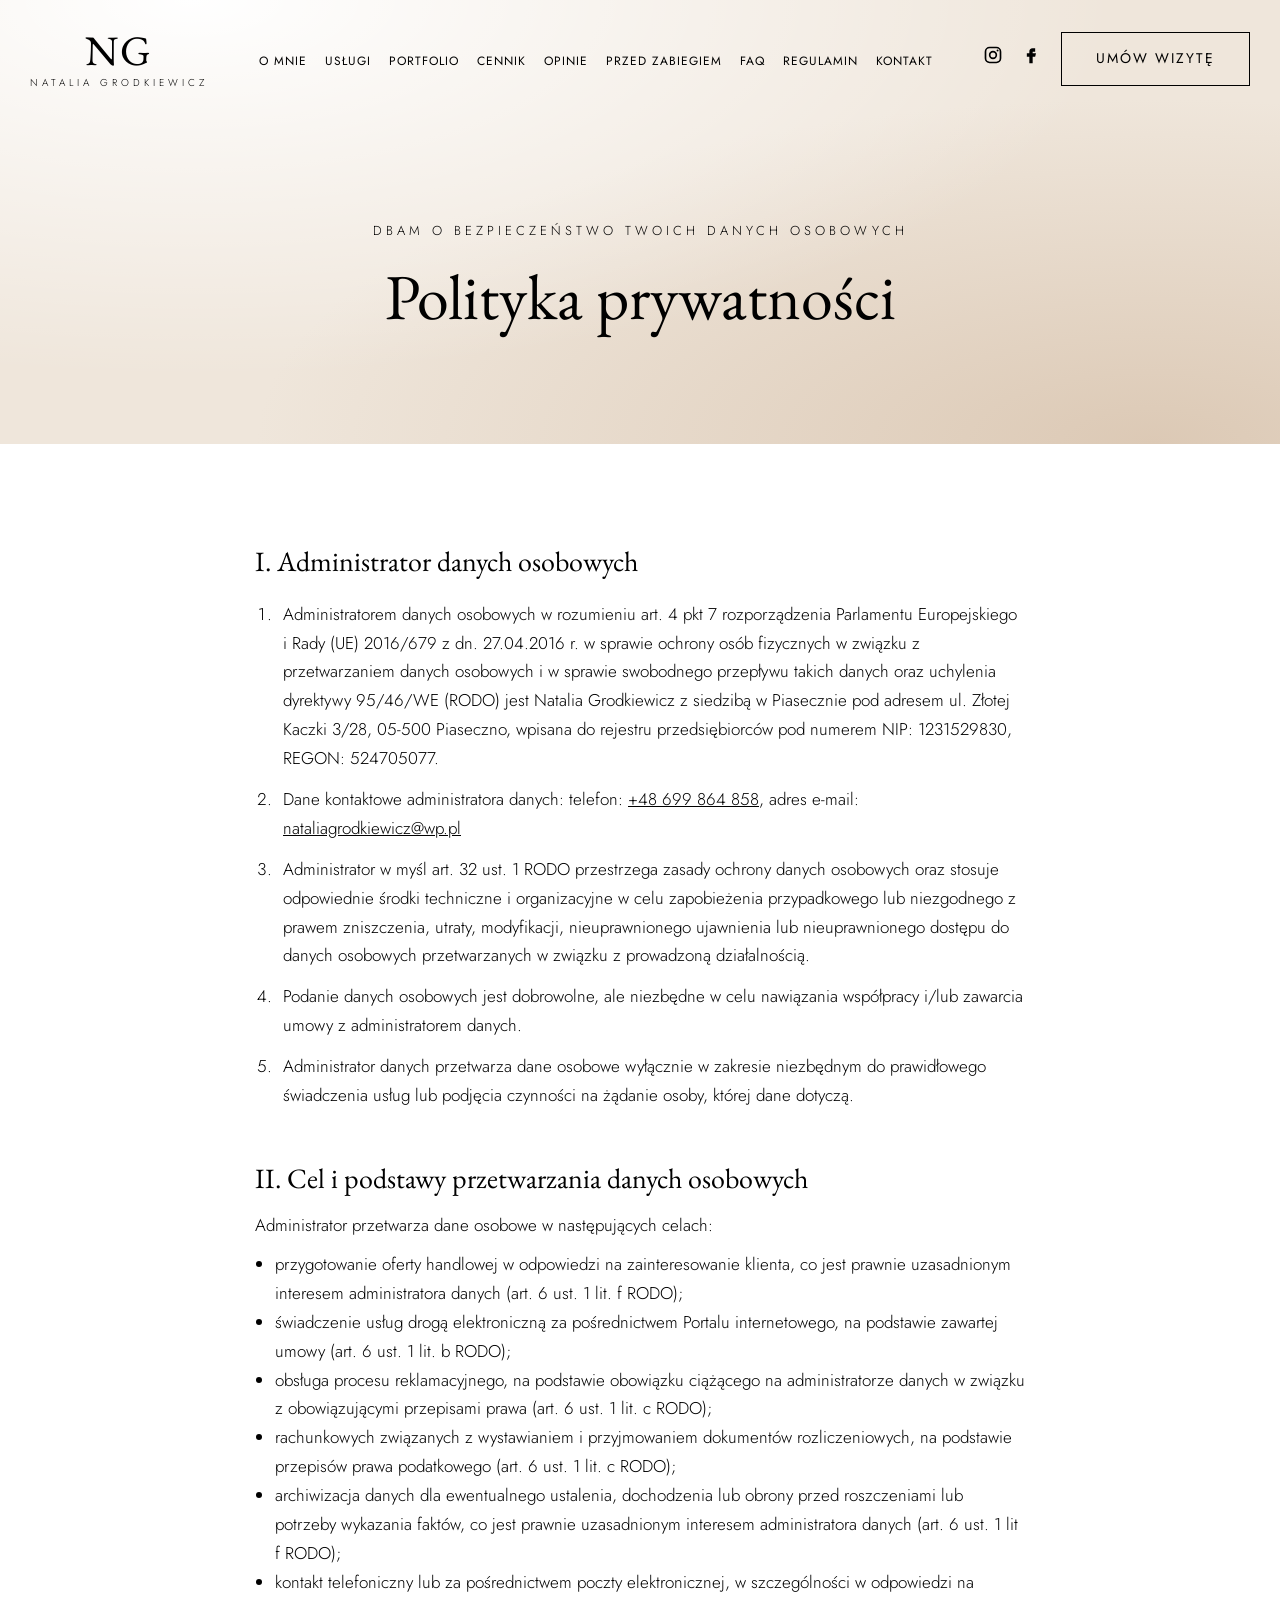
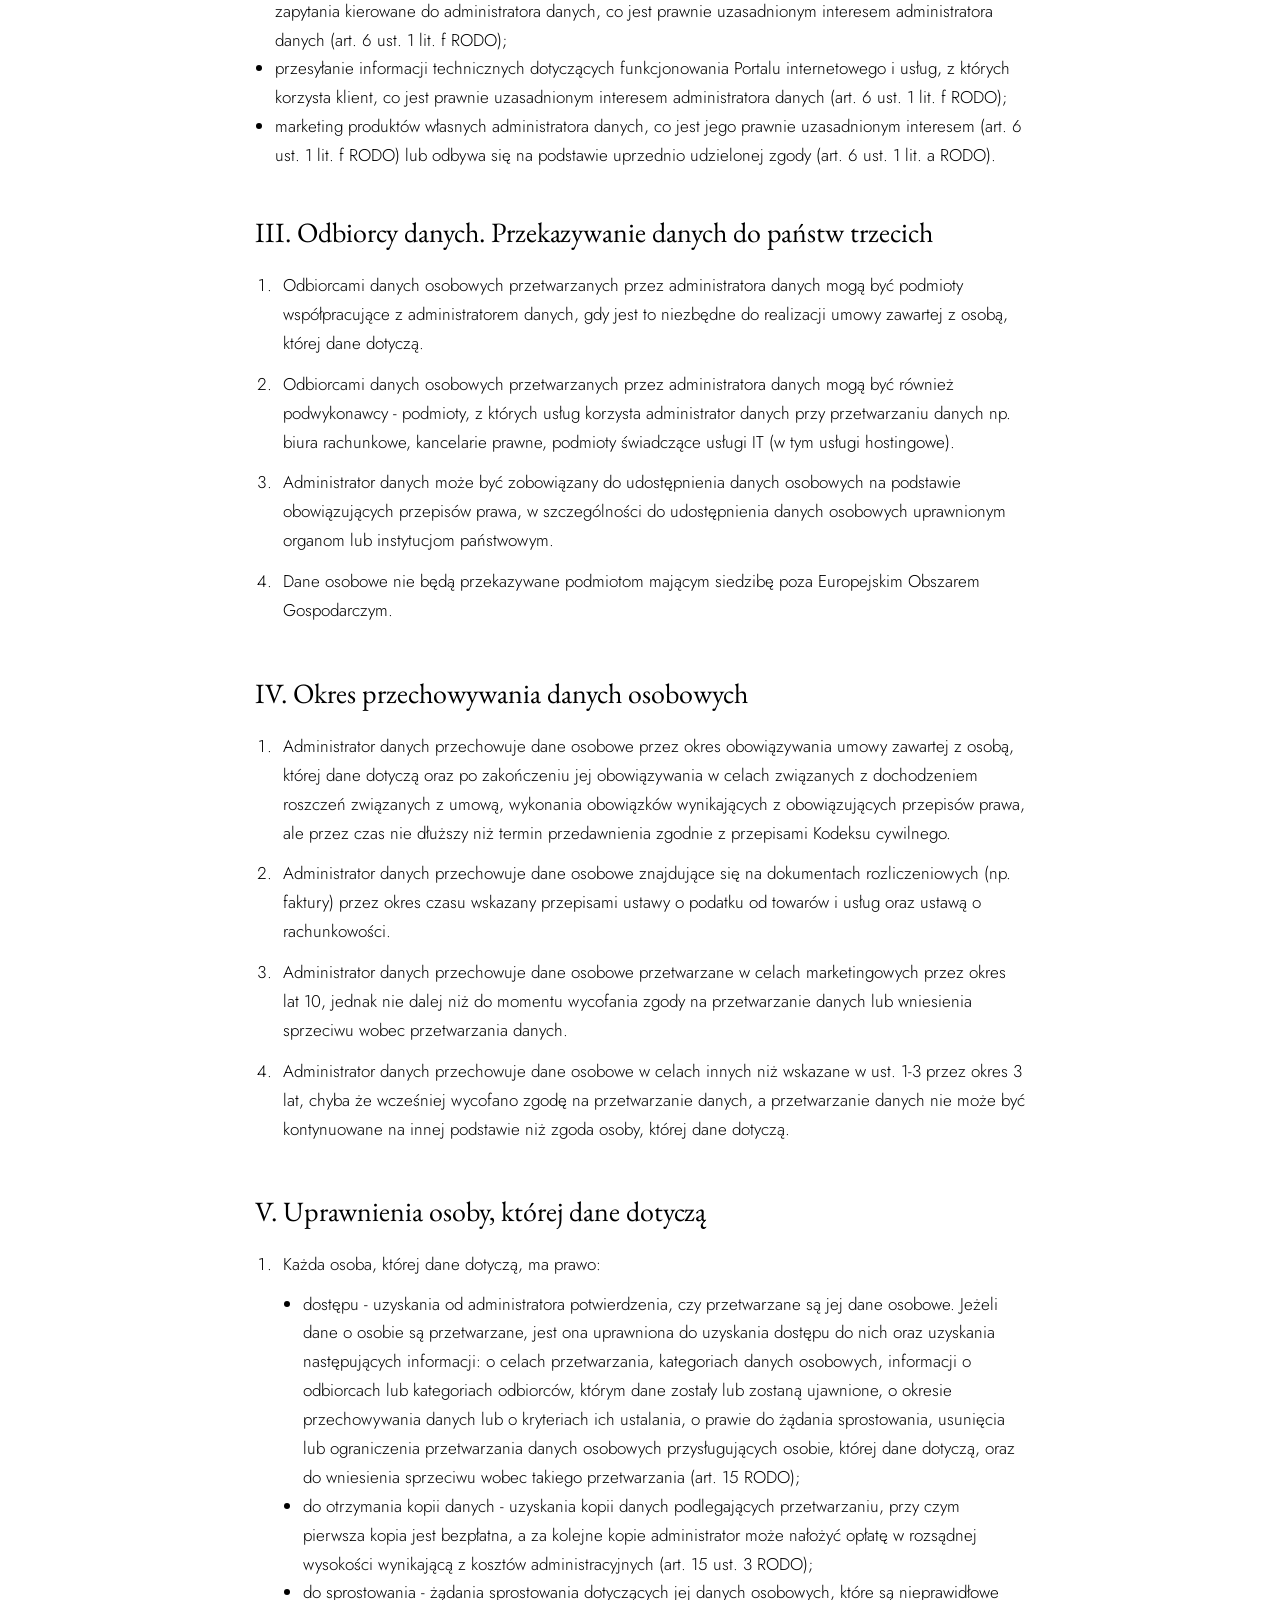
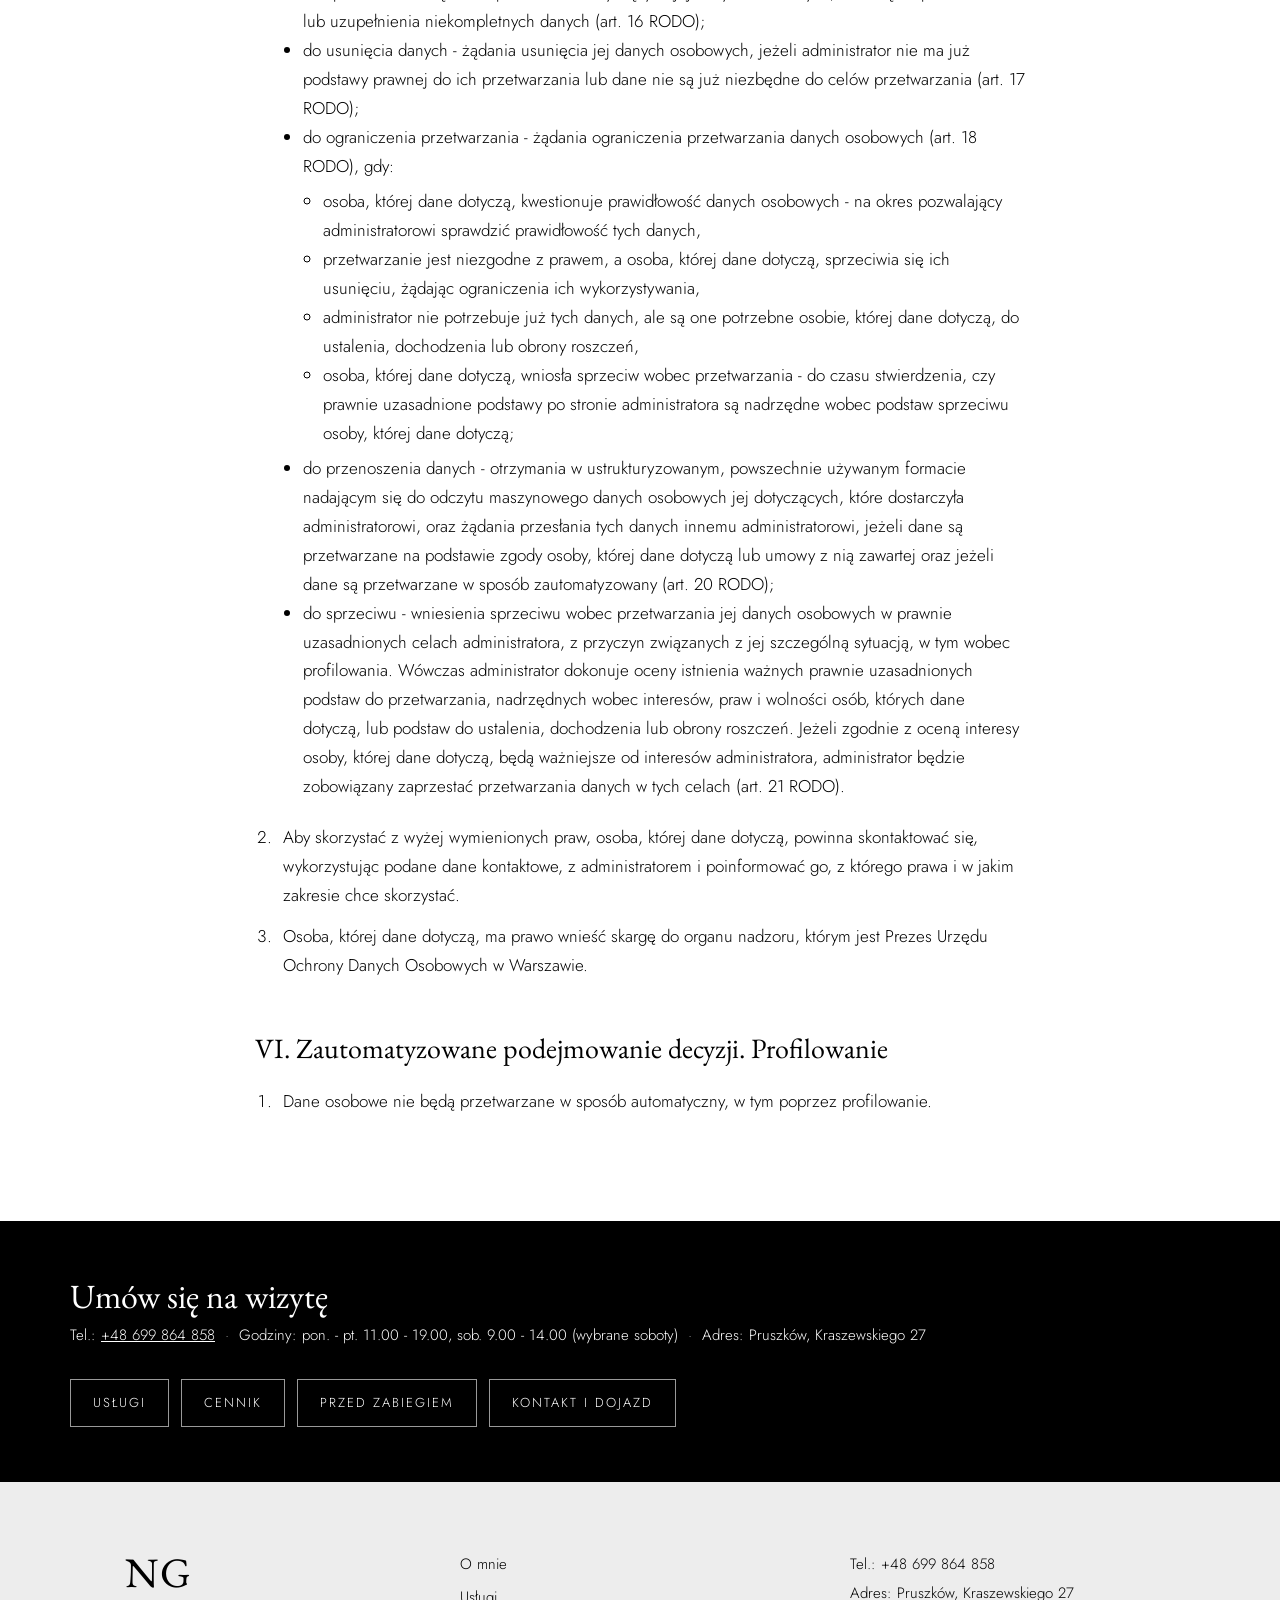
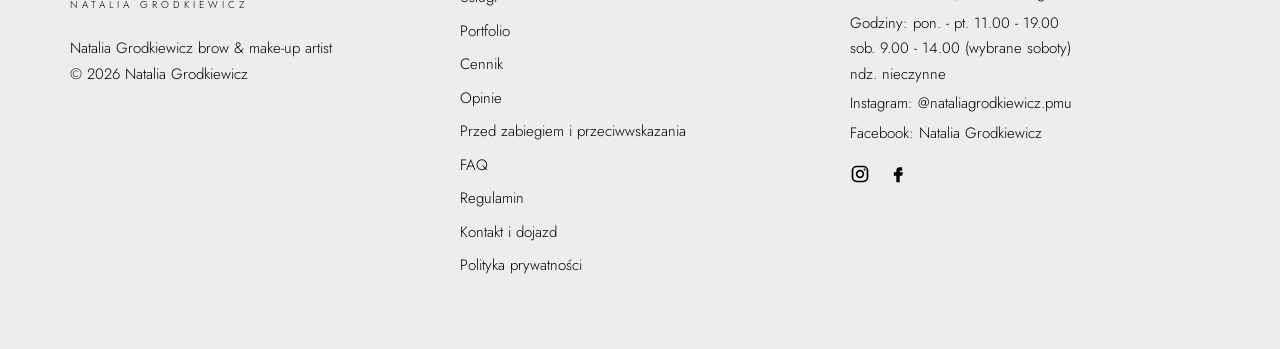
<file: polityka-prywatnosci.html>
<!DOCTYPE html>
<html lang="pl">
<head>
  <meta charset="UTF-8">
  <meta name="viewport" content="width=device-width, initial-scale=1">
  <title>Polityka prywatności - Natalia Grodkiewicz</title>
  <meta name="description" content="Polityka prywatności: administrator danych, cele i podstawy przetwarzania, okres przechowywania i prawa osób, których dane dotyczą.">
  <link rel="canonical" href="https://nataliagrodkiewicz.pl/polityka-prywatnosci.html">
  <meta property="og:type" content="website">
  <meta property="og:locale" content="pl_PL">
  <meta property="og:site_name" content="Natalia Grodkiewicz brow &amp; make-up artist">
  <meta property="og:title" content="Polityka prywatności - Natalia Grodkiewicz">
  <meta property="og:description" content="Polityka prywatności: administrator danych, cele i podstawy przetwarzania, okres przechowywania i prawa osób, których dane dotyczą.">
  <meta property="og:url" content="https://nataliagrodkiewicz.pl/polityka-prywatnosci.html">
  <meta property="og:image" content="https://nataliagrodkiewicz.pl/img/og.jpg">
  <meta property="og:image:width" content="1200">
  <meta property="og:image:height" content="630">
  <meta property="og:image:alt" content="Natalia Grodkiewicz brow &amp; make-up artist">
  <meta name="twitter:card" content="summary_large_image">
  <link rel="icon" href="favicon.ico" sizes="48x48">
  <link rel="icon" href="icon-192.png" type="image/png" sizes="192x192">
  <link rel="apple-touch-icon" href="apple-touch-icon.png">
  <link rel="preconnect" href="https://fonts.googleapis.com">
  <link rel="preconnect" href="https://fonts.gstatic.com" crossorigin>
  <link href="https://fonts.googleapis.com/css2?family=EB+Garamond:ital,wght@0,400;0,500;1,400&family=Jost:wght@300;400;500&display=swap" rel="stylesheet">
  <link rel="stylesheet" href="style.css">
</head>
<body>

<!-- HEADER -->
<header class="header" id="header">
  <div class="header__inner">
    <a href="index.html" class="logo">NG<span>Natalia Grodkiewicz</span></a>
    <nav class="nav" aria-label="Menu główne">
      <ul>
        <li><a href="o-mnie.html">O mnie</a></li>
        <li><a href="uslugi.html">Usługi</a></li>
        <li><a href="portfolio.html">Portfolio</a></li>
        <li><a href="cennik.html">Cennik</a></li>
        <li><a href="opinie.html">Opinie</a></li>
        <li><a href="przed-zabiegiem.html">Przed zabiegiem</a></li>
        <li><a href="faq.html">FAQ</a></li>
        <li><a href="regulamin.html">Regulamin</a></li>
        <li><a href="kontakt.html">Kontakt</a></li>
      </ul>
    </nav>
    <div class="header__right">
      <div class="header__social"><a href="https://www.instagram.com/nataliagrodkiewicz.pmu/" target="_blank" rel="noopener" aria-label="Instagram"><svg viewBox="0 0 24 24"><rect x="3" y="3" width="18" height="18" rx="5" fill="none" stroke="currentColor" stroke-width="2"/><circle cx="12" cy="12" r="4" fill="none" stroke="currentColor" stroke-width="2"/><circle cx="17.5" cy="6.5" r="1.2"/></svg></a><a href="https://www.facebook.com/people/Natalia-Grodkiewicz-Makija%C5%BC-permanentny-Pruszk%C3%B3w/100039896664338/" target="_blank" rel="noopener" aria-label="Facebook"><svg viewBox="0 0 24 24"><path d="M14 8h3V4h-3c-2.8 0-4 1.8-4 4v2H7v4h3v8h4v-8h3l1-4h-4V8.5c0-.3.2-.5.5-.5z"/></svg></a></div>
      <a href="https://nataliagrodkiewicz.booksy.com/k/" target="_blank" rel="noopener" class="btn btn--outline-dark header__cta">Umów wizytę</a>
      <button class="hamburger" id="hamburger" aria-label="Menu"><span></span><span></span><span></span></button>
    </div>
  </div>
</header>

<!-- FULLSCREEN MENU -->
<nav class="menu" id="menu">
  <ul>
    <li><a href="o-mnie.html">O mnie</a></li>
    <li><a href="uslugi.html">Usługi</a></li>
    <li><a href="portfolio.html">Portfolio</a></li>
    <li><a href="cennik.html">Cennik</a></li>
    <li><a href="opinie.html">Opinie</a></li>
    <li><a href="przed-zabiegiem.html">Przed zabiegiem</a></li>
    <li><a href="faq.html">FAQ</a></li>
    <li><a href="regulamin.html">Regulamin</a></li>
    <li><a href="kontakt.html">Kontakt</a></li>
  </ul>
</nav>

<!-- PAGE HEADER -->
<section class="page-header">
  <div class="container narrow">
    <span class="eyebrow">Dbam o bezpieczeństwo Twoich danych osobowych</span>
    <h1>Polityka prywatności</h1>
  </div>
</section>

<section class="section">
  <div class="container narrow policy">
    <h2 class="subtitle policy__h">I. Administrator danych osobowych</h2>
    <ol class="policy__list"><li>Administratorem danych osobowych w rozumieniu art. 4 pkt 7 rozporządzenia Parlamentu Europejskiego i Rady (UE) 2016/679 z dn. 27.04.2016 r. w sprawie ochrony osób fizycznych w związku z przetwarzaniem danych osobowych i w sprawie swobodnego przepływu takich danych oraz uchylenia dyrektywy 95/46/WE (RODO) jest Natalia Grodkiewicz z siedzibą w Piasecznie pod adresem ul. Złotej Kaczki 3/28, 05-500 Piaseczno, wpisana do rejestru przedsiębiorców pod numerem NIP: 1231529830, REGON: 524705077.</li><li>Dane kontaktowe administratora danych: telefon: <a href="tel:+48699864858" class="link">+48 699 864 858</a>, adres e-mail: <a href="mailto:nataliagrodkiewicz@wp.pl" class="link">nataliagrodkiewicz@wp.pl</a></li><li>Administrator w myśl art. 32 ust. 1 RODO przestrzega zasady ochrony danych osobowych oraz stosuje odpowiednie środki techniczne i organizacyjne w celu zapobieżenia przypadkowego lub niezgodnego z prawem zniszczenia, utraty, modyfikacji, nieuprawnionego ujawnienia lub nieuprawnionego dostępu do danych osobowych przetwarzanych w związku z prowadzoną działalnością.</li><li>Podanie danych osobowych jest dobrowolne, ale niezbędne w celu nawiązania współpracy i/lub zawarcia umowy z administratorem danych.</li><li>Administrator danych przetwarza dane osobowe wyłącznie w zakresie niezbędnym do prawidłowego świadczenia usług lub podjęcia czynności na żądanie osoby, której dane dotyczą.</li></ol>
    <h2 class="subtitle policy__h">II. Cel i podstawy przetwarzania danych osobowych</h2>
    <p>Administrator przetwarza dane osobowe w następujących celach:</p><ul class="list"><li>przygotowanie oferty handlowej w odpowiedzi na zainteresowanie klienta, co jest prawnie uzasadnionym interesem administratora danych (art. 6 ust. 1 lit. f RODO);</li><li>świadczenie usług drogą elektroniczną za pośrednictwem Portalu internetowego, na podstawie zawartej umowy (art. 6 ust. 1 lit. b RODO);</li><li>obsługa procesu reklamacyjnego, na podstawie obowiązku ciążącego na administratorze danych w związku z obowiązującymi przepisami prawa (art. 6 ust. 1 lit. c RODO);</li><li>rachunkowych związanych z wystawianiem i przyjmowaniem dokumentów rozliczeniowych, na podstawie przepisów prawa podatkowego (art. 6 ust. 1 lit. c RODO);</li><li>archiwizacja danych dla ewentualnego ustalenia, dochodzenia lub obrony przed roszczeniami lub potrzeby wykazania faktów, co jest prawnie uzasadnionym interesem administratora danych (art. 6 ust. 1 lit f RODO);</li><li>kontakt telefoniczny lub za pośrednictwem poczty elektronicznej, w szczególności w odpowiedzi na zapytania kierowane do administratora danych, co jest prawnie uzasadnionym interesem administratora danych (art. 6 ust. 1 lit. f RODO);</li><li>przesyłanie informacji technicznych dotyczących funkcjonowania Portalu internetowego i usług, z których korzysta klient, co jest prawnie uzasadnionym interesem administratora danych (art. 6 ust. 1 lit. f RODO);</li><li>marketing produktów własnych administratora danych, co jest jego prawnie uzasadnionym interesem (art. 6 ust. 1 lit. f RODO) lub odbywa się na podstawie uprzednio udzielonej zgody (art. 6 ust. 1 lit. a RODO).</li></ul>
    <h2 class="subtitle policy__h">III. Odbiorcy danych. Przekazywanie danych do państw trzecich</h2>
    <ol class="policy__list"><li>Odbiorcami danych osobowych przetwarzanych przez administratora danych mogą być podmioty współpracujące z administratorem danych, gdy jest to niezbędne do realizacji umowy zawartej z osobą, której dane dotyczą.</li><li>Odbiorcami danych osobowych przetwarzanych przez administratora danych mogą być również podwykonawcy - podmioty, z których usług korzysta administrator danych przy przetwarzaniu danych np. biura rachunkowe, kancelarie prawne, podmioty świadczące usługi IT (w tym usługi hostingowe).</li><li>Administrator danych może być zobowiązany do udostępnienia danych osobowych na podstawie obowiązujących przepisów prawa, w szczególności do udostępnienia danych osobowych uprawnionym organom lub instytucjom państwowym.</li><li>Dane osobowe nie będą przekazywane podmiotom mającym siedzibę poza Europejskim Obszarem Gospodarczym.</li></ol>
    <h2 class="subtitle policy__h">IV. Okres przechowywania danych osobowych</h2>
    <ol class="policy__list"><li>Administrator danych przechowuje dane osobowe przez okres obowiązywania umowy zawartej z osobą, której dane dotyczą oraz po zakończeniu jej obowiązywania w celach związanych z dochodzeniem roszczeń związanych z umową, wykonania obowiązków wynikających z obowiązujących przepisów prawa, ale przez czas nie dłuższy niż termin przedawnienia zgodnie z przepisami Kodeksu cywilnego.</li><li>Administrator danych przechowuje dane osobowe znajdujące się na dokumentach rozliczeniowych (np. faktury) przez okres czasu wskazany przepisami ustawy o podatku od towarów i usług oraz ustawą o rachunkowości.</li><li>Administrator danych przechowuje dane osobowe przetwarzane w celach marketingowych przez okres lat 10, jednak nie dalej niż do momentu wycofania zgody na przetwarzanie danych lub wniesienia sprzeciwu wobec przetwarzania danych.</li><li>Administrator danych przechowuje dane osobowe w celach innych niż wskazane w ust. 1-3 przez okres 3 lat, chyba że wcześniej wycofano zgodę na przetwarzanie danych, a przetwarzanie danych nie może być kontynuowane na innej podstawie niż zgoda osoby, której dane dotyczą.</li></ol>
    <h2 class="subtitle policy__h">V. Uprawnienia osoby, której dane dotyczą</h2>
    <ol class="policy__list"><li>Każda osoba, której dane dotyczą, ma prawo:<ul class="list"><li>dostępu - uzyskania od administratora potwierdzenia, czy przetwarzane są jej dane osobowe. Jeżeli dane o osobie są przetwarzane, jest ona uprawniona do uzyskania dostępu do nich oraz uzyskania następujących informacji: o celach przetwarzania, kategoriach danych osobowych, informacji o odbiorcach lub kategoriach odbiorców, którym dane zostały lub zostaną ujawnione, o okresie przechowywania danych lub o kryteriach ich ustalania, o prawie do żądania sprostowania, usunięcia lub ograniczenia przetwarzania danych osobowych przysługujących osobie, której dane dotyczą, oraz do wniesienia sprzeciwu wobec takiego przetwarzania (art. 15 RODO);</li><li>do otrzymania kopii danych - uzyskania kopii danych podlegających przetwarzaniu, przy czym pierwsza kopia jest bezpłatna, a za kolejne kopie administrator może nałożyć opłatę w rozsądnej wysokości wynikającą z kosztów administracyjnych (art. 15 ust. 3 RODO);</li><li>do sprostowania - żądania sprostowania dotyczących jej danych osobowych, które są nieprawidłowe lub uzupełnienia niekompletnych danych (art. 16 RODO);</li><li>do usunięcia danych - żądania usunięcia jej danych osobowych, jeżeli administrator nie ma już podstawy prawnej do ich przetwarzania lub dane nie są już niezbędne do celów przetwarzania (art. 17 RODO);</li><li>do ograniczenia przetwarzania - żądania ograniczenia przetwarzania danych osobowych (art. 18 RODO), gdy:<ul class="list"><li>osoba, której dane dotyczą, kwestionuje prawidłowość danych osobowych - na okres pozwalający administratorowi sprawdzić prawidłowość tych danych,</li><li>przetwarzanie jest niezgodne z prawem, a osoba, której dane dotyczą, sprzeciwia się ich usunięciu, żądając ograniczenia ich wykorzystywania,</li><li>administrator nie potrzebuje już tych danych, ale są one potrzebne osobie, której dane dotyczą, do ustalenia, dochodzenia lub obrony roszczeń,</li><li>osoba, której dane dotyczą, wniosła sprzeciw wobec przetwarzania - do czasu stwierdzenia, czy prawnie uzasadnione podstawy po stronie administratora są nadrzędne wobec podstaw sprzeciwu osoby, której dane dotyczą;</li></ul></li><li>do przenoszenia danych - otrzymania w ustrukturyzowanym, powszechnie używanym formacie nadającym się do odczytu maszynowego danych osobowych jej dotyczących, które dostarczyła administratorowi, oraz żądania przesłania tych danych innemu administratorowi, jeżeli dane są przetwarzane na podstawie zgody osoby, której dane dotyczą lub umowy z nią zawartej oraz jeżeli dane są przetwarzane w sposób zautomatyzowany (art. 20 RODO);</li><li>do sprzeciwu - wniesienia sprzeciwu wobec przetwarzania jej danych osobowych w prawnie uzasadnionych celach administratora, z przyczyn związanych z jej szczególną sytuacją, w tym wobec profilowania. Wówczas administrator dokonuje oceny istnienia ważnych prawnie uzasadnionych podstaw do przetwarzania, nadrzędnych wobec interesów, praw i wolności osób, których dane dotyczą, lub podstaw do ustalenia, dochodzenia lub obrony roszczeń. Jeżeli zgodnie z oceną interesy osoby, której dane dotyczą, będą ważniejsze od interesów administratora, administrator będzie zobowiązany zaprzestać przetwarzania danych w tych celach (art. 21 RODO).</li></ul></li><li>Aby skorzystać z wyżej wymienionych praw, osoba, której dane dotyczą, powinna skontaktować się, wykorzystując podane dane kontaktowe, z administratorem i poinformować go, z którego prawa i w jakim zakresie chce skorzystać.</li><li>Osoba, której dane dotyczą, ma prawo wnieść skargę do organu nadzoru, którym jest Prezes Urzędu Ochrony Danych Osobowych w Warszawie.</li></ol>
    <h2 class="subtitle policy__h">VI. Zautomatyzowane podejmowanie decyzji. Profilowanie</h2>
    <ol class="policy__list"><li>Dane osobowe nie będą przetwarzane w sposób automatyczny, w tym poprzez profilowanie.</li></ol>
  </div>
</section>

<!-- SZYBKIE LINKI -->
<section class="cta-band">
  <div class="container cta-band__inner">
    <div>
      <h2 class="cta-band__title">Umów się na wizytę</h2>
      <p class="cta-band__info"><span>Tel.: <a href="tel:+48699864858" class="link">+48 699 864 858</a></span><span>Godziny: pon. - pt. 11.00 - 19.00, sob. 9.00 - 14.00 (wybrane soboty)</span><span>Adres: Pruszków, Kraszewskiego 27</span></p>
    </div>
    <ul class="cta-band__links">
      <li><a href="uslugi.html">Usługi</a></li>
      <li><a href="cennik.html">Cennik</a></li>
      <li><a href="przed-zabiegiem.html">Przed zabiegiem</a></li>
      <li><a href="kontakt.html">Kontakt i dojazd</a></li>
    </ul>
  </div>
</section>

<!-- FOOTER -->
<footer class="footer">
  <div class="container footer__grid">
    <div>
      <a href="index.html" class="logo logo--dark">NG<span>Natalia Grodkiewicz</span></a>
      <p class="footer__copy">Natalia Grodkiewicz brow &amp; make-up artist<br>© 2026 Natalia Grodkiewicz</p>
    </div>
    <ul class="footer__links">
      <li><a href="o-mnie.html">O mnie</a></li>
      <li><a href="uslugi.html">Usługi</a></li>
      <li><a href="portfolio.html">Portfolio</a></li>
      <li><a href="cennik.html">Cennik</a></li>
      <li><a href="opinie.html">Opinie</a></li>
      <li><a href="przed-zabiegiem.html">Przed zabiegiem i przeciwwskazania</a></li>
      <li><a href="faq.html">FAQ</a></li>
      <li><a href="regulamin.html">Regulamin</a></li>
      <li><a href="kontakt.html">Kontakt i dojazd</a></li>
      <li><a href="polityka-prywatnosci.html">Polityka prywatności</a></li>
    </ul>
    <div class="footer__contact">
      <p>Tel.: <a href="tel:+48699864858">+48 699 864 858</a></p>
      <p>Adres: <a href="https://maps.app.goo.gl/C7wtLCn59jESsGDr9" target="_blank" rel="noopener">Pruszków, Kraszewskiego 27</a></p>
      <p>Godziny: pon. - pt. 11.00 - 19.00<br>sob. 9.00 - 14.00 (wybrane soboty)<br>ndz. nieczynne</p>
      <p>Instagram: <a href="https://www.instagram.com/nataliagrodkiewicz.pmu/" target="_blank" rel="noopener">@nataliagrodkiewicz.pmu</a></p>
      <p>Facebook: <a href="https://www.facebook.com/people/Natalia-Grodkiewicz-Makija%C5%BC-permanentny-Pruszk%C3%B3w/100039896664338/" target="_blank" rel="noopener">Natalia Grodkiewicz</a></p>
      <div class="footer__social"><a href="https://www.instagram.com/nataliagrodkiewicz.pmu/" target="_blank" rel="noopener" aria-label="Instagram"><svg viewBox="0 0 24 24"><rect x="3" y="3" width="18" height="18" rx="5" fill="none" stroke="currentColor" stroke-width="2"/><circle cx="12" cy="12" r="4" fill="none" stroke="currentColor" stroke-width="2"/><circle cx="17.5" cy="6.5" r="1.2"/></svg></a><a href="https://www.facebook.com/people/Natalia-Grodkiewicz-Makija%C5%BC-permanentny-Pruszk%C3%B3w/100039896664338/" target="_blank" rel="noopener" aria-label="Facebook"><svg viewBox="0 0 24 24"><path d="M14 8h3V4h-3c-2.8 0-4 1.8-4 4v2H7v4h3v8h4v-8h3l1-4h-4V8.5c0-.3.2-.5.5-.5z"/></svg></a></div>
    </div>
  </div>
</footer>

<!-- POPUP: ZADZWOŃ (otwierany przyciskiem „Zadzwoń”) -->
<div class="popup" id="popup">
  <div class="popup__box">
    <button class="popup__close" data-close-popup aria-label="Zamknij">&times;</button>
    <div class="popup__form">
      <h4>Zadzwoń</h4>
      <p>Zapisów na zabiegi dokonujemy za pośrednictwem numeru telefonu. Jeśli nie możemy odebrać telefonu, prosimy o pozostawienie wiadomości SMS, oddzwonimy.</p>
      <span class="popup__label">Tel.:</span>
      <a href="tel:+48699864858" class="popup__phone">+48 699 864 858</a>
      <p>Godziny: pon. - pt. 11.00 - 19.00, sob. 9.00 - 14.00 (wybrane soboty)</p>
      <p>Adres: Pruszków, Kraszewskiego 27</p>
      <div class="popup__actions">
        <a href="tel:+48699864858" class="btn btn--dark">Zadzwoń</a>
        <a href="sms:+48699864858" class="btn btn--outline-dark">Wyślij SMS</a>
      </div>
      <p class="popup__note">Dokonanie zapisu na zabieg oznacza pełną akceptację <a href="regulamin.html" class="link">regulaminu</a>. Sprawdź też <a href="przed-zabiegiem.html#przeciwwskazania" class="link">przeciwwskazania</a>.</p>
    </div>
  </div>
</div>

<script src="script.js"></script>
</body>
</html>
</file>
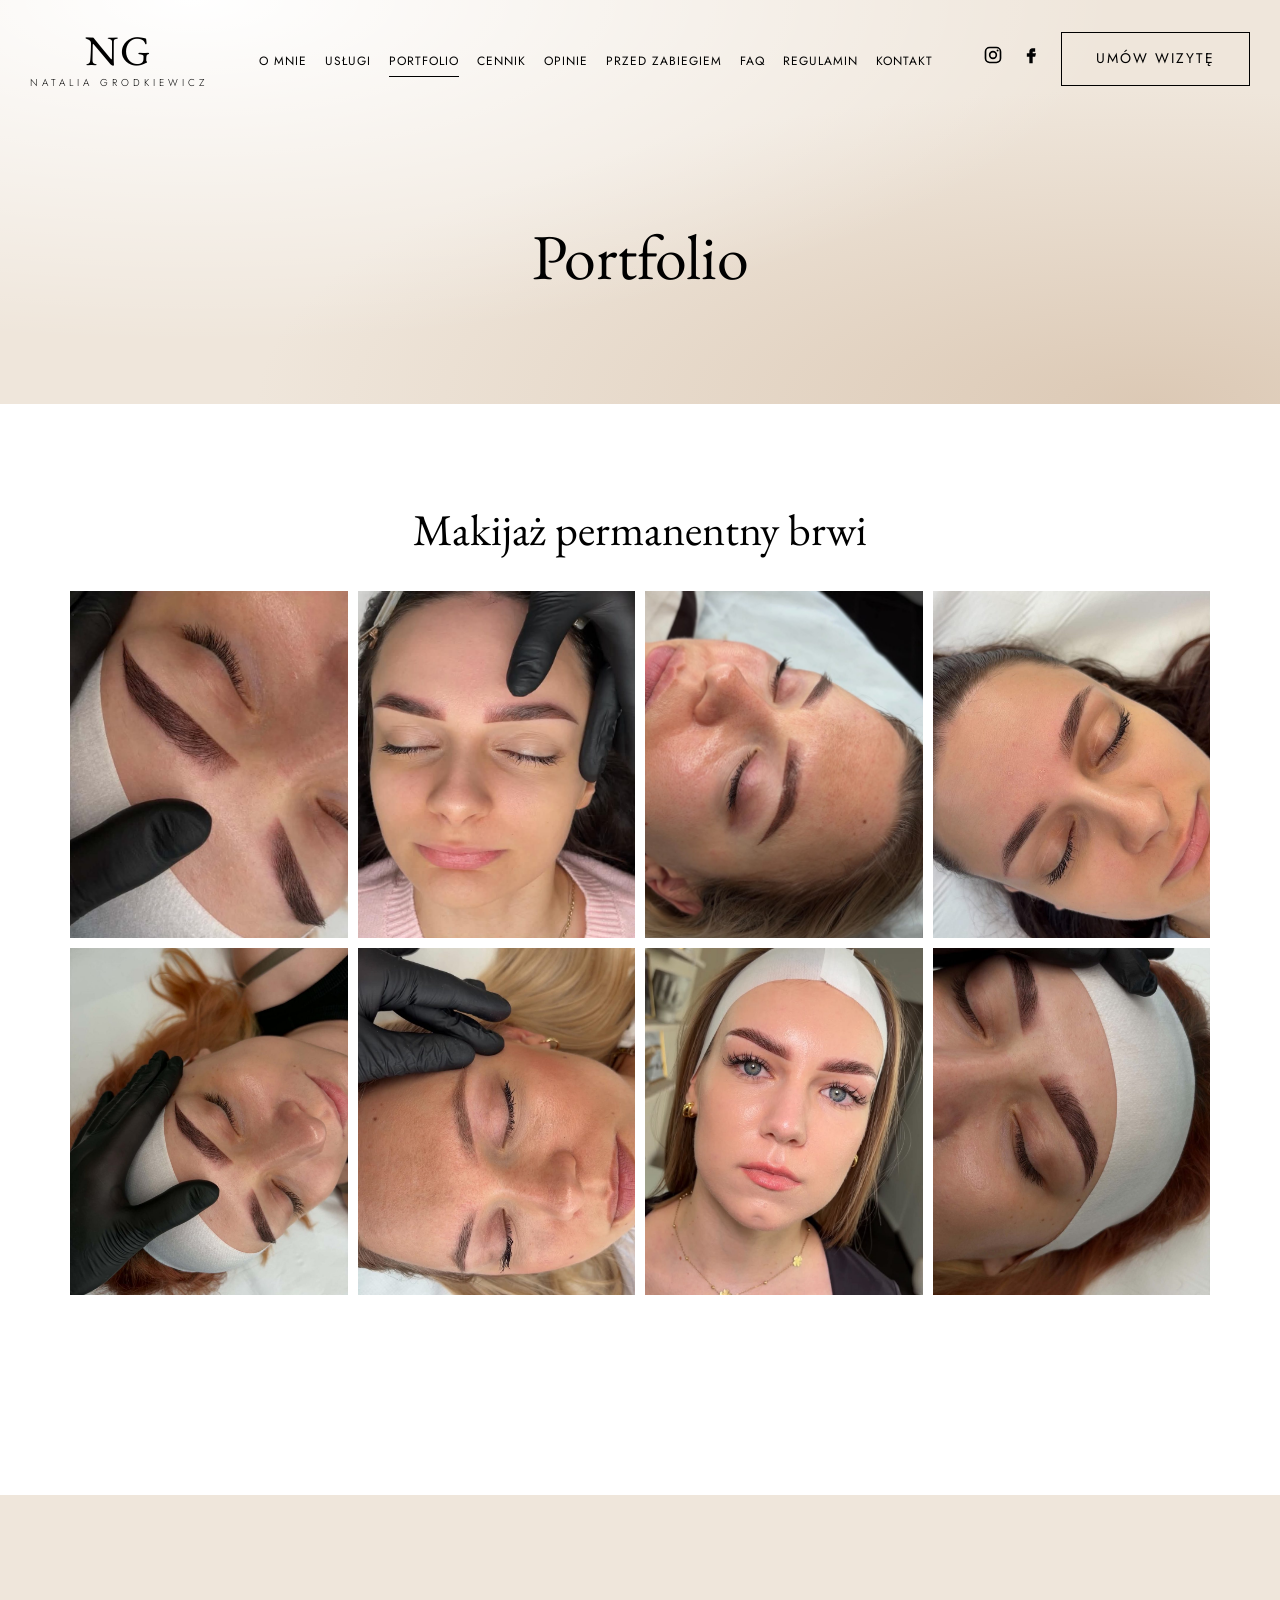
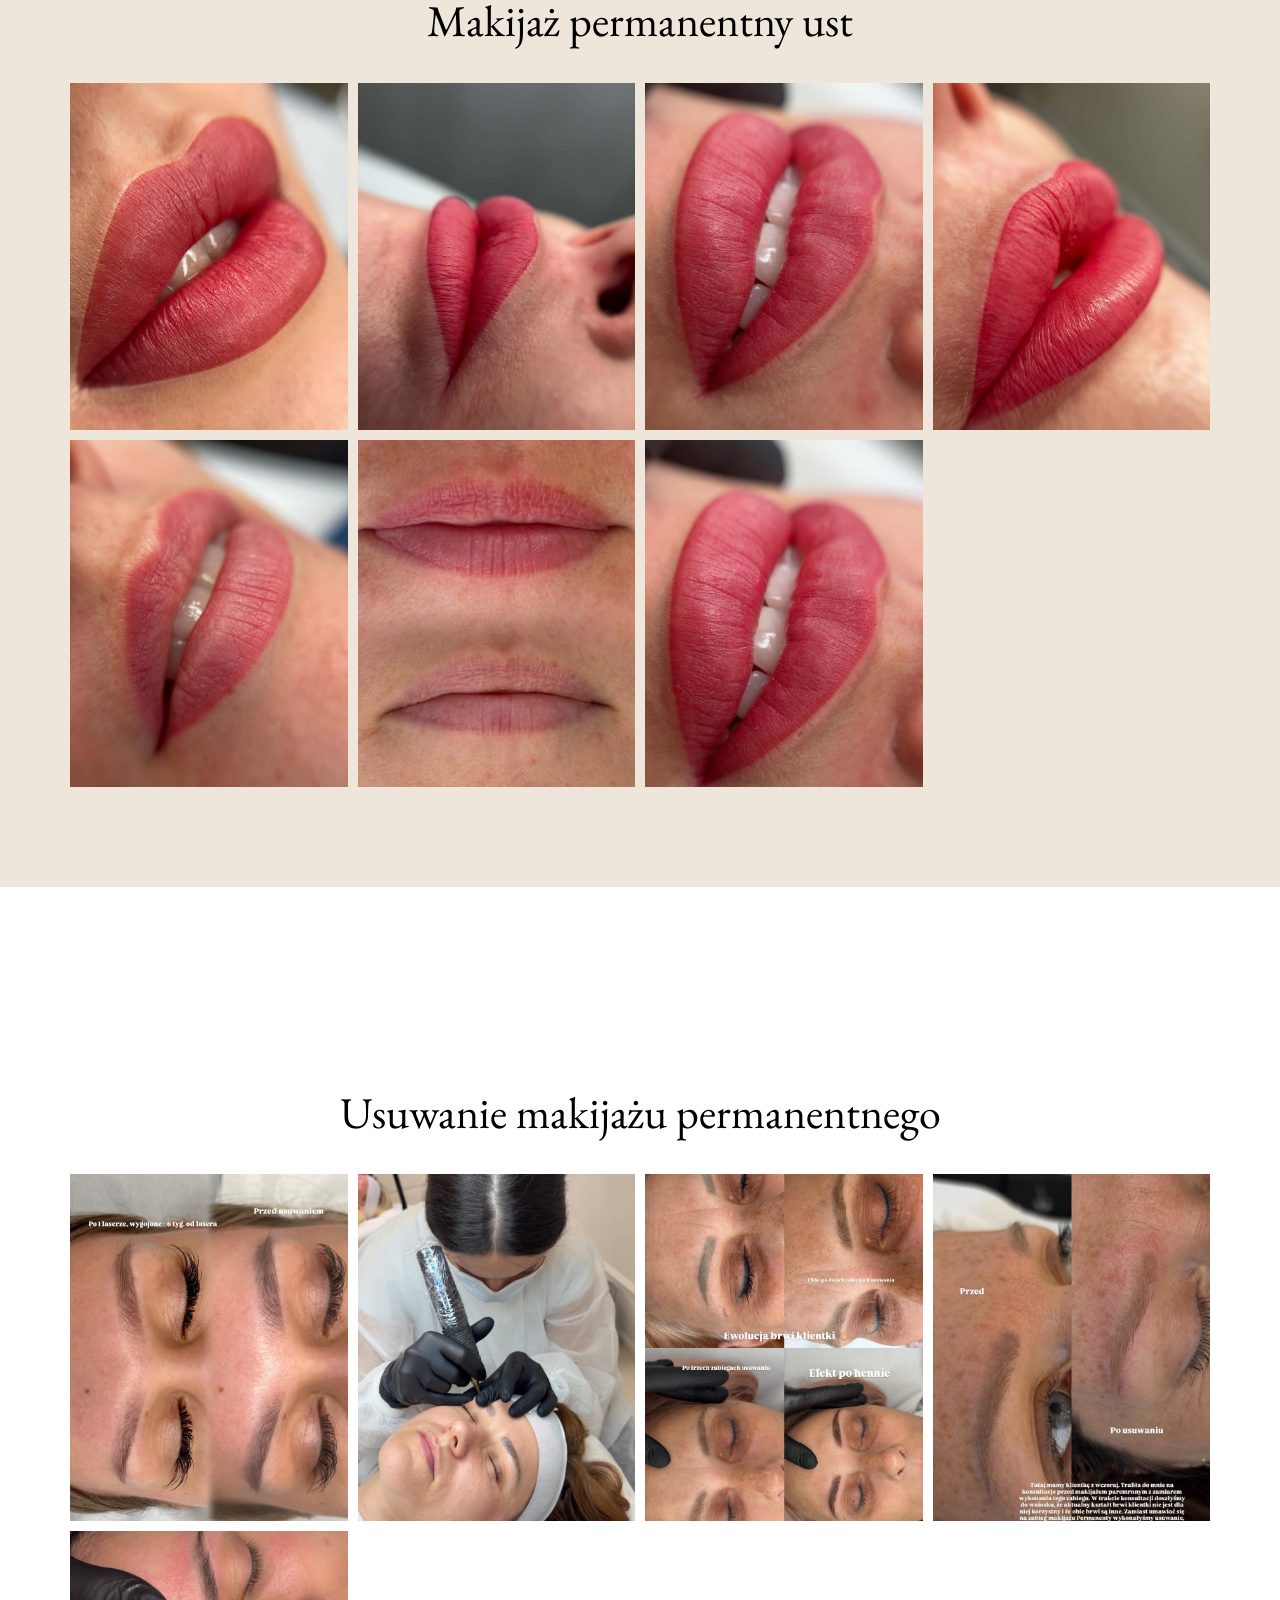
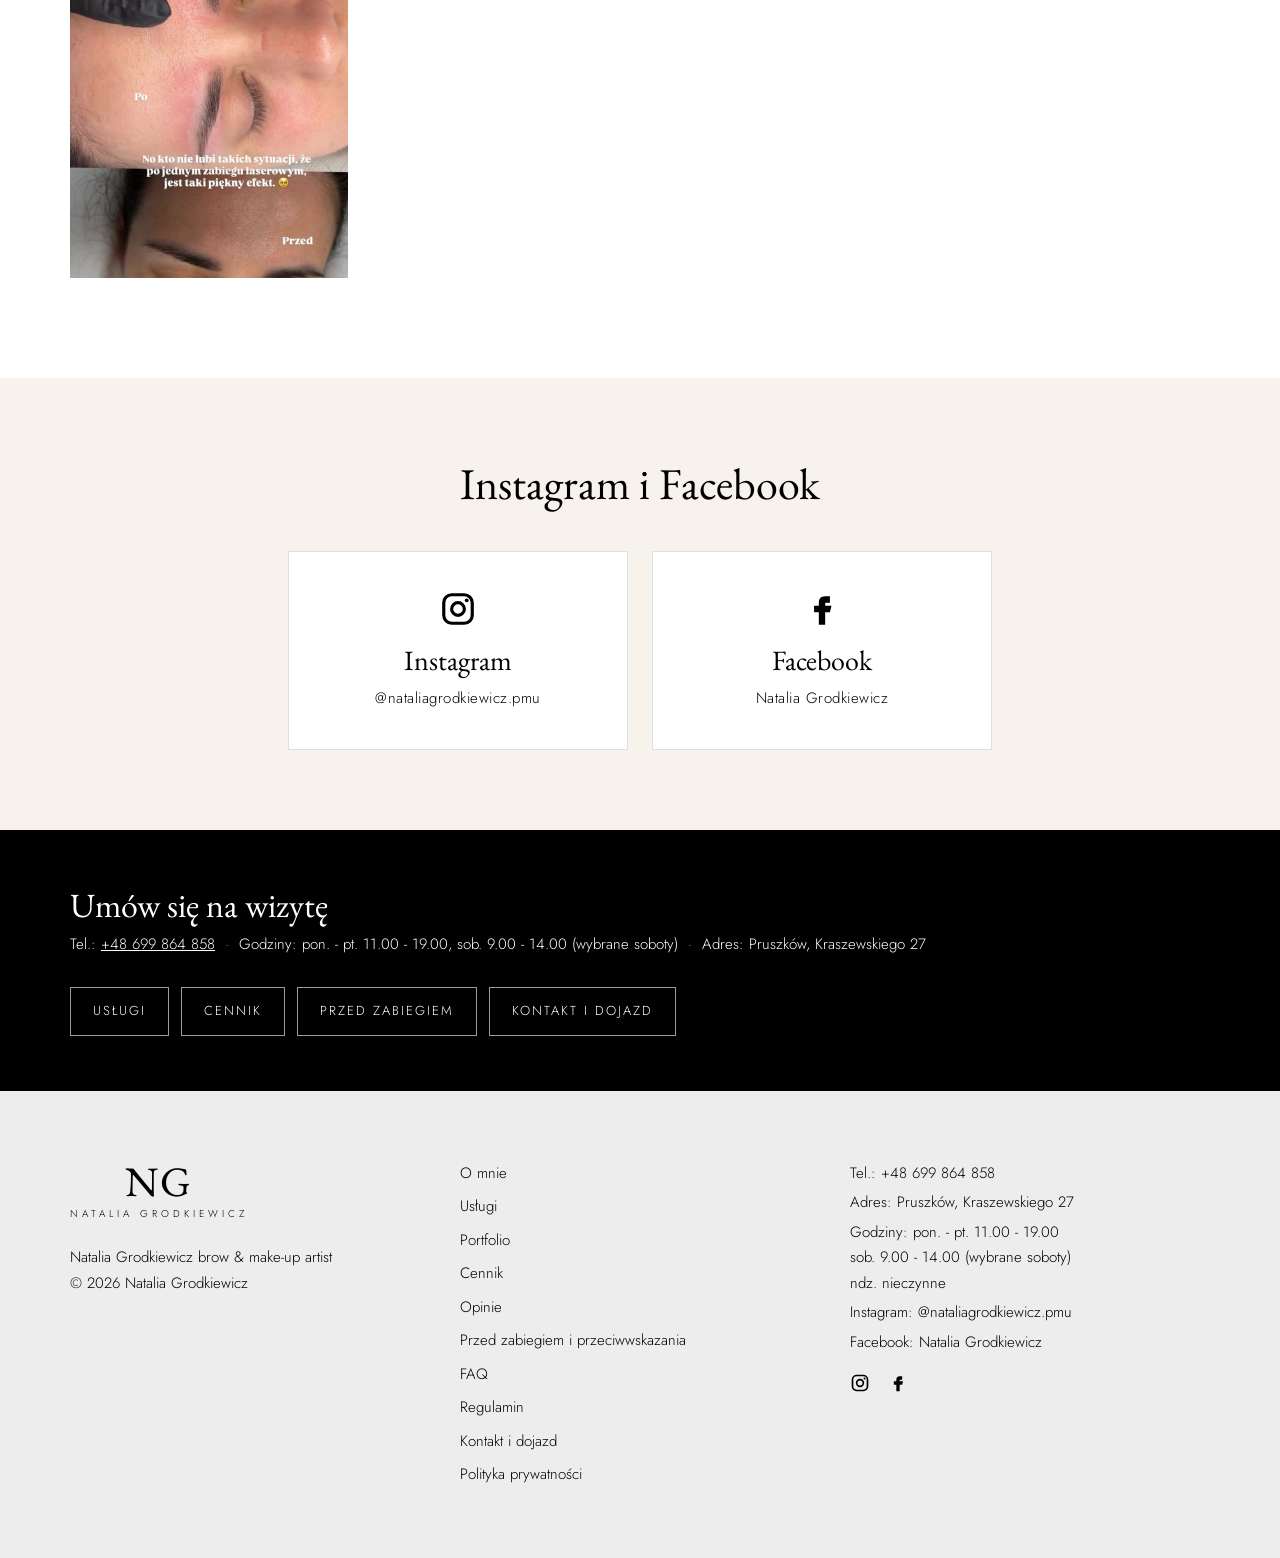
<file: portfolio.html>
<!DOCTYPE html>
<html lang="pl">
<head>
  <meta charset="UTF-8">
  <meta name="viewport" content="width=device-width, initial-scale=1">
  <title>Portfolio - makijaż permanentny brwi i ust | Natalia Grodkiewicz</title>
  <meta name="description" content="Portfolio: makijaż permanentny brwi i ust oraz usuwanie makijażu permanentnego - realizacje Natalii Grodkiewicz, Pruszków.">
  <link rel="canonical" href="https://nataliagrodkiewicz.pl/portfolio.html">
  <meta property="og:type" content="website">
  <meta property="og:locale" content="pl_PL">
  <meta property="og:site_name" content="Natalia Grodkiewicz brow &amp; make-up artist">
  <meta property="og:title" content="Portfolio - makijaż permanentny brwi i ust | Natalia Grodkiewicz">
  <meta property="og:description" content="Portfolio: makijaż permanentny brwi i ust oraz usuwanie makijażu permanentnego - realizacje Natalii Grodkiewicz, Pruszków.">
  <meta property="og:url" content="https://nataliagrodkiewicz.pl/portfolio.html">
  <meta property="og:image" content="https://nataliagrodkiewicz.pl/img/og.jpg">
  <meta property="og:image:width" content="1200">
  <meta property="og:image:height" content="630">
  <meta property="og:image:alt" content="Natalia Grodkiewicz brow &amp; make-up artist">
  <meta name="twitter:card" content="summary_large_image">
  <link rel="icon" href="favicon.ico" sizes="48x48">
  <link rel="icon" href="icon-192.png" type="image/png" sizes="192x192">
  <link rel="apple-touch-icon" href="apple-touch-icon.png">
  <link rel="preconnect" href="https://fonts.googleapis.com">
  <link rel="preconnect" href="https://fonts.gstatic.com" crossorigin>
  <link href="https://fonts.googleapis.com/css2?family=EB+Garamond:ital,wght@0,400;0,500;1,400&family=Jost:wght@300;400;500&display=swap" rel="stylesheet">
  <link rel="stylesheet" href="style.css">
</head>
<body>

<!-- HEADER -->
<header class="header" id="header">
  <div class="header__inner">
    <a href="index.html" class="logo">NG<span>Natalia Grodkiewicz</span></a>
    <nav class="nav" aria-label="Menu główne">
      <ul>
        <li><a href="o-mnie.html">O mnie</a></li>
        <li><a href="uslugi.html">Usługi</a></li>
        <li><a href="portfolio.html" class="active" aria-current="page">Portfolio</a></li>
        <li><a href="cennik.html">Cennik</a></li>
        <li><a href="opinie.html">Opinie</a></li>
        <li><a href="przed-zabiegiem.html">Przed zabiegiem</a></li>
        <li><a href="faq.html">FAQ</a></li>
        <li><a href="regulamin.html">Regulamin</a></li>
        <li><a href="kontakt.html">Kontakt</a></li>
      </ul>
    </nav>
    <div class="header__right">
      <div class="header__social"><a href="https://www.instagram.com/nataliagrodkiewicz.pmu/" target="_blank" rel="noopener" aria-label="Instagram"><svg viewBox="0 0 24 24"><rect x="3" y="3" width="18" height="18" rx="5" fill="none" stroke="currentColor" stroke-width="2"/><circle cx="12" cy="12" r="4" fill="none" stroke="currentColor" stroke-width="2"/><circle cx="17.5" cy="6.5" r="1.2"/></svg></a><a href="https://www.facebook.com/people/Natalia-Grodkiewicz-Makija%C5%BC-permanentny-Pruszk%C3%B3w/100039896664338/" target="_blank" rel="noopener" aria-label="Facebook"><svg viewBox="0 0 24 24"><path d="M14 8h3V4h-3c-2.8 0-4 1.8-4 4v2H7v4h3v8h4v-8h3l1-4h-4V8.5c0-.3.2-.5.5-.5z"/></svg></a></div>
      <a href="https://nataliagrodkiewicz.booksy.com/k/" target="_blank" rel="noopener" class="btn btn--outline-dark header__cta">Umów wizytę</a>
      <button class="hamburger" id="hamburger" aria-label="Menu"><span></span><span></span><span></span></button>
    </div>
  </div>
</header>

<!-- FULLSCREEN MENU -->
<nav class="menu" id="menu">
  <ul>
    <li><a href="o-mnie.html">O mnie</a></li>
    <li><a href="uslugi.html">Usługi</a></li>
    <li><a href="portfolio.html" class="active" aria-current="page">Portfolio</a></li>
    <li><a href="cennik.html">Cennik</a></li>
    <li><a href="opinie.html">Opinie</a></li>
    <li><a href="przed-zabiegiem.html">Przed zabiegiem</a></li>
    <li><a href="faq.html">FAQ</a></li>
    <li><a href="regulamin.html">Regulamin</a></li>
    <li><a href="kontakt.html">Kontakt</a></li>
  </ul>
</nav>

<!-- PAGE HEADER -->
<section class="page-header">
  <div class="container narrow">
    <h1>Portfolio</h1>
  </div>
</section>
<section class="section">
  <div class="container">
    <h2 class="title center">Makijaż permanentny brwi</h2>
    <div class="photos photos--portfolio">
      <a href="img/brwi-perm.jpg" data-lightbox><img src="img/brwi-perm.jpg" alt="Makijaż permanentny brwi" loading="lazy"></a>
      <a href="img/brwi-glowne.jpg" data-lightbox><img src="img/brwi-glowne.jpg" alt="Makijaż permanentny brwi" loading="lazy"></a>
      <a href="img/brwi-1.jpg" data-lightbox><img src="img/brwi-1.jpg" alt="Makijaż permanentny brwi" loading="lazy"></a>
      <a href="img/brwi-2.jpg" data-lightbox><img src="img/brwi-2.jpg" alt="Makijaż permanentny brwi" loading="lazy"></a>
      <a href="img/brwi-3.jpg" data-lightbox><img src="img/brwi-3.jpg" alt="Makijaż permanentny brwi" loading="lazy"></a>
      <a href="img/brwi-4.jpg" data-lightbox><img src="img/brwi-4.jpg" alt="Makijaż permanentny brwi" loading="lazy"></a>
      <a href="img/brwi-5.jpg" data-lightbox><img src="img/brwi-5.jpg" alt="Makijaż permanentny brwi" loading="lazy"></a>
      <a href="img/brwi-6.jpg" data-lightbox><img src="img/brwi-6.jpg" alt="Makijaż permanentny brwi" loading="lazy"></a>
    </div>
  </div>
</section>
<section class="section section--pink">
  <div class="container">
    <h2 class="title center">Makijaż permanentny ust</h2>
    <div class="photos photos--portfolio">
      <a href="img/usta-glowne.jpg" data-lightbox><img src="img/usta-glowne.jpg" alt="Makijaż permanentny ust" loading="lazy"></a>
      <a href="img/usta-1.jpg" data-lightbox><img src="img/usta-1.jpg" alt="Makijaż permanentny ust" loading="lazy"></a>
      <a href="img/usta-2.jpg" data-lightbox><img src="img/usta-2.jpg" alt="Makijaż permanentny ust" loading="lazy"></a>
      <a href="img/usta-3.jpg" data-lightbox><img src="img/usta-3.jpg" alt="Makijaż permanentny ust" loading="lazy"></a>
      <a href="img/usta-4.jpg" data-lightbox><img src="img/usta-4.jpg" alt="Makijaż permanentny ust" loading="lazy"></a>
      <a href="img/usta-5.jpg" data-lightbox><img src="img/usta-5.jpg" alt="Makijaż permanentny ust" loading="lazy"></a>
      <a href="img/usta-6.jpg" data-lightbox><img src="img/usta-6.jpg" alt="Makijaż permanentny ust" loading="lazy"></a>
    </div>
  </div>
</section>
<section class="section">
  <div class="container">
    <h2 class="title center">Usuwanie makijażu permanentnego</h2>
    <div class="photos photos--portfolio">
      <a href="img/usuwanie-glowne.jpg" data-lightbox><img src="img/usuwanie-glowne.jpg" alt="Usuwanie makijażu permanentnego" loading="lazy"></a>
      <a href="img/usuwanie-1.jpg" data-lightbox><img src="img/usuwanie-1.jpg" alt="Usuwanie makijażu permanentnego" loading="lazy"></a>
      <a href="img/usuwanie-2.jpg" data-lightbox><img src="img/usuwanie-2.jpg" alt="Usuwanie makijażu permanentnego" loading="lazy"></a>
      <a href="img/usuwanie-3.jpg" data-lightbox><img src="img/usuwanie-3.jpg" alt="Usuwanie makijażu permanentnego" loading="lazy"></a>
      <a href="img/usuwanie-4.jpg" data-lightbox><img src="img/usuwanie-4.jpg" alt="Usuwanie makijażu permanentnego" loading="lazy"></a>
    </div>
  </div>
</section>

<!-- INSTAGRAM I FACEBOOK -->
<section class="social-band">
  <div class="container">
    <h2 class="title center">Instagram i Facebook</h2>
    <div class="social-cards">
      <a class="social-card" href="https://www.instagram.com/nataliagrodkiewicz.pmu/" target="_blank" rel="noopener">
        <svg viewBox="0 0 24 24"><rect x="3" y="3" width="18" height="18" rx="5" fill="none" stroke="currentColor" stroke-width="2"/><circle cx="12" cy="12" r="4" fill="none" stroke="currentColor" stroke-width="2"/><circle cx="17.5" cy="6.5" r="1.2"/></svg>
        <span class="social-card__name">Instagram</span>
        <span class="social-card__handle">@nataliagrodkiewicz.pmu</span>
      </a>
      <a class="social-card" href="https://www.facebook.com/people/Natalia-Grodkiewicz-Makija%C5%BC-permanentny-Pruszk%C3%B3w/100039896664338/" target="_blank" rel="noopener">
        <svg viewBox="0 0 24 24"><path d="M14 8h3V4h-3c-2.8 0-4 1.8-4 4v2H7v4h3v8h4v-8h3l1-4h-4V8.5c0-.3.2-.5.5-.5z"/></svg>
        <span class="social-card__name">Facebook</span>
        <span class="social-card__handle">Natalia Grodkiewicz</span>
      </a>
    </div>
  </div>
</section>

<!-- SZYBKIE LINKI -->
<section class="cta-band">
  <div class="container cta-band__inner">
    <div>
      <h2 class="cta-band__title">Umów się na wizytę</h2>
      <p class="cta-band__info"><span>Tel.: <a href="tel:+48699864858" class="link">+48 699 864 858</a></span><span>Godziny: pon. - pt. 11.00 - 19.00, sob. 9.00 - 14.00 (wybrane soboty)</span><span>Adres: Pruszków, Kraszewskiego 27</span></p>
    </div>
    <ul class="cta-band__links">
      <li><a href="uslugi.html">Usługi</a></li>
      <li><a href="cennik.html">Cennik</a></li>
      <li><a href="przed-zabiegiem.html">Przed zabiegiem</a></li>
      <li><a href="kontakt.html">Kontakt i dojazd</a></li>
    </ul>
  </div>
</section>

<!-- FOOTER -->
<footer class="footer">
  <div class="container footer__grid">
    <div>
      <a href="index.html" class="logo logo--dark">NG<span>Natalia Grodkiewicz</span></a>
      <p class="footer__copy">Natalia Grodkiewicz brow &amp; make-up artist<br>© 2026 Natalia Grodkiewicz</p>
    </div>
    <ul class="footer__links">
      <li><a href="o-mnie.html">O mnie</a></li>
      <li><a href="uslugi.html">Usługi</a></li>
      <li><a href="portfolio.html">Portfolio</a></li>
      <li><a href="cennik.html">Cennik</a></li>
      <li><a href="opinie.html">Opinie</a></li>
      <li><a href="przed-zabiegiem.html">Przed zabiegiem i przeciwwskazania</a></li>
      <li><a href="faq.html">FAQ</a></li>
      <li><a href="regulamin.html">Regulamin</a></li>
      <li><a href="kontakt.html">Kontakt i dojazd</a></li>
      <li><a href="polityka-prywatnosci.html">Polityka prywatności</a></li>
    </ul>
    <div class="footer__contact">
      <p>Tel.: <a href="tel:+48699864858">+48 699 864 858</a></p>
      <p>Adres: <a href="https://maps.app.goo.gl/C7wtLCn59jESsGDr9" target="_blank" rel="noopener">Pruszków, Kraszewskiego 27</a></p>
      <p>Godziny: pon. - pt. 11.00 - 19.00<br>sob. 9.00 - 14.00 (wybrane soboty)<br>ndz. nieczynne</p>
      <p>Instagram: <a href="https://www.instagram.com/nataliagrodkiewicz.pmu/" target="_blank" rel="noopener">@nataliagrodkiewicz.pmu</a></p>
      <p>Facebook: <a href="https://www.facebook.com/people/Natalia-Grodkiewicz-Makija%C5%BC-permanentny-Pruszk%C3%B3w/100039896664338/" target="_blank" rel="noopener">Natalia Grodkiewicz</a></p>
      <div class="footer__social"><a href="https://www.instagram.com/nataliagrodkiewicz.pmu/" target="_blank" rel="noopener" aria-label="Instagram"><svg viewBox="0 0 24 24"><rect x="3" y="3" width="18" height="18" rx="5" fill="none" stroke="currentColor" stroke-width="2"/><circle cx="12" cy="12" r="4" fill="none" stroke="currentColor" stroke-width="2"/><circle cx="17.5" cy="6.5" r="1.2"/></svg></a><a href="https://www.facebook.com/people/Natalia-Grodkiewicz-Makija%C5%BC-permanentny-Pruszk%C3%B3w/100039896664338/" target="_blank" rel="noopener" aria-label="Facebook"><svg viewBox="0 0 24 24"><path d="M14 8h3V4h-3c-2.8 0-4 1.8-4 4v2H7v4h3v8h4v-8h3l1-4h-4V8.5c0-.3.2-.5.5-.5z"/></svg></a></div>
    </div>
  </div>
</footer>

<!-- POPUP: ZADZWOŃ (otwierany przyciskiem „Zadzwoń”) -->
<div class="popup" id="popup">
  <div class="popup__box">
    <button class="popup__close" data-close-popup aria-label="Zamknij">&times;</button>
    <div class="popup__form">
      <h4>Zadzwoń</h4>
      <p>Zapisów na zabiegi dokonujemy za pośrednictwem numeru telefonu. Jeśli nie możemy odebrać telefonu, prosimy o pozostawienie wiadomości SMS, oddzwonimy.</p>
      <span class="popup__label">Tel.:</span>
      <a href="tel:+48699864858" class="popup__phone">+48 699 864 858</a>
      <p>Godziny: pon. - pt. 11.00 - 19.00, sob. 9.00 - 14.00 (wybrane soboty)</p>
      <p>Adres: Pruszków, Kraszewskiego 27</p>
      <div class="popup__actions">
        <a href="tel:+48699864858" class="btn btn--dark">Zadzwoń</a>
        <a href="sms:+48699864858" class="btn btn--outline-dark">Wyślij SMS</a>
      </div>
      <p class="popup__note">Dokonanie zapisu na zabieg oznacza pełną akceptację <a href="regulamin.html" class="link">regulaminu</a>. Sprawdź też <a href="przed-zabiegiem.html#przeciwwskazania" class="link">przeciwwskazania</a>.</p>
    </div>
  </div>
</div>

<script src="script.js"></script>
</body>
</html>
</file>
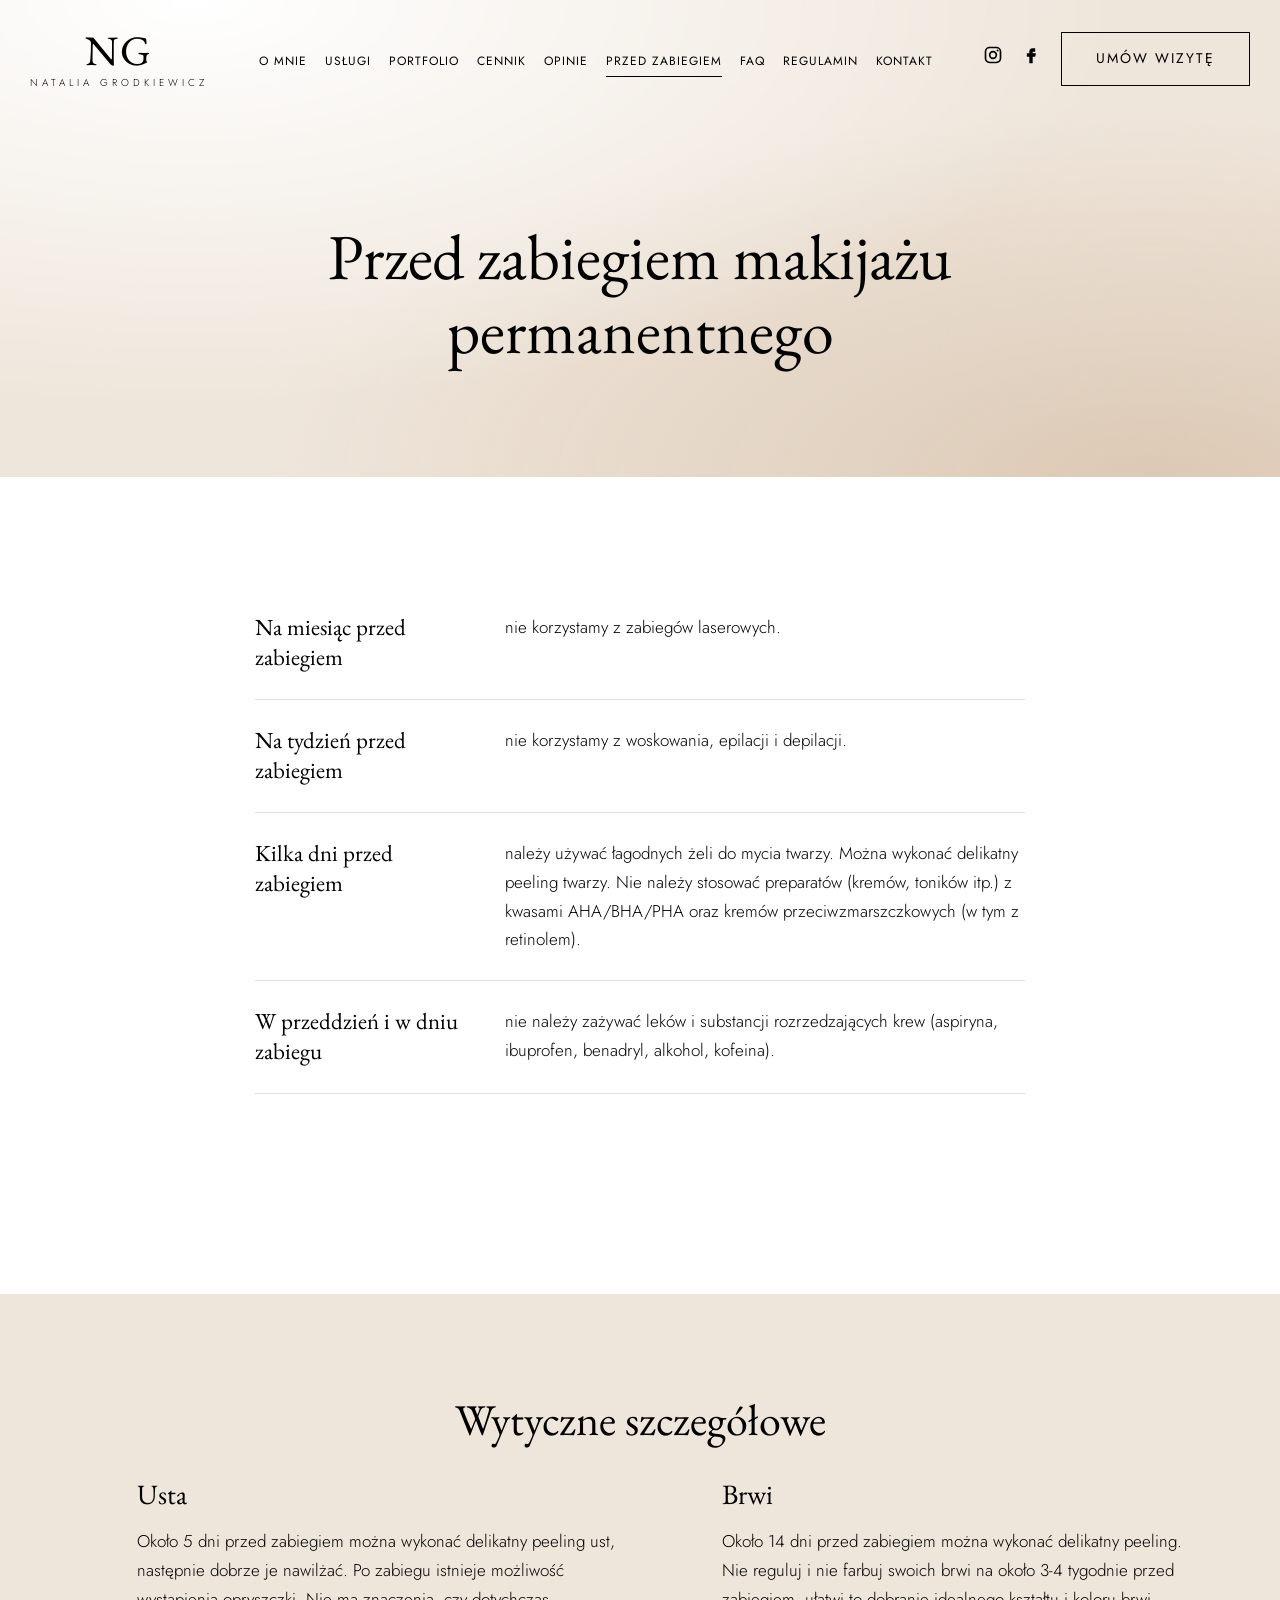
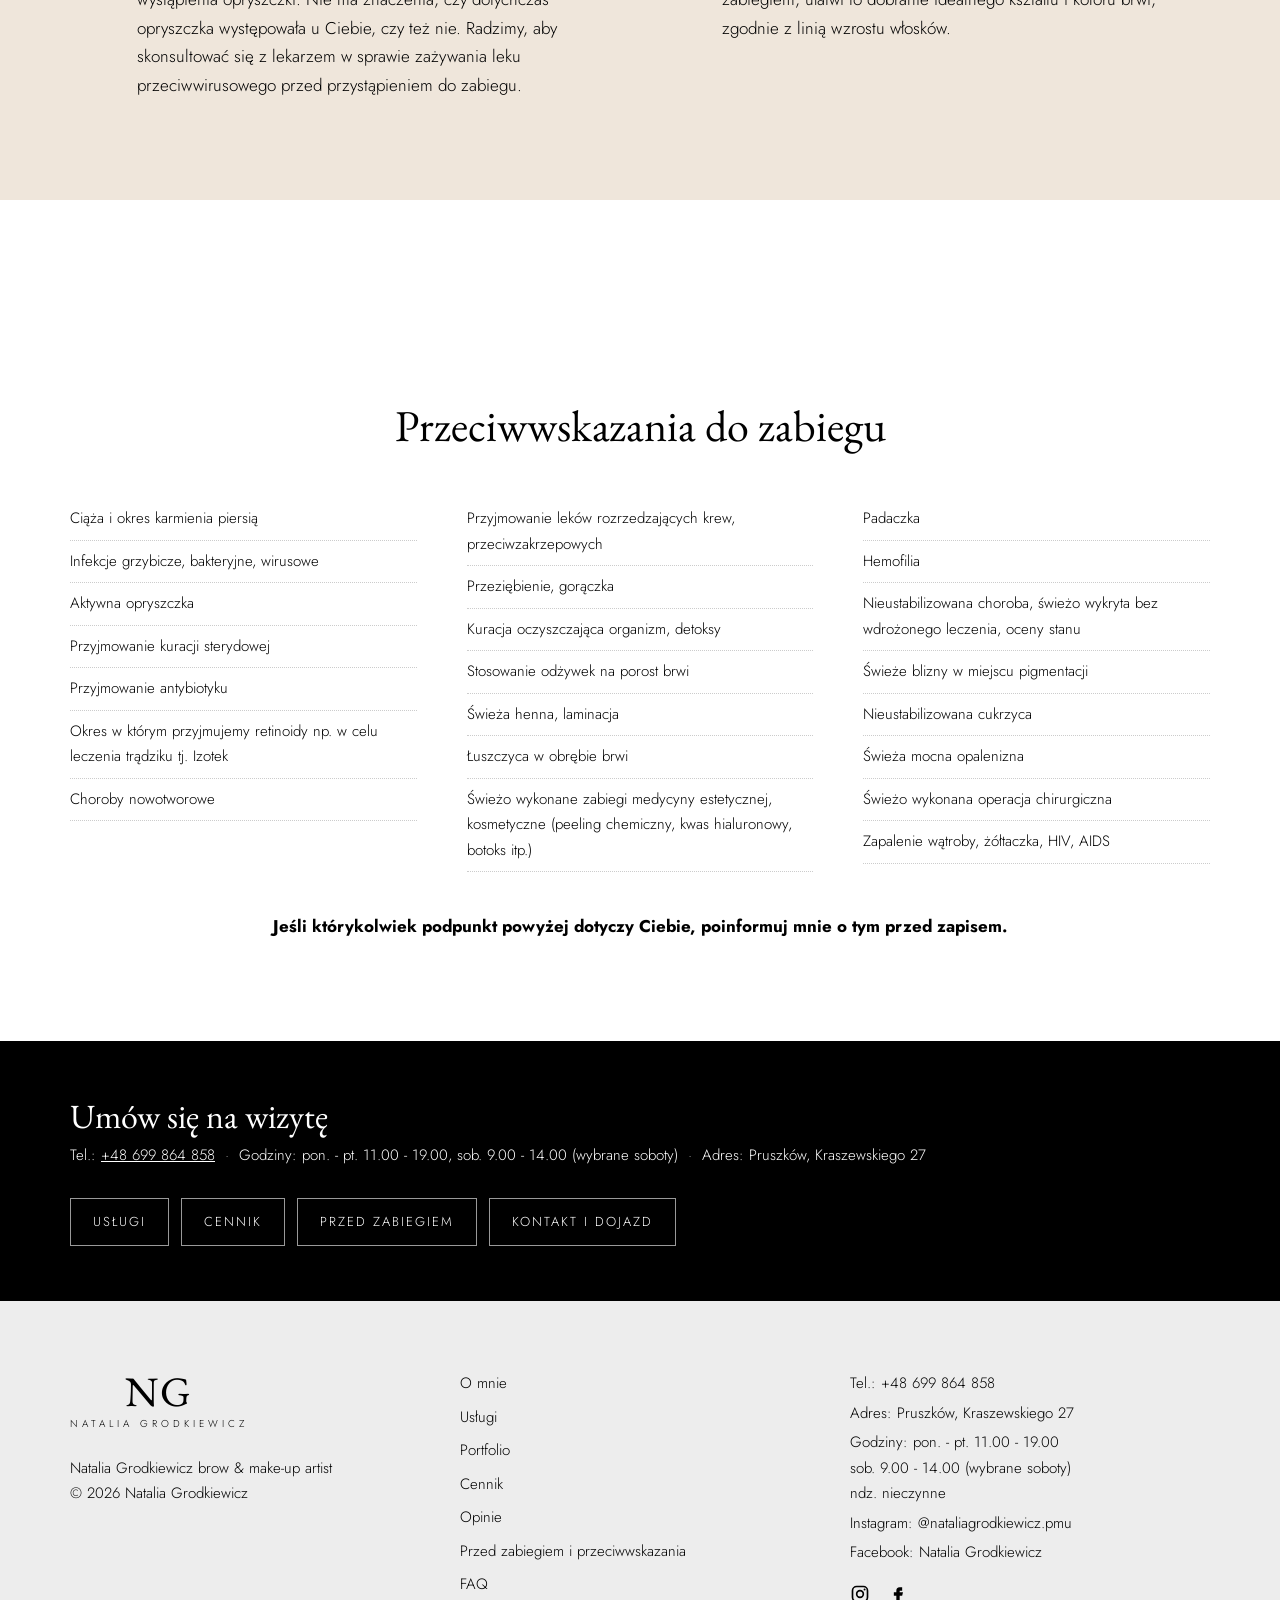
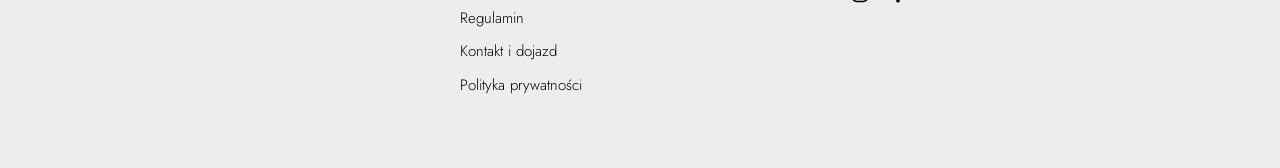
<file: przed-zabiegiem.html>
<!DOCTYPE html>
<html lang="pl">
<head>
  <meta charset="UTF-8">
  <meta name="viewport" content="width=device-width, initial-scale=1">
  <title>Przed zabiegiem i przeciwwskazania - makijaż permanentny | Natalia Grodkiewicz</title>
  <meta name="description" content="Przed zabiegiem makijażu permanentnego: zalecenia dla ust i brwi oraz przeciwwskazania do zabiegu.">
  <link rel="canonical" href="https://nataliagrodkiewicz.pl/przed-zabiegiem.html">
  <meta property="og:type" content="website">
  <meta property="og:locale" content="pl_PL">
  <meta property="og:site_name" content="Natalia Grodkiewicz brow &amp; make-up artist">
  <meta property="og:title" content="Przed zabiegiem i przeciwwskazania - makijaż permanentny | Natalia Grodkiewicz">
  <meta property="og:description" content="Przed zabiegiem makijażu permanentnego: zalecenia dla ust i brwi oraz przeciwwskazania do zabiegu.">
  <meta property="og:url" content="https://nataliagrodkiewicz.pl/przed-zabiegiem.html">
  <meta property="og:image" content="https://nataliagrodkiewicz.pl/img/og.jpg">
  <meta property="og:image:width" content="1200">
  <meta property="og:image:height" content="630">
  <meta property="og:image:alt" content="Natalia Grodkiewicz brow &amp; make-up artist">
  <meta name="twitter:card" content="summary_large_image">
  <link rel="icon" href="favicon.ico" sizes="48x48">
  <link rel="icon" href="icon-192.png" type="image/png" sizes="192x192">
  <link rel="apple-touch-icon" href="apple-touch-icon.png">
  <link rel="preconnect" href="https://fonts.googleapis.com">
  <link rel="preconnect" href="https://fonts.gstatic.com" crossorigin>
  <link href="https://fonts.googleapis.com/css2?family=EB+Garamond:ital,wght@0,400;0,500;1,400&family=Jost:wght@300;400;500&display=swap" rel="stylesheet">
  <link rel="stylesheet" href="style.css">
</head>
<body>

<!-- HEADER -->
<header class="header" id="header">
  <div class="header__inner">
    <a href="index.html" class="logo">NG<span>Natalia Grodkiewicz</span></a>
    <nav class="nav" aria-label="Menu główne">
      <ul>
        <li><a href="o-mnie.html">O mnie</a></li>
        <li><a href="uslugi.html">Usługi</a></li>
        <li><a href="portfolio.html">Portfolio</a></li>
        <li><a href="cennik.html">Cennik</a></li>
        <li><a href="opinie.html">Opinie</a></li>
        <li><a href="przed-zabiegiem.html" class="active" aria-current="page">Przed zabiegiem</a></li>
        <li><a href="faq.html">FAQ</a></li>
        <li><a href="regulamin.html">Regulamin</a></li>
        <li><a href="kontakt.html">Kontakt</a></li>
      </ul>
    </nav>
    <div class="header__right">
      <div class="header__social"><a href="https://www.instagram.com/nataliagrodkiewicz.pmu/" target="_blank" rel="noopener" aria-label="Instagram"><svg viewBox="0 0 24 24"><rect x="3" y="3" width="18" height="18" rx="5" fill="none" stroke="currentColor" stroke-width="2"/><circle cx="12" cy="12" r="4" fill="none" stroke="currentColor" stroke-width="2"/><circle cx="17.5" cy="6.5" r="1.2"/></svg></a><a href="https://www.facebook.com/people/Natalia-Grodkiewicz-Makija%C5%BC-permanentny-Pruszk%C3%B3w/100039896664338/" target="_blank" rel="noopener" aria-label="Facebook"><svg viewBox="0 0 24 24"><path d="M14 8h3V4h-3c-2.8 0-4 1.8-4 4v2H7v4h3v8h4v-8h3l1-4h-4V8.5c0-.3.2-.5.5-.5z"/></svg></a></div>
      <a href="https://nataliagrodkiewicz.booksy.com/k/" target="_blank" rel="noopener" class="btn btn--outline-dark header__cta">Umów wizytę</a>
      <button class="hamburger" id="hamburger" aria-label="Menu"><span></span><span></span><span></span></button>
    </div>
  </div>
</header>

<!-- FULLSCREEN MENU -->
<nav class="menu" id="menu">
  <ul>
    <li><a href="o-mnie.html">O mnie</a></li>
    <li><a href="uslugi.html">Usługi</a></li>
    <li><a href="portfolio.html">Portfolio</a></li>
    <li><a href="cennik.html">Cennik</a></li>
    <li><a href="opinie.html">Opinie</a></li>
    <li><a href="przed-zabiegiem.html" class="active" aria-current="page">Przed zabiegiem</a></li>
    <li><a href="faq.html">FAQ</a></li>
    <li><a href="regulamin.html">Regulamin</a></li>
    <li><a href="kontakt.html">Kontakt</a></li>
  </ul>
</nav>

<!-- PAGE HEADER -->
<section class="page-header">
  <div class="container narrow">
    <h1>Przed zabiegiem makijażu permanentnego</h1>
  </div>
</section>

<section class="section">
  <div class="container narrow">
    <div class="timeline">
      <div class="timeline__item"><h3>Na miesiąc przed zabiegiem</h3><p>nie korzystamy z zabiegów laserowych.</p></div>
      <div class="timeline__item"><h3>Na tydzień przed zabiegiem</h3><p>nie korzystamy z woskowania, epilacji i depilacji.</p></div>
      <div class="timeline__item"><h3>Kilka dni przed zabiegiem</h3><p>należy używać łagodnych żeli do mycia twarzy. Można wykonać delikatny peeling twarzy. Nie należy stosować preparatów (kremów, toników itp.) z kwasami AHA/BHA/PHA oraz kremów przeciwzmarszczkowych (w tym z retinolem).</p></div>
      <div class="timeline__item"><h3>W przeddzień i w dniu zabiegu</h3><p>nie należy zażywać leków i substancji rozrzedzających krew (aspiryna, ibuprofen, benadryl, alkohol, kofeina).</p></div>
    </div>
  </div>
</section>

<section class="section section--pink">
  <div class="container">
    <h2 class="title center">Wytyczne szczegółowe</h2>
    <div class="grid-2">
      <div class="indent">
        <h3 class="subtitle">Usta</h3>
        <p>Około 5 dni przed zabiegiem można wykonać delikatny peeling ust, następnie dobrze je nawilżać. Po zabiegu istnieje możliwość wystąpienia opryszczki. Nie ma znaczenia, czy dotychczas opryszczka występowała u Ciebie, czy też nie. Radzimy, aby skonsultować się z lekarzem w sprawie zażywania leku przeciwwirusowego przed przystąpieniem do zabiegu.</p>
      </div>
      <div class="indent">
        <h3 class="subtitle">Brwi</h3>
        <p>Około 14 dni przed zabiegiem można wykonać delikatny peeling. Nie reguluj i nie farbuj swoich brwi na około 3-4 tygodnie przed zabiegiem, ułatwi to dobranie idealnego kształtu i koloru brwi, zgodnie z linią wzrostu włosków.</p>
      </div>
    </div>
  </div>
</section>

<section class="section" id="przeciwwskazania">
  <div class="container">
    <h2 class="title center">Przeciwwskazania do zabiegu</h2>
    <ul class="contra-list">
        <li>Ciąża i okres karmienia piersią</li>
        <li>Infekcje grzybicze, bakteryjne, wirusowe</li>
        <li>Aktywna opryszczka</li>
        <li>Przyjmowanie kuracji sterydowej</li>
        <li>Przyjmowanie antybiotyku</li>
        <li>Okres w którym przyjmujemy retinoidy np. w celu leczenia trądziku tj. Izotek</li>
        <li>Choroby nowotworowe</li>
        <li>Przyjmowanie leków rozrzedzających krew, przeciwzakrzepowych</li>
        <li>Przeziębienie, gorączka</li>
        <li>Kuracja oczyszczająca organizm, detoksy</li>
        <li>Stosowanie odżywek na porost brwi</li>
        <li>Świeża henna, laminacja</li>
        <li>Łuszczyca w obrębie brwi</li>
        <li>Świeżo wykonane zabiegi medycyny estetycznej, kosmetyczne (peeling chemiczny, kwas hialuronowy, botoks itp.)</li>
        <li>Padaczka</li>
        <li>Hemofilia</li>
        <li>Nieustabilizowana choroba, świeżo wykryta bez wdrożonego leczenia, oceny stanu</li>
        <li>Świeże blizny w miejscu pigmentacji</li>
        <li>Nieustabilizowana cukrzyca</li>
        <li>Świeża mocna opalenizna</li>
        <li>Świeżo wykonana operacja chirurgiczna</li>
        <li>Zapalenie wątroby, żółtaczka, HIV, AIDS</li>
    </ul>
    <p class="center lead-narrow contra-note"><strong>Jeśli którykolwiek podpunkt powyżej dotyczy Ciebie, poinformuj mnie o tym przed zapisem.</strong></p>
  </div>
</section>

<!-- SZYBKIE LINKI -->
<section class="cta-band">
  <div class="container cta-band__inner">
    <div>
      <h2 class="cta-band__title">Umów się na wizytę</h2>
      <p class="cta-band__info"><span>Tel.: <a href="tel:+48699864858" class="link">+48 699 864 858</a></span><span>Godziny: pon. - pt. 11.00 - 19.00, sob. 9.00 - 14.00 (wybrane soboty)</span><span>Adres: Pruszków, Kraszewskiego 27</span></p>
    </div>
    <ul class="cta-band__links">
      <li><a href="uslugi.html">Usługi</a></li>
      <li><a href="cennik.html">Cennik</a></li>
      <li><a href="przed-zabiegiem.html">Przed zabiegiem</a></li>
      <li><a href="kontakt.html">Kontakt i dojazd</a></li>
    </ul>
  </div>
</section>

<!-- FOOTER -->
<footer class="footer">
  <div class="container footer__grid">
    <div>
      <a href="index.html" class="logo logo--dark">NG<span>Natalia Grodkiewicz</span></a>
      <p class="footer__copy">Natalia Grodkiewicz brow &amp; make-up artist<br>© 2026 Natalia Grodkiewicz</p>
    </div>
    <ul class="footer__links">
      <li><a href="o-mnie.html">O mnie</a></li>
      <li><a href="uslugi.html">Usługi</a></li>
      <li><a href="portfolio.html">Portfolio</a></li>
      <li><a href="cennik.html">Cennik</a></li>
      <li><a href="opinie.html">Opinie</a></li>
      <li><a href="przed-zabiegiem.html">Przed zabiegiem i przeciwwskazania</a></li>
      <li><a href="faq.html">FAQ</a></li>
      <li><a href="regulamin.html">Regulamin</a></li>
      <li><a href="kontakt.html">Kontakt i dojazd</a></li>
      <li><a href="polityka-prywatnosci.html">Polityka prywatności</a></li>
    </ul>
    <div class="footer__contact">
      <p>Tel.: <a href="tel:+48699864858">+48 699 864 858</a></p>
      <p>Adres: <a href="https://maps.app.goo.gl/C7wtLCn59jESsGDr9" target="_blank" rel="noopener">Pruszków, Kraszewskiego 27</a></p>
      <p>Godziny: pon. - pt. 11.00 - 19.00<br>sob. 9.00 - 14.00 (wybrane soboty)<br>ndz. nieczynne</p>
      <p>Instagram: <a href="https://www.instagram.com/nataliagrodkiewicz.pmu/" target="_blank" rel="noopener">@nataliagrodkiewicz.pmu</a></p>
      <p>Facebook: <a href="https://www.facebook.com/people/Natalia-Grodkiewicz-Makija%C5%BC-permanentny-Pruszk%C3%B3w/100039896664338/" target="_blank" rel="noopener">Natalia Grodkiewicz</a></p>
      <div class="footer__social"><a href="https://www.instagram.com/nataliagrodkiewicz.pmu/" target="_blank" rel="noopener" aria-label="Instagram"><svg viewBox="0 0 24 24"><rect x="3" y="3" width="18" height="18" rx="5" fill="none" stroke="currentColor" stroke-width="2"/><circle cx="12" cy="12" r="4" fill="none" stroke="currentColor" stroke-width="2"/><circle cx="17.5" cy="6.5" r="1.2"/></svg></a><a href="https://www.facebook.com/people/Natalia-Grodkiewicz-Makija%C5%BC-permanentny-Pruszk%C3%B3w/100039896664338/" target="_blank" rel="noopener" aria-label="Facebook"><svg viewBox="0 0 24 24"><path d="M14 8h3V4h-3c-2.8 0-4 1.8-4 4v2H7v4h3v8h4v-8h3l1-4h-4V8.5c0-.3.2-.5.5-.5z"/></svg></a></div>
    </div>
  </div>
</footer>

<!-- POPUP: ZADZWOŃ (otwierany przyciskiem „Zadzwoń”) -->
<div class="popup" id="popup">
  <div class="popup__box">
    <button class="popup__close" data-close-popup aria-label="Zamknij">&times;</button>
    <div class="popup__form">
      <h4>Zadzwoń</h4>
      <p>Zapisów na zabiegi dokonujemy za pośrednictwem numeru telefonu. Jeśli nie możemy odebrać telefonu, prosimy o pozostawienie wiadomości SMS, oddzwonimy.</p>
      <span class="popup__label">Tel.:</span>
      <a href="tel:+48699864858" class="popup__phone">+48 699 864 858</a>
      <p>Godziny: pon. - pt. 11.00 - 19.00, sob. 9.00 - 14.00 (wybrane soboty)</p>
      <p>Adres: Pruszków, Kraszewskiego 27</p>
      <div class="popup__actions">
        <a href="tel:+48699864858" class="btn btn--dark">Zadzwoń</a>
        <a href="sms:+48699864858" class="btn btn--outline-dark">Wyślij SMS</a>
      </div>
      <p class="popup__note">Dokonanie zapisu na zabieg oznacza pełną akceptację <a href="regulamin.html" class="link">regulaminu</a>. Sprawdź też <a href="przed-zabiegiem.html#przeciwwskazania" class="link">przeciwwskazania</a>.</p>
    </div>
  </div>
</div>

<script src="script.js"></script>
</body>
</html>
</file>
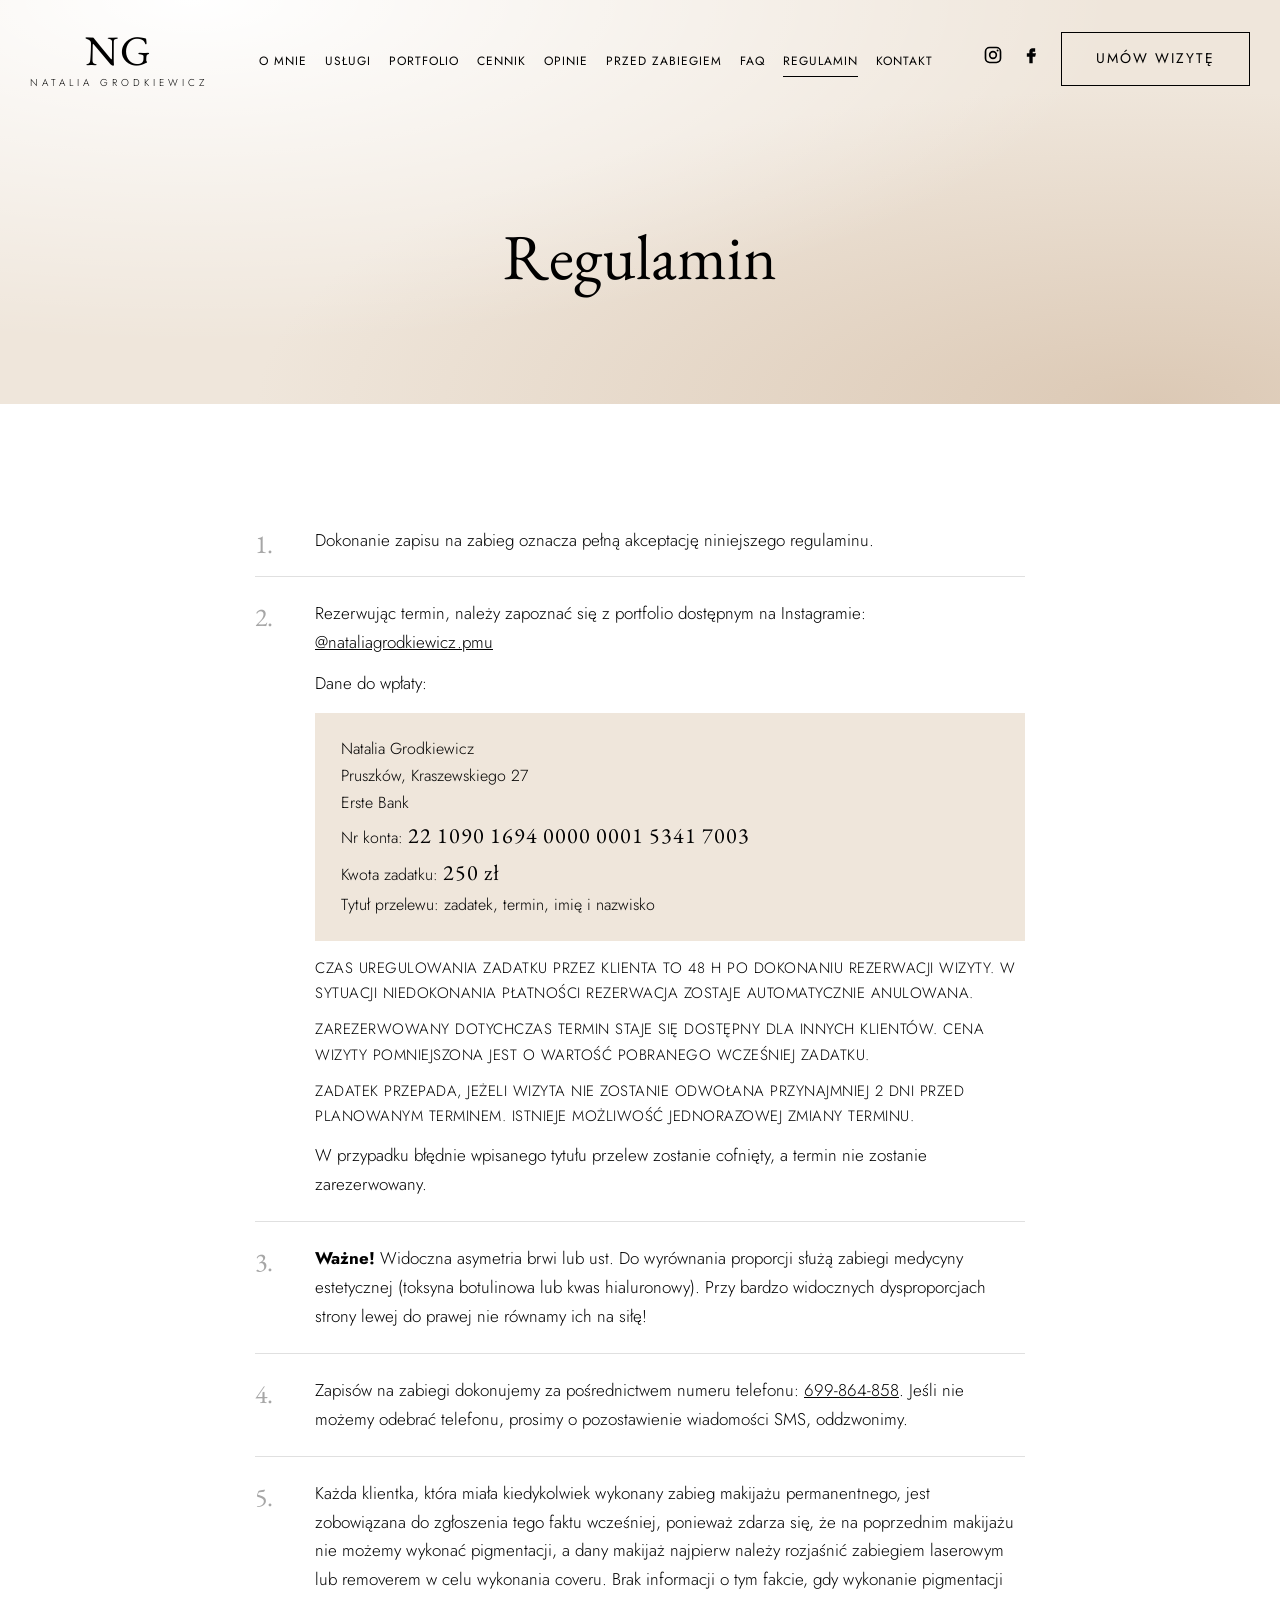
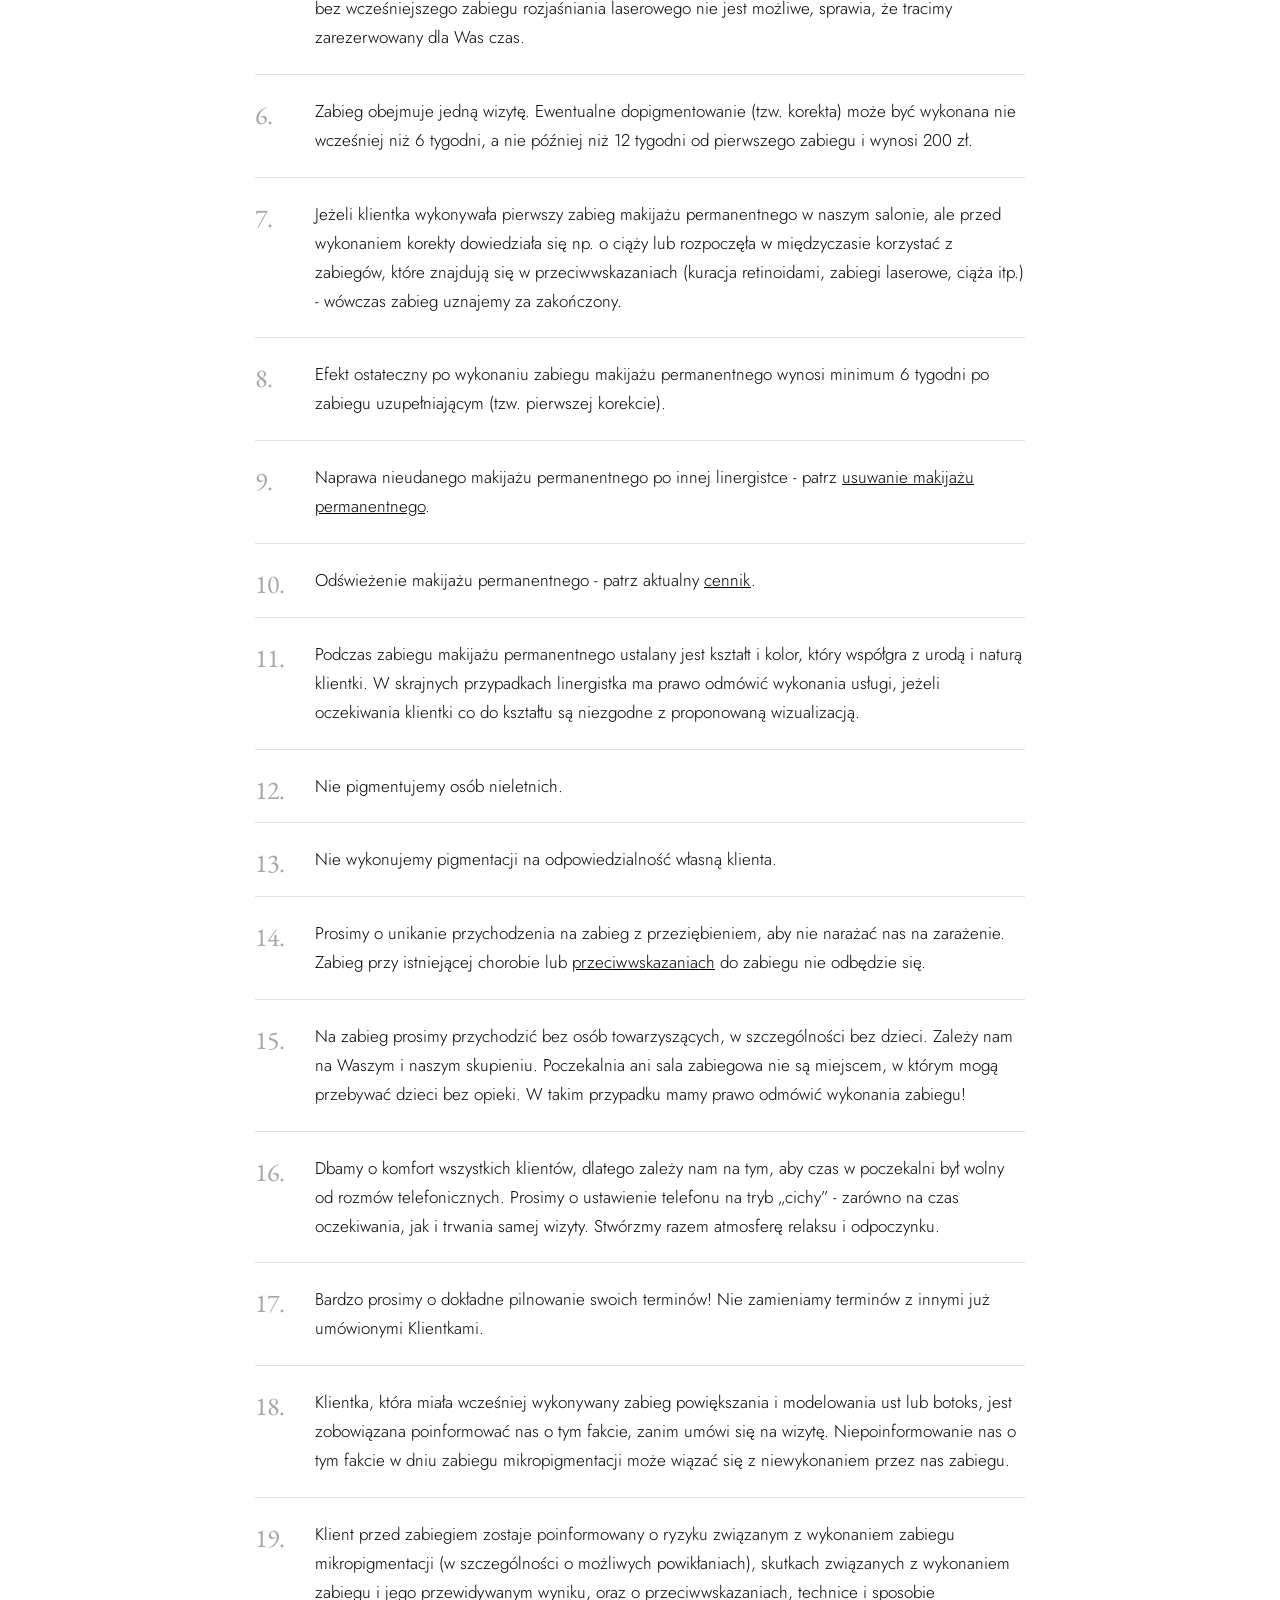
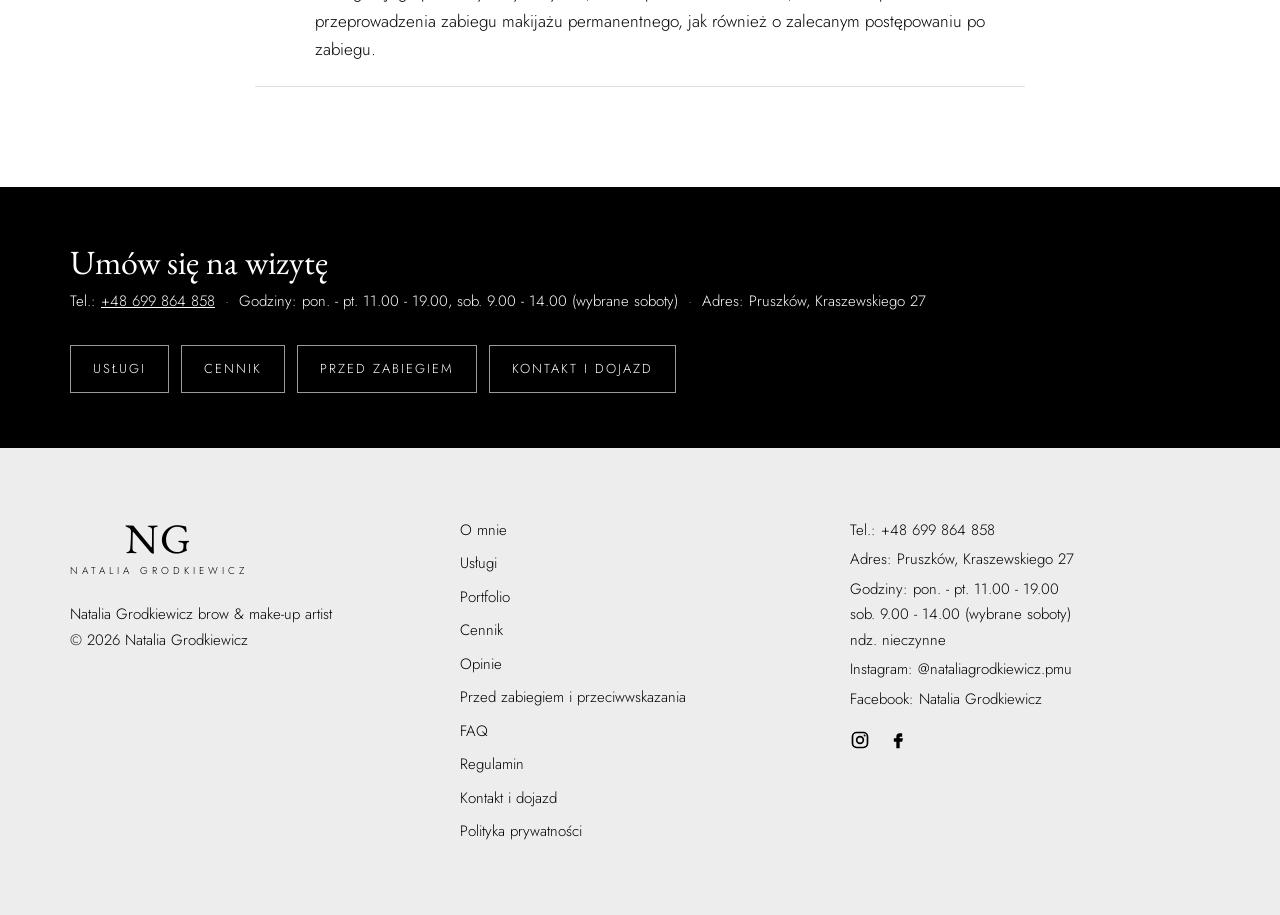
<file: regulamin.html>
<!DOCTYPE html>
<html lang="pl">
<head>
  <meta charset="UTF-8">
  <meta name="viewport" content="width=device-width, initial-scale=1">
  <title>Regulamin - Natalia Grodkiewicz | makijaż permanentny</title>
  <meta name="description" content="Regulamin: rezerwacja, zadatek, zmiana terminu, korekta makijażu permanentnego.">
  <link rel="canonical" href="https://nataliagrodkiewicz.pl/regulamin.html">
  <meta property="og:type" content="website">
  <meta property="og:locale" content="pl_PL">
  <meta property="og:site_name" content="Natalia Grodkiewicz brow &amp; make-up artist">
  <meta property="og:title" content="Regulamin - Natalia Grodkiewicz | makijaż permanentny">
  <meta property="og:description" content="Regulamin: rezerwacja, zadatek, zmiana terminu, korekta makijażu permanentnego.">
  <meta property="og:url" content="https://nataliagrodkiewicz.pl/regulamin.html">
  <meta property="og:image" content="https://nataliagrodkiewicz.pl/img/og.jpg">
  <meta property="og:image:width" content="1200">
  <meta property="og:image:height" content="630">
  <meta property="og:image:alt" content="Natalia Grodkiewicz brow &amp; make-up artist">
  <meta name="twitter:card" content="summary_large_image">
  <link rel="icon" href="favicon.ico" sizes="48x48">
  <link rel="icon" href="icon-192.png" type="image/png" sizes="192x192">
  <link rel="apple-touch-icon" href="apple-touch-icon.png">
  <link rel="preconnect" href="https://fonts.googleapis.com">
  <link rel="preconnect" href="https://fonts.gstatic.com" crossorigin>
  <link href="https://fonts.googleapis.com/css2?family=EB+Garamond:ital,wght@0,400;0,500;1,400&family=Jost:wght@300;400;500&display=swap" rel="stylesheet">
  <link rel="stylesheet" href="style.css">
</head>
<body>

<!-- HEADER -->
<header class="header" id="header">
  <div class="header__inner">
    <a href="index.html" class="logo">NG<span>Natalia Grodkiewicz</span></a>
    <nav class="nav" aria-label="Menu główne">
      <ul>
        <li><a href="o-mnie.html">O mnie</a></li>
        <li><a href="uslugi.html">Usługi</a></li>
        <li><a href="portfolio.html">Portfolio</a></li>
        <li><a href="cennik.html">Cennik</a></li>
        <li><a href="opinie.html">Opinie</a></li>
        <li><a href="przed-zabiegiem.html">Przed zabiegiem</a></li>
        <li><a href="faq.html">FAQ</a></li>
        <li><a href="regulamin.html" class="active" aria-current="page">Regulamin</a></li>
        <li><a href="kontakt.html">Kontakt</a></li>
      </ul>
    </nav>
    <div class="header__right">
      <div class="header__social"><a href="https://www.instagram.com/nataliagrodkiewicz.pmu/" target="_blank" rel="noopener" aria-label="Instagram"><svg viewBox="0 0 24 24"><rect x="3" y="3" width="18" height="18" rx="5" fill="none" stroke="currentColor" stroke-width="2"/><circle cx="12" cy="12" r="4" fill="none" stroke="currentColor" stroke-width="2"/><circle cx="17.5" cy="6.5" r="1.2"/></svg></a><a href="https://www.facebook.com/people/Natalia-Grodkiewicz-Makija%C5%BC-permanentny-Pruszk%C3%B3w/100039896664338/" target="_blank" rel="noopener" aria-label="Facebook"><svg viewBox="0 0 24 24"><path d="M14 8h3V4h-3c-2.8 0-4 1.8-4 4v2H7v4h3v8h4v-8h3l1-4h-4V8.5c0-.3.2-.5.5-.5z"/></svg></a></div>
      <a href="https://nataliagrodkiewicz.booksy.com/k/" target="_blank" rel="noopener" class="btn btn--outline-dark header__cta">Umów wizytę</a>
      <button class="hamburger" id="hamburger" aria-label="Menu"><span></span><span></span><span></span></button>
    </div>
  </div>
</header>

<!-- FULLSCREEN MENU -->
<nav class="menu" id="menu">
  <ul>
    <li><a href="o-mnie.html">O mnie</a></li>
    <li><a href="uslugi.html">Usługi</a></li>
    <li><a href="portfolio.html">Portfolio</a></li>
    <li><a href="cennik.html">Cennik</a></li>
    <li><a href="opinie.html">Opinie</a></li>
    <li><a href="przed-zabiegiem.html">Przed zabiegiem</a></li>
    <li><a href="faq.html">FAQ</a></li>
    <li><a href="regulamin.html" class="active" aria-current="page">Regulamin</a></li>
    <li><a href="kontakt.html">Kontakt</a></li>
  </ul>
</nav>

<!-- PAGE HEADER -->
<section class="page-header">
  <div class="container narrow">
    <h1>Regulamin</h1>
  </div>
</section>

<section class="section">
  <div class="container narrow">
    <ol class="rules">
      <li>
        <p>Dokonanie zapisu na zabieg oznacza pełną akceptację niniejszego regulaminu.</p>
      </li>
      <li>
        <p>Rezerwując termin, należy zapoznać się z portfolio dostępnym na Instagramie: <a href="https://www.instagram.com/nataliagrodkiewicz.pmu/" target="_blank" rel="noopener" class="link">@nataliagrodkiewicz.pmu</a></p>
        <p>Dane do wpłaty:</p>
        <div class="bank">Natalia Grodkiewicz<br>Pruszków, Kraszewskiego 27<br>Erste Bank<br>Nr konta: <strong>22 1090 1694 0000 0001 5341 7003</strong><br>Kwota zadatku: <strong>250 zł</strong><br>Tytuł przelewu: zadatek, termin, imię i nazwisko</div>
        <p class="caps">Czas uregulowania zadatku przez klienta to 48 h po dokonaniu rezerwacji wizyty. W sytuacji niedokonania płatności rezerwacja zostaje automatycznie anulowana.</p>
        <p class="caps">Zarezerwowany dotychczas termin staje się dostępny dla innych klientów. Cena wizyty pomniejszona jest o wartość pobranego wcześniej zadatku.</p>
        <p class="caps">Zadatek przepada, jeżeli wizyta nie zostanie odwołana przynajmniej 2 dni przed planowanym terminem. Istnieje możliwość jednorazowej zmiany terminu.</p>
        <p>W przypadku błędnie wpisanego tytułu przelew zostanie cofnięty, a termin nie zostanie zarezerwowany.</p>
      </li>
      <li>
        <p><strong>Ważne!</strong> Widoczna asymetria brwi lub ust. Do wyrównania proporcji służą zabiegi medycyny estetycznej (toksyna botulinowa lub kwas hialuronowy). Przy bardzo widocznych dysproporcjach strony lewej do prawej nie równamy ich na siłę!</p>
      </li>
      <li>
        <p>Zapisów na zabiegi dokonujemy za pośrednictwem numeru telefonu: <a href="tel:+48699864858" class="link">699-864-858</a>. Jeśli nie możemy odebrać telefonu, prosimy o pozostawienie wiadomości SMS, oddzwonimy.</p>
      </li>
      <li>
        <p>Każda klientka, która miała kiedykolwiek wykonany zabieg makijażu permanentnego, jest zobowiązana do zgłoszenia tego faktu wcześniej, ponieważ zdarza się, że na poprzednim makijażu nie możemy wykonać pigmentacji, a dany makijaż najpierw należy rozjaśnić zabiegiem laserowym lub removerem w celu wykonania coveru. Brak informacji o tym fakcie, gdy wykonanie pigmentacji bez wcześniejszego zabiegu rozjaśniania laserowego nie jest możliwe, sprawia, że tracimy zarezerwowany dla Was czas.</p>
      </li>
      <li>
        <p>Zabieg obejmuje jedną wizytę. Ewentualne dopigmentowanie (tzw. korekta) może być wykonana nie wcześniej niż 6 tygodni, a nie później niż 12 tygodni od pierwszego zabiegu i wynosi 200 zł.</p>
      </li>
      <li>
        <p>Jeżeli klientka wykonywała pierwszy zabieg makijażu permanentnego w naszym salonie, ale przed wykonaniem korekty dowiedziała się np. o ciąży lub rozpoczęła w międzyczasie korzystać z zabiegów, które znajdują się w przeciwwskazaniach (kuracja retinoidami, zabiegi laserowe, ciąża itp.) - wówczas zabieg uznajemy za zakończony.</p>
      </li>
      <li>
        <p>Efekt ostateczny po wykonaniu zabiegu makijażu permanentnego wynosi minimum 6 tygodni po zabiegu uzupełniającym (tzw. pierwszej korekcie).</p>
      </li>
      <li>
        <p>Naprawa nieudanego makijażu permanentnego po innej linergistce - patrz <a href="uslugi.html#usuwanie" class="link">usuwanie makijażu permanentnego</a>.</p>
      </li>
      <li>
        <p>Odświeżenie makijażu permanentnego - patrz aktualny <a href="cennik.html" class="link">cennik</a>.</p>
      </li>
      <li>
        <p>Podczas zabiegu makijażu permanentnego ustalany jest kształt i kolor, który współgra z urodą i naturą klientki. W skrajnych przypadkach linergistka ma prawo odmówić wykonania usługi, jeżeli oczekiwania klientki co do kształtu są niezgodne z proponowaną wizualizacją.</p>
      </li>
      <li>
        <p>Nie pigmentujemy osób nieletnich.</p>
      </li>
      <li>
        <p>Nie wykonujemy pigmentacji na odpowiedzialność własną klienta.</p>
      </li>
      <li>
        <p>Prosimy o unikanie przychodzenia na zabieg z przeziębieniem, aby nie narażać nas na zarażenie. Zabieg przy istniejącej chorobie lub <a href="przed-zabiegiem.html#przeciwwskazania" class="link">przeciwwskazaniach</a> do zabiegu nie odbędzie się.</p>
      </li>
      <li>
        <p>Na zabieg prosimy przychodzić bez osób towarzyszących, w szczególności bez dzieci. Zależy nam na Waszym i naszym skupieniu. Poczekalnia ani sala zabiegowa nie są miejscem, w którym mogą przebywać dzieci bez opieki. W takim przypadku mamy prawo odmówić wykonania zabiegu!</p>
      </li>
      <li>
        <p>Dbamy o komfort wszystkich klientów, dlatego zależy nam na tym, aby czas w poczekalni był wolny od rozmów telefonicznych. Prosimy o ustawienie telefonu na tryb „cichy” - zarówno na czas oczekiwania, jak i trwania samej wizyty. Stwórzmy razem atmosferę relaksu i odpoczynku.</p>
      </li>
      <li>
        <p>Bardzo prosimy o dokładne pilnowanie swoich terminów! Nie zamieniamy terminów z innymi już umówionymi Klientkami.</p>
      </li>
      <li>
        <p>Klientka, która miała wcześniej wykonywany zabieg powiększania i modelowania ust lub botoks, jest zobowiązana poinformować nas o tym fakcie, zanim umówi się na wizytę. Niepoinformowanie nas o tym fakcie w dniu zabiegu mikropigmentacji może wiązać się z niewykonaniem przez nas zabiegu.</p>
      </li>
      <li>
        <p>Klient przed zabiegiem zostaje poinformowany o ryzyku związanym z wykonaniem zabiegu mikropigmentacji (w szczególności o możliwych powikłaniach), skutkach związanych z wykonaniem zabiegu i jego przewidywanym wyniku, oraz o przeciwwskazaniach, technice i sposobie przeprowadzenia zabiegu makijażu permanentnego, jak również o zalecanym postępowaniu po zabiegu.</p>
      </li>
    </ol>
  </div>
</section>

<!-- SZYBKIE LINKI -->
<section class="cta-band">
  <div class="container cta-band__inner">
    <div>
      <h2 class="cta-band__title">Umów się na wizytę</h2>
      <p class="cta-band__info"><span>Tel.: <a href="tel:+48699864858" class="link">+48 699 864 858</a></span><span>Godziny: pon. - pt. 11.00 - 19.00, sob. 9.00 - 14.00 (wybrane soboty)</span><span>Adres: Pruszków, Kraszewskiego 27</span></p>
    </div>
    <ul class="cta-band__links">
      <li><a href="uslugi.html">Usługi</a></li>
      <li><a href="cennik.html">Cennik</a></li>
      <li><a href="przed-zabiegiem.html">Przed zabiegiem</a></li>
      <li><a href="kontakt.html">Kontakt i dojazd</a></li>
    </ul>
  </div>
</section>

<!-- FOOTER -->
<footer class="footer">
  <div class="container footer__grid">
    <div>
      <a href="index.html" class="logo logo--dark">NG<span>Natalia Grodkiewicz</span></a>
      <p class="footer__copy">Natalia Grodkiewicz brow &amp; make-up artist<br>© 2026 Natalia Grodkiewicz</p>
    </div>
    <ul class="footer__links">
      <li><a href="o-mnie.html">O mnie</a></li>
      <li><a href="uslugi.html">Usługi</a></li>
      <li><a href="portfolio.html">Portfolio</a></li>
      <li><a href="cennik.html">Cennik</a></li>
      <li><a href="opinie.html">Opinie</a></li>
      <li><a href="przed-zabiegiem.html">Przed zabiegiem i przeciwwskazania</a></li>
      <li><a href="faq.html">FAQ</a></li>
      <li><a href="regulamin.html">Regulamin</a></li>
      <li><a href="kontakt.html">Kontakt i dojazd</a></li>
      <li><a href="polityka-prywatnosci.html">Polityka prywatności</a></li>
    </ul>
    <div class="footer__contact">
      <p>Tel.: <a href="tel:+48699864858">+48 699 864 858</a></p>
      <p>Adres: <a href="https://maps.app.goo.gl/C7wtLCn59jESsGDr9" target="_blank" rel="noopener">Pruszków, Kraszewskiego 27</a></p>
      <p>Godziny: pon. - pt. 11.00 - 19.00<br>sob. 9.00 - 14.00 (wybrane soboty)<br>ndz. nieczynne</p>
      <p>Instagram: <a href="https://www.instagram.com/nataliagrodkiewicz.pmu/" target="_blank" rel="noopener">@nataliagrodkiewicz.pmu</a></p>
      <p>Facebook: <a href="https://www.facebook.com/people/Natalia-Grodkiewicz-Makija%C5%BC-permanentny-Pruszk%C3%B3w/100039896664338/" target="_blank" rel="noopener">Natalia Grodkiewicz</a></p>
      <div class="footer__social"><a href="https://www.instagram.com/nataliagrodkiewicz.pmu/" target="_blank" rel="noopener" aria-label="Instagram"><svg viewBox="0 0 24 24"><rect x="3" y="3" width="18" height="18" rx="5" fill="none" stroke="currentColor" stroke-width="2"/><circle cx="12" cy="12" r="4" fill="none" stroke="currentColor" stroke-width="2"/><circle cx="17.5" cy="6.5" r="1.2"/></svg></a><a href="https://www.facebook.com/people/Natalia-Grodkiewicz-Makija%C5%BC-permanentny-Pruszk%C3%B3w/100039896664338/" target="_blank" rel="noopener" aria-label="Facebook"><svg viewBox="0 0 24 24"><path d="M14 8h3V4h-3c-2.8 0-4 1.8-4 4v2H7v4h3v8h4v-8h3l1-4h-4V8.5c0-.3.2-.5.5-.5z"/></svg></a></div>
    </div>
  </div>
</footer>

<!-- POPUP: ZADZWOŃ (otwierany przyciskiem „Zadzwoń”) -->
<div class="popup" id="popup">
  <div class="popup__box">
    <button class="popup__close" data-close-popup aria-label="Zamknij">&times;</button>
    <div class="popup__form">
      <h4>Zadzwoń</h4>
      <p>Zapisów na zabiegi dokonujemy za pośrednictwem numeru telefonu. Jeśli nie możemy odebrać telefonu, prosimy o pozostawienie wiadomości SMS, oddzwonimy.</p>
      <span class="popup__label">Tel.:</span>
      <a href="tel:+48699864858" class="popup__phone">+48 699 864 858</a>
      <p>Godziny: pon. - pt. 11.00 - 19.00, sob. 9.00 - 14.00 (wybrane soboty)</p>
      <p>Adres: Pruszków, Kraszewskiego 27</p>
      <div class="popup__actions">
        <a href="tel:+48699864858" class="btn btn--dark">Zadzwoń</a>
        <a href="sms:+48699864858" class="btn btn--outline-dark">Wyślij SMS</a>
      </div>
      <p class="popup__note">Dokonanie zapisu na zabieg oznacza pełną akceptację <a href="regulamin.html" class="link">regulaminu</a>. Sprawdź też <a href="przed-zabiegiem.html#przeciwwskazania" class="link">przeciwwskazania</a>.</p>
    </div>
  </div>
</div>

<script src="script.js"></script>
</body>
</html>
</file>
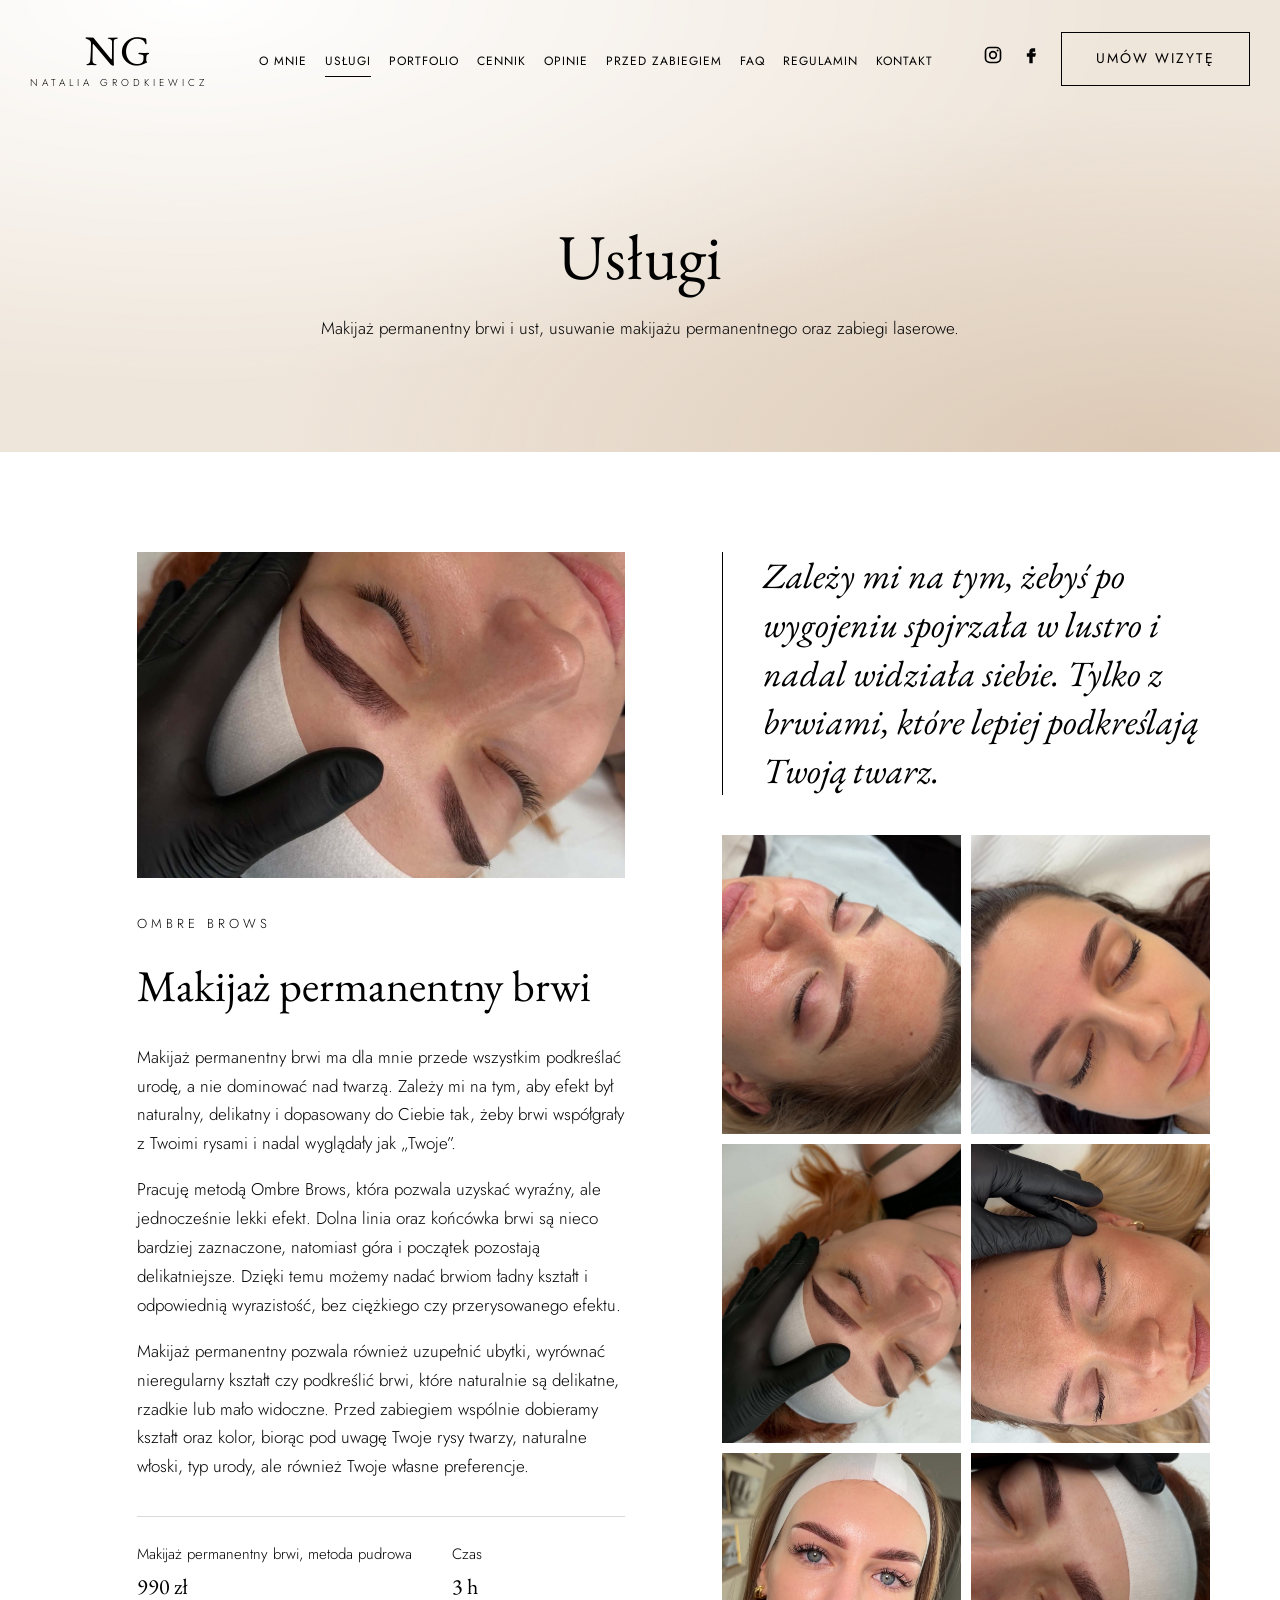
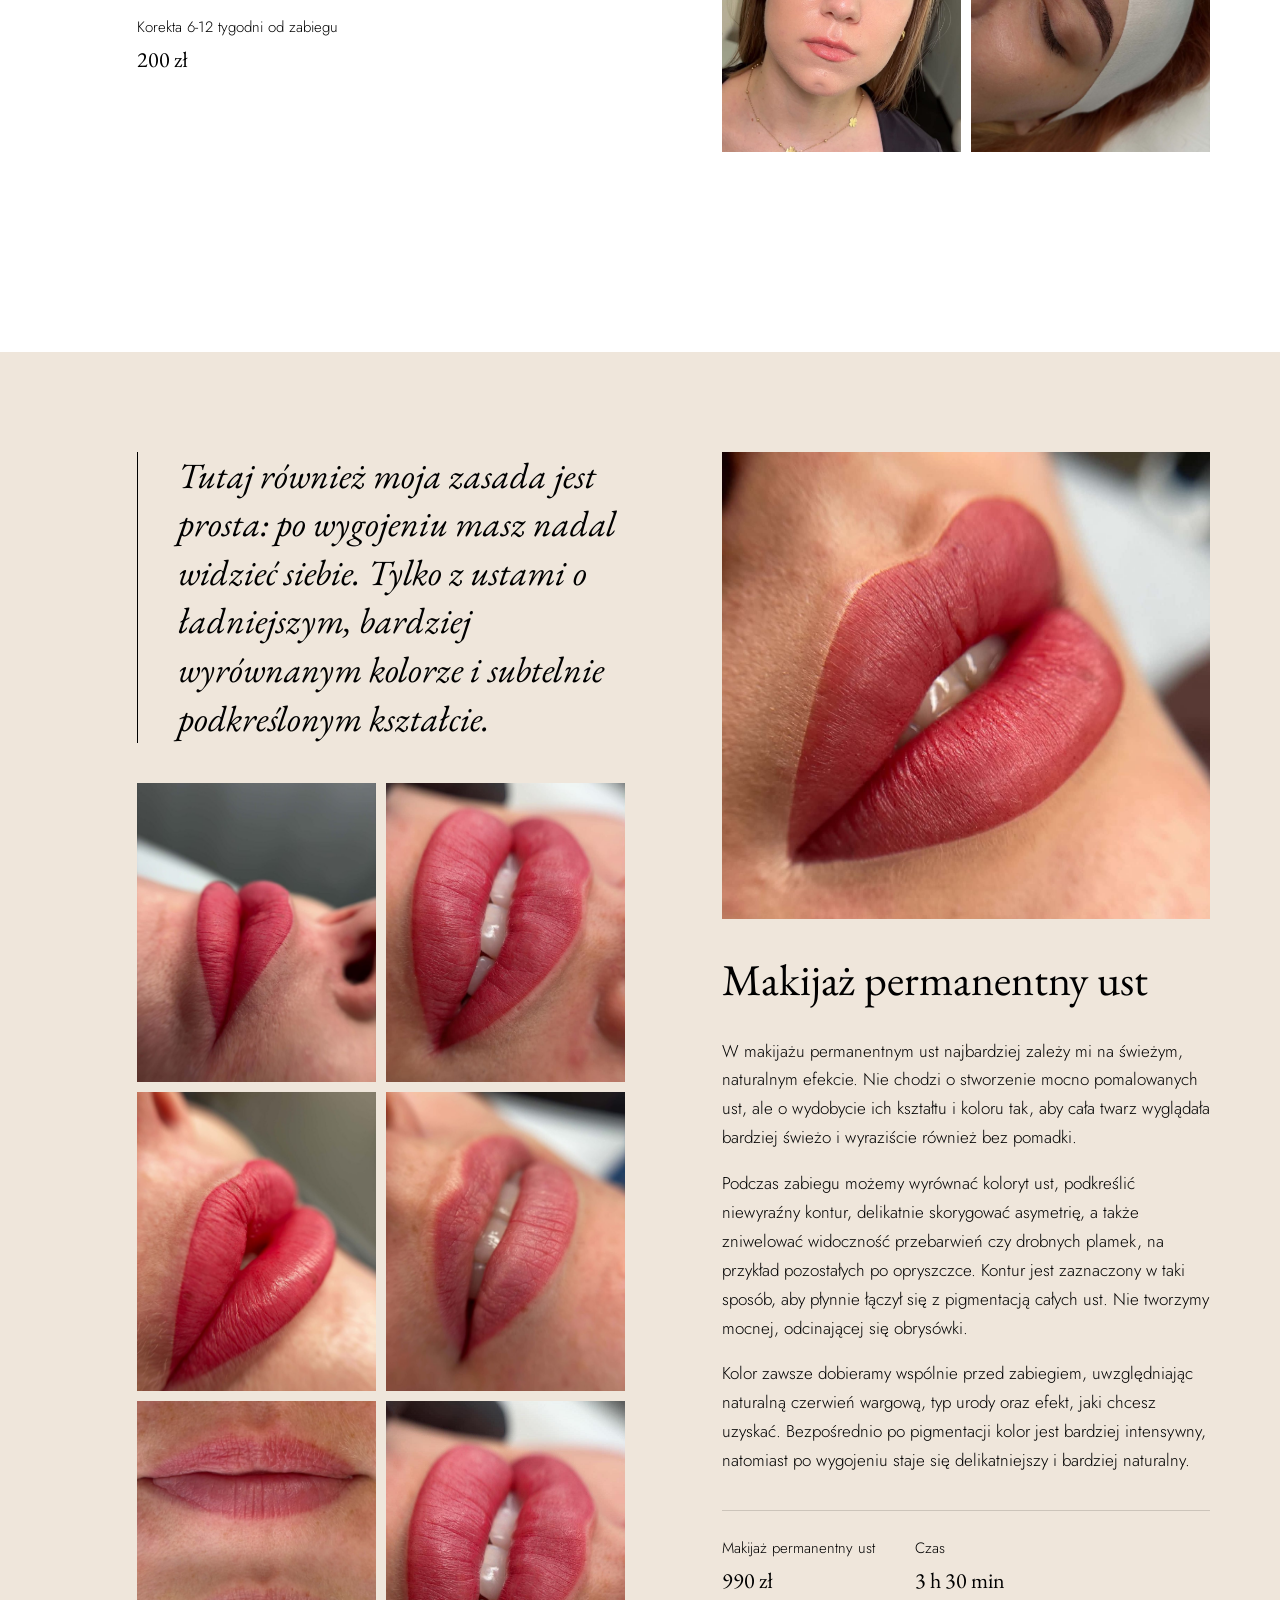
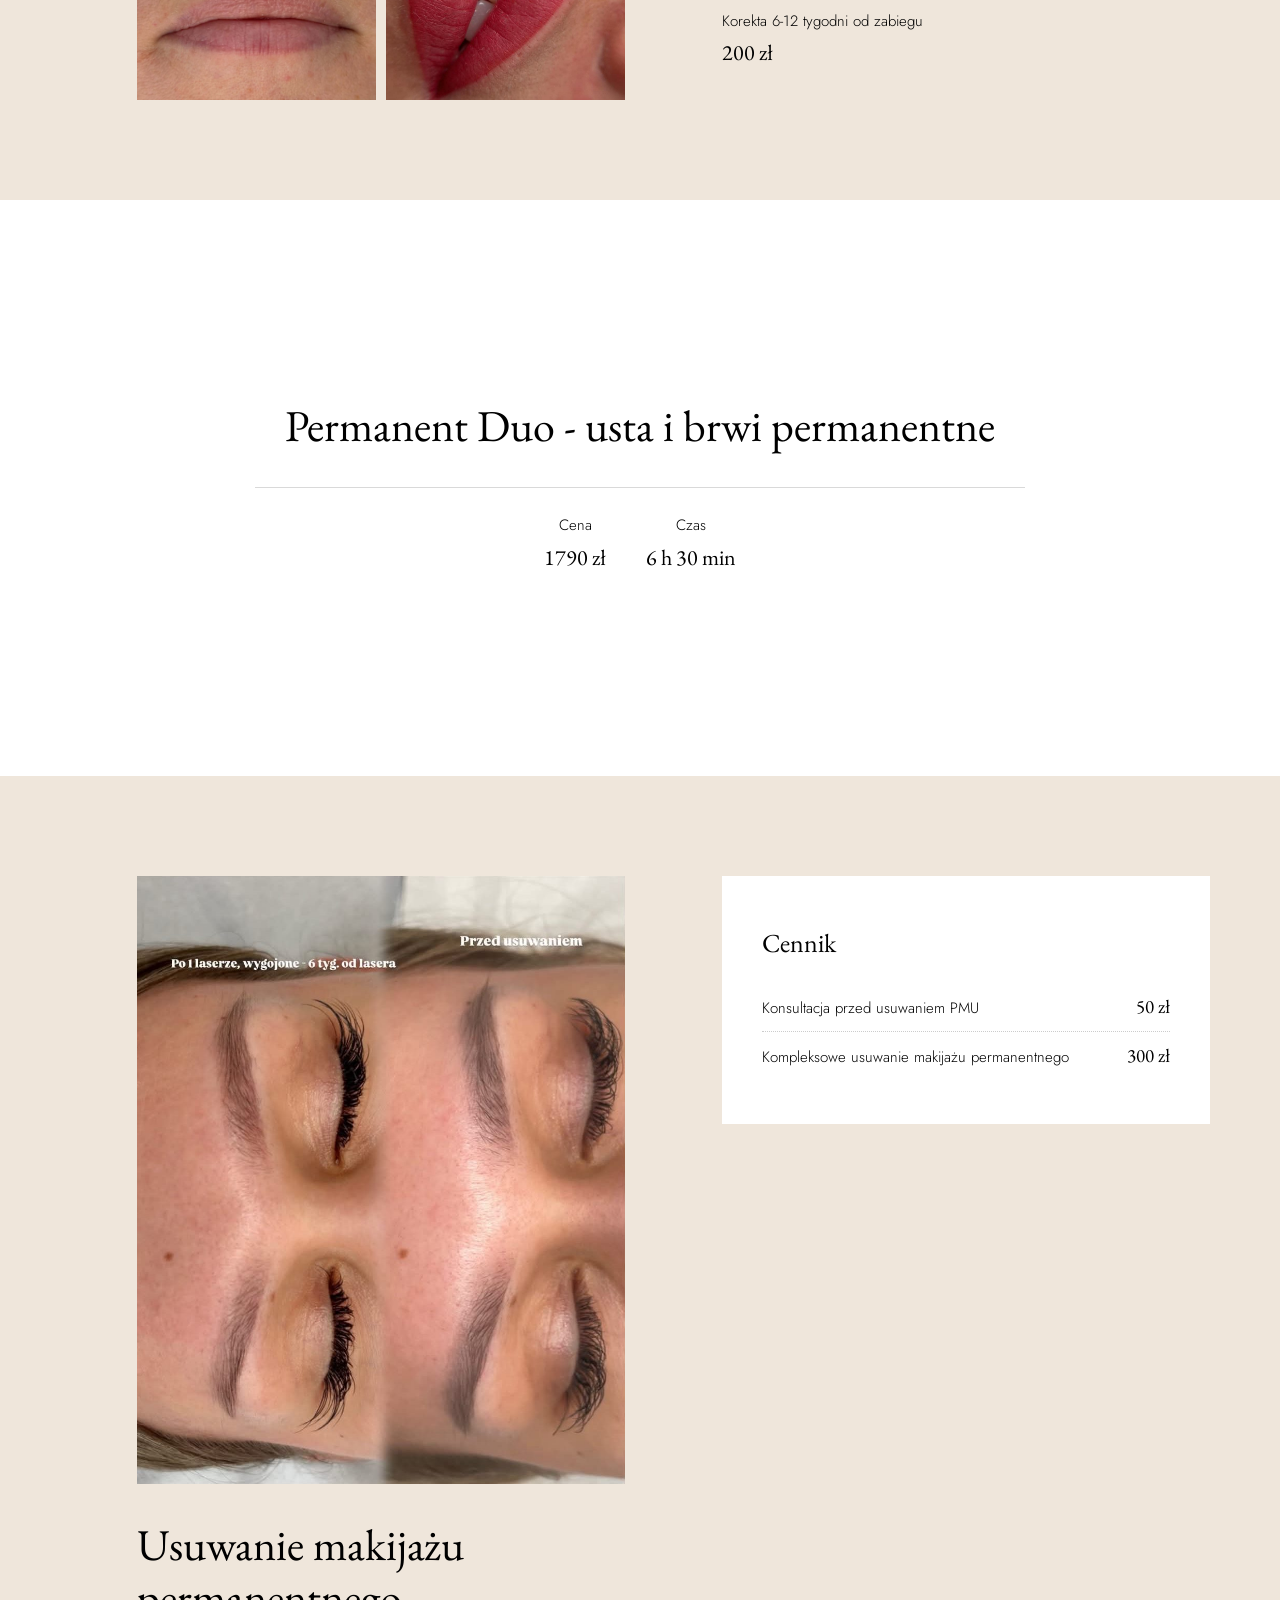
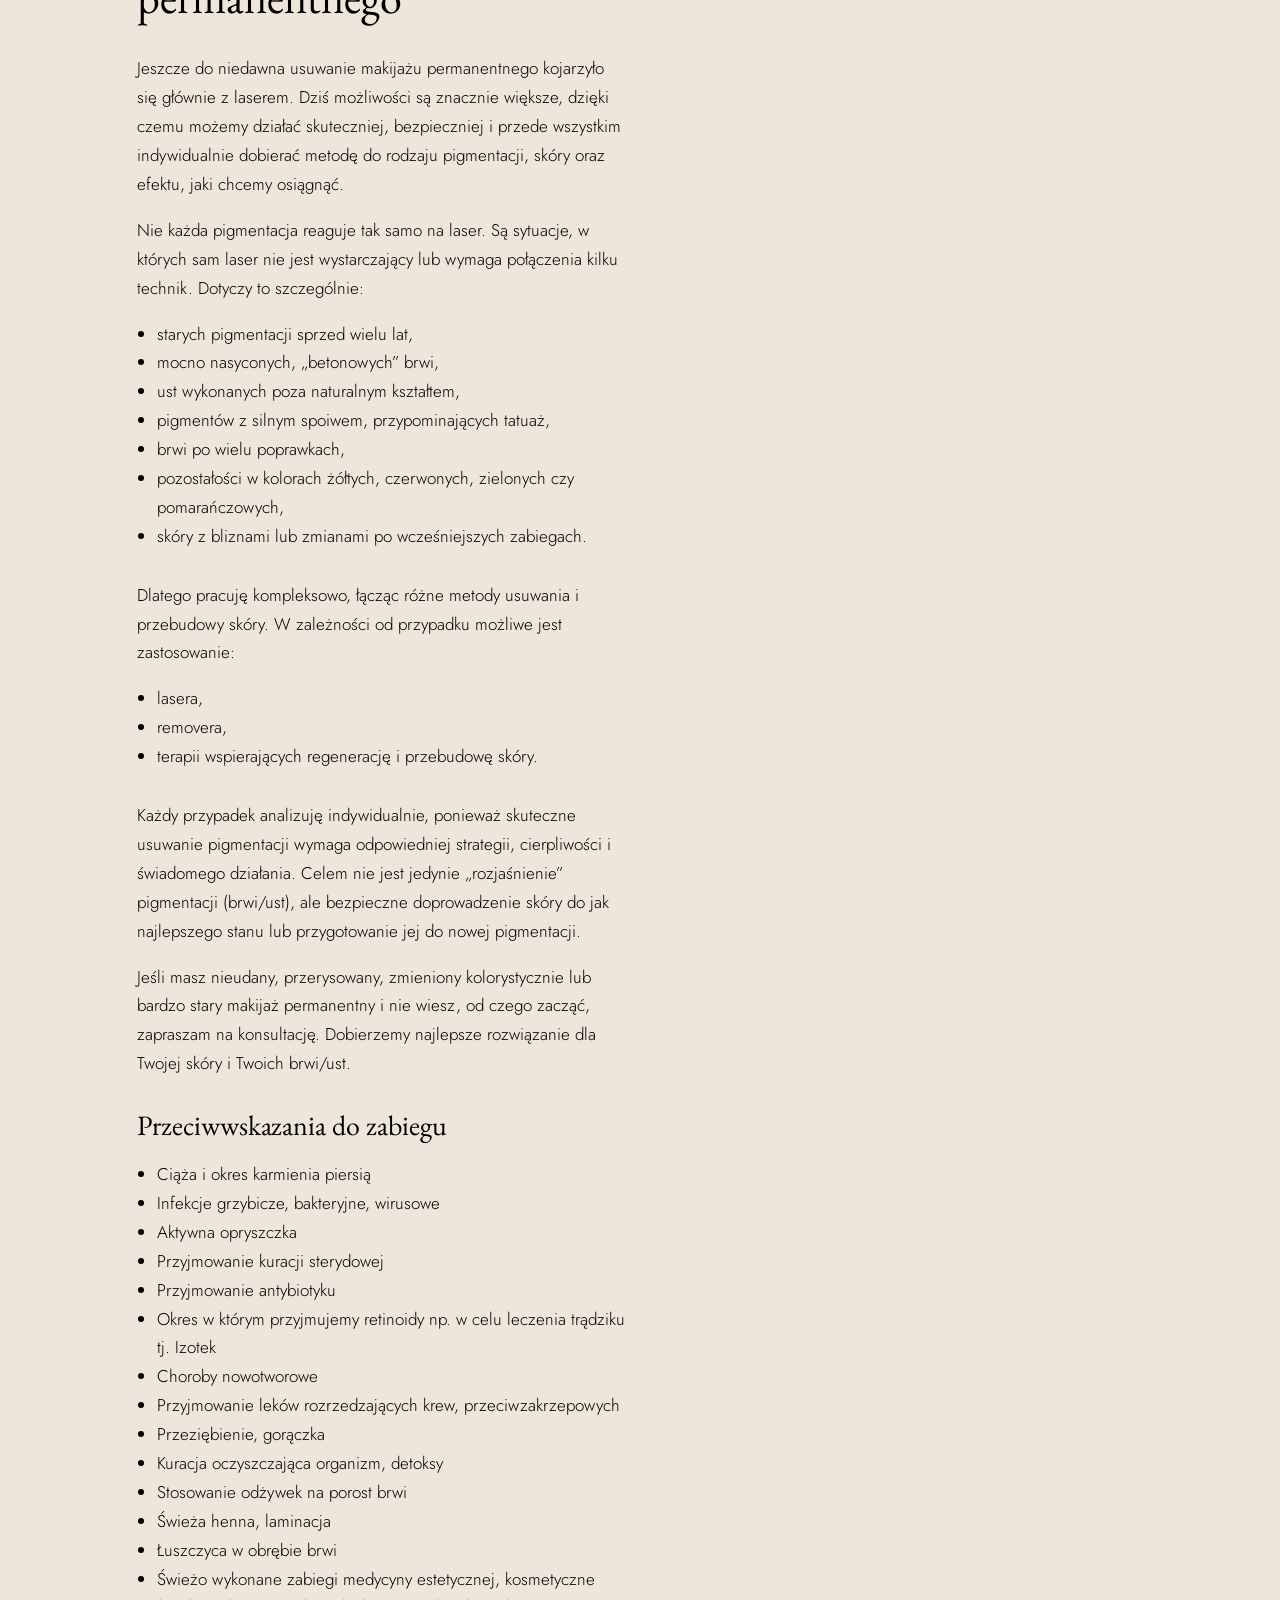
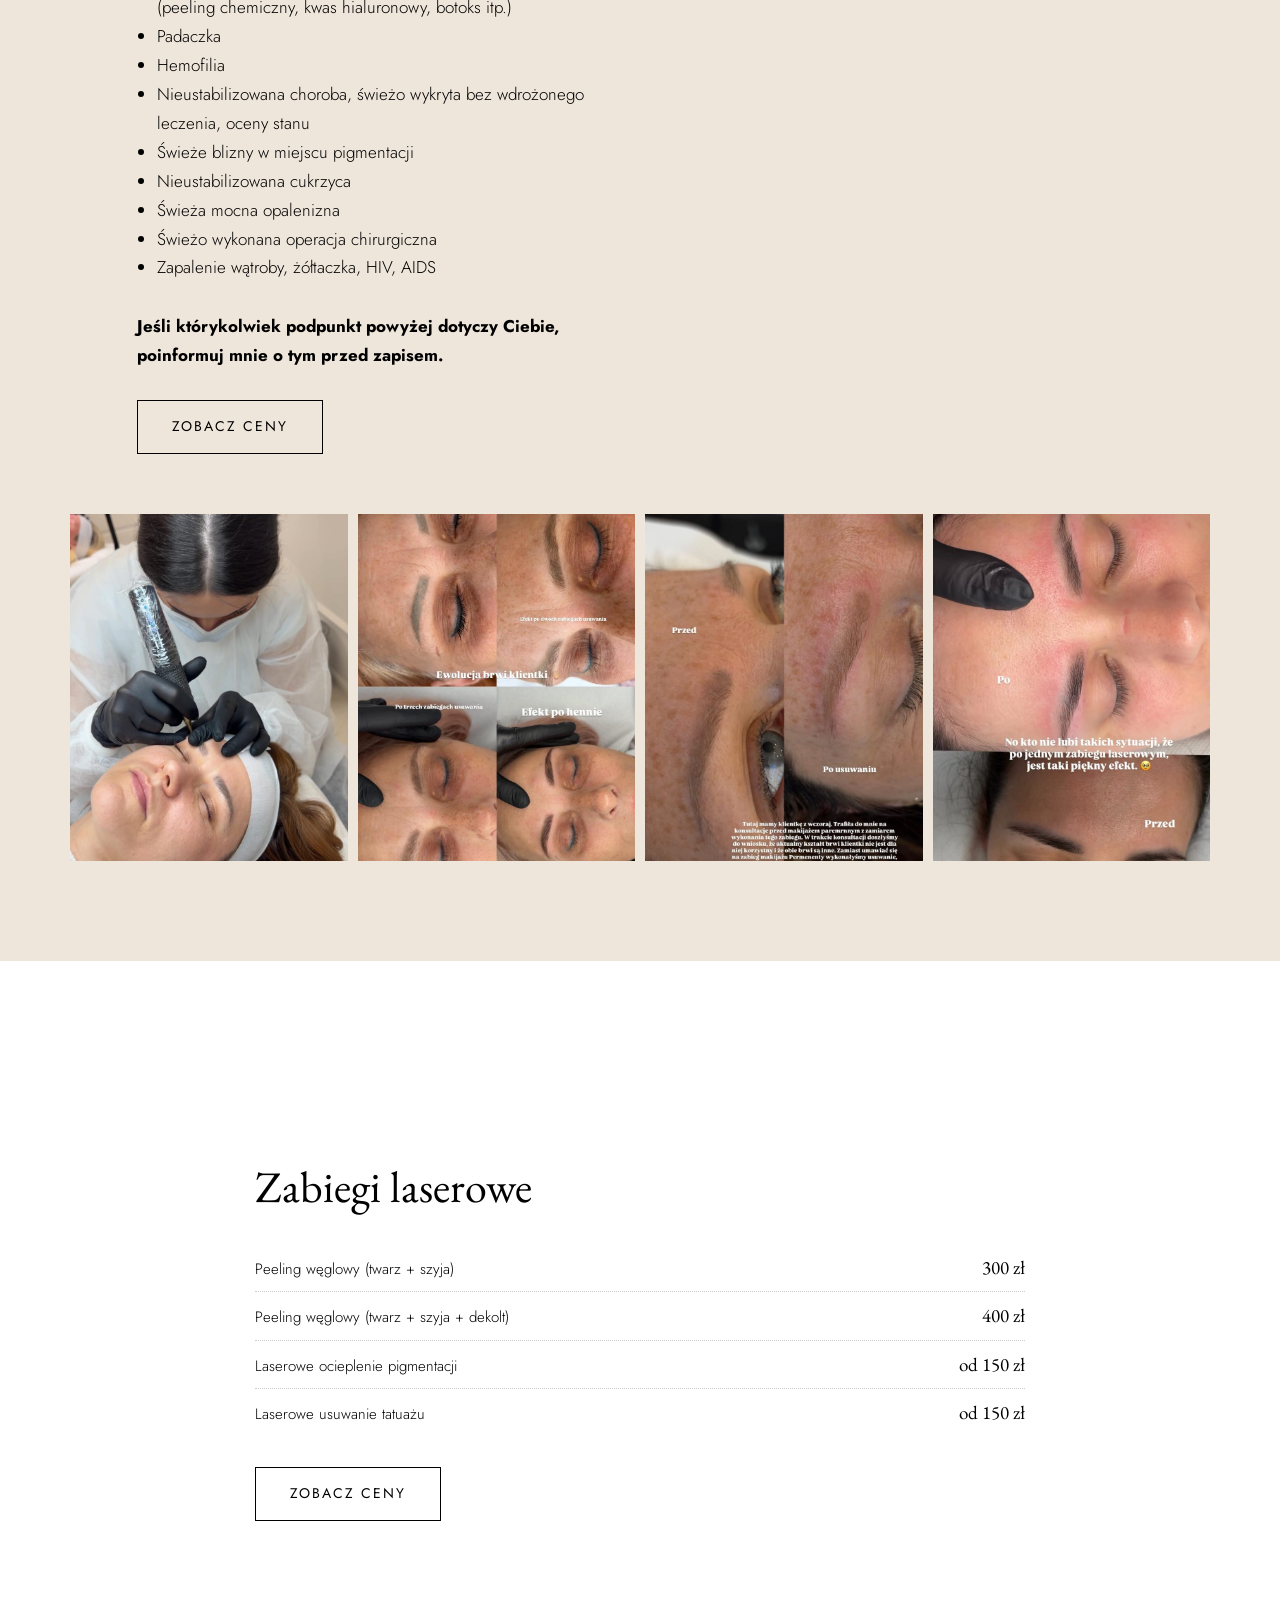
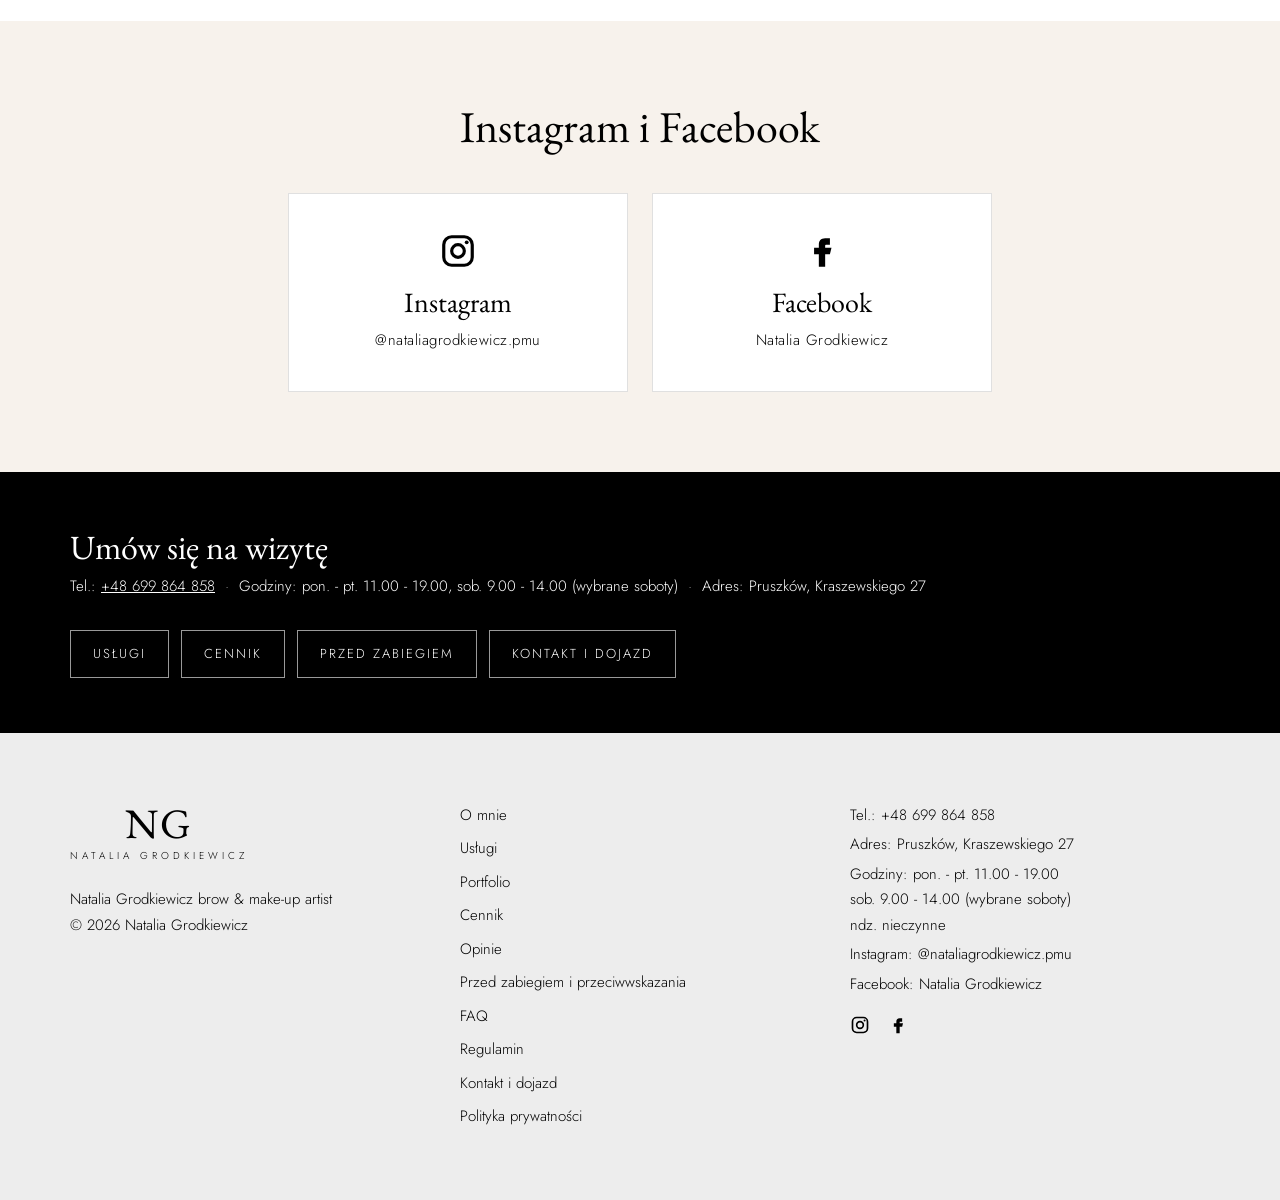
<file: uslugi.html>
<!DOCTYPE html>
<html lang="pl">
<head>
  <meta charset="UTF-8">
  <meta name="viewport" content="width=device-width, initial-scale=1">
  <title>Usługi - makijaż permanentny brwi i ust | Natalia Grodkiewicz</title>
  <meta name="description" content="Makijaż permanentny brwi metodą Ombre Brows, makijaż permanentny ust, usuwanie makijażu permanentnego, zabiegi laserowe. Pruszków.">
  <link rel="canonical" href="https://nataliagrodkiewicz.pl/uslugi.html">
  <meta property="og:type" content="website">
  <meta property="og:locale" content="pl_PL">
  <meta property="og:site_name" content="Natalia Grodkiewicz brow &amp; make-up artist">
  <meta property="og:title" content="Usługi - makijaż permanentny brwi i ust | Natalia Grodkiewicz">
  <meta property="og:description" content="Makijaż permanentny brwi metodą Ombre Brows, makijaż permanentny ust, usuwanie makijażu permanentnego, zabiegi laserowe. Pruszków.">
  <meta property="og:url" content="https://nataliagrodkiewicz.pl/uslugi.html">
  <meta property="og:image" content="https://nataliagrodkiewicz.pl/img/og.jpg">
  <meta property="og:image:width" content="1200">
  <meta property="og:image:height" content="630">
  <meta property="og:image:alt" content="Natalia Grodkiewicz brow &amp; make-up artist">
  <meta name="twitter:card" content="summary_large_image">
  <link rel="icon" href="favicon.ico" sizes="48x48">
  <link rel="icon" href="icon-192.png" type="image/png" sizes="192x192">
  <link rel="apple-touch-icon" href="apple-touch-icon.png">
  <link rel="preconnect" href="https://fonts.googleapis.com">
  <link rel="preconnect" href="https://fonts.gstatic.com" crossorigin>
  <link href="https://fonts.googleapis.com/css2?family=EB+Garamond:ital,wght@0,400;0,500;1,400&family=Jost:wght@300;400;500&display=swap" rel="stylesheet">
  <link rel="stylesheet" href="style.css">
</head>
<body>

<!-- HEADER -->
<header class="header" id="header">
  <div class="header__inner">
    <a href="index.html" class="logo">NG<span>Natalia Grodkiewicz</span></a>
    <nav class="nav" aria-label="Menu główne">
      <ul>
        <li><a href="o-mnie.html">O mnie</a></li>
        <li><a href="uslugi.html" class="active" aria-current="page">Usługi</a></li>
        <li><a href="portfolio.html">Portfolio</a></li>
        <li><a href="cennik.html">Cennik</a></li>
        <li><a href="opinie.html">Opinie</a></li>
        <li><a href="przed-zabiegiem.html">Przed zabiegiem</a></li>
        <li><a href="faq.html">FAQ</a></li>
        <li><a href="regulamin.html">Regulamin</a></li>
        <li><a href="kontakt.html">Kontakt</a></li>
      </ul>
    </nav>
    <div class="header__right">
      <div class="header__social"><a href="https://www.instagram.com/nataliagrodkiewicz.pmu/" target="_blank" rel="noopener" aria-label="Instagram"><svg viewBox="0 0 24 24"><rect x="3" y="3" width="18" height="18" rx="5" fill="none" stroke="currentColor" stroke-width="2"/><circle cx="12" cy="12" r="4" fill="none" stroke="currentColor" stroke-width="2"/><circle cx="17.5" cy="6.5" r="1.2"/></svg></a><a href="https://www.facebook.com/people/Natalia-Grodkiewicz-Makija%C5%BC-permanentny-Pruszk%C3%B3w/100039896664338/" target="_blank" rel="noopener" aria-label="Facebook"><svg viewBox="0 0 24 24"><path d="M14 8h3V4h-3c-2.8 0-4 1.8-4 4v2H7v4h3v8h4v-8h3l1-4h-4V8.5c0-.3.2-.5.5-.5z"/></svg></a></div>
      <a href="https://nataliagrodkiewicz.booksy.com/k/" target="_blank" rel="noopener" class="btn btn--outline-dark header__cta">Umów wizytę</a>
      <button class="hamburger" id="hamburger" aria-label="Menu"><span></span><span></span><span></span></button>
    </div>
  </div>
</header>

<!-- FULLSCREEN MENU -->
<nav class="menu" id="menu">
  <ul>
    <li><a href="o-mnie.html">O mnie</a></li>
    <li><a href="uslugi.html" class="active" aria-current="page">Usługi</a></li>
    <li><a href="portfolio.html">Portfolio</a></li>
    <li><a href="cennik.html">Cennik</a></li>
    <li><a href="opinie.html">Opinie</a></li>
    <li><a href="przed-zabiegiem.html">Przed zabiegiem</a></li>
    <li><a href="faq.html">FAQ</a></li>
    <li><a href="regulamin.html">Regulamin</a></li>
    <li><a href="kontakt.html">Kontakt</a></li>
  </ul>
</nav>

<!-- PAGE HEADER -->
<section class="page-header">
  <div class="container narrow">
    <h1>Usługi</h1>
    <p>Makijaż permanentny brwi i ust, usuwanie makijażu permanentnego oraz zabiegi laserowe.</p>
  </div>
</section>

<section class="section" id="brwi">
  <div class="container grid-2">
    <div class="indent">
      <img class="photo-main" src="img/brwi-perm.jpg" alt="Makijaż permanentny brwi - Ombre Brows">
      <span class="eyebrow">Ombre Brows</span>
      <h2 class="title">Makijaż permanentny brwi</h2>
      <p>Makijaż permanentny brwi ma dla mnie przede wszystkim podkreślać urodę, a nie dominować nad twarzą. Zależy mi na tym, aby efekt był naturalny, delikatny i dopasowany do Ciebie tak, żeby brwi współgrały z Twoimi rysami i nadal wyglądały jak „Twoje”.</p>
      <p>Pracuję metodą Ombre Brows, która pozwala uzyskać wyraźny, ale jednocześnie lekki efekt. Dolna linia oraz końcówka brwi są nieco bardziej zaznaczone, natomiast góra i początek pozostają delikatniejsze. Dzięki temu możemy nadać brwiom ładny kształt i odpowiednią wyrazistość, bez ciężkiego czy przerysowanego efektu.</p>
      <p>Makijaż permanentny pozwala również uzupełnić ubytki, wyrównać nieregularny kształt czy podkreślić brwi, które naturalnie są delikatne, rzadkie lub mało widoczne. Przed zabiegiem wspólnie dobieramy kształt oraz kolor, biorąc pod uwagę Twoje rysy twarzy, naturalne włoski, typ urody, ale również Twoje własne preferencje.</p>
      <div class="service__meta">
        <div>Makijaż permanentny brwi, metoda pudrowa<strong>990 zł</strong></div>
        <div>Czas<strong>3 h</strong></div>
        <div>Korekta 6-12 tygodni od zabiegu<strong>200 zł</strong></div>
      </div>
    </div>
    <div class="indent">
      <blockquote class="quote">Zależy mi na tym, żebyś po wygojeniu spojrzała w lustro i nadal widziała siebie. Tylko z brwiami, które lepiej podkreślają Twoją twarz.</blockquote>
      <div class="photos photos--spaced">
      <a href="img/brwi-1.jpg" data-lightbox><img src="img/brwi-1.jpg" alt="Makijaż permanentny brwi - realizacja" loading="lazy"></a>
      <a href="img/brwi-2.jpg" data-lightbox><img src="img/brwi-2.jpg" alt="Makijaż permanentny brwi - realizacja" loading="lazy"></a>
      <a href="img/brwi-3.jpg" data-lightbox><img src="img/brwi-3.jpg" alt="Makijaż permanentny brwi - realizacja" loading="lazy"></a>
      <a href="img/brwi-4.jpg" data-lightbox><img src="img/brwi-4.jpg" alt="Makijaż permanentny brwi - realizacja" loading="lazy"></a>
      <a href="img/brwi-5.jpg" data-lightbox><img src="img/brwi-5.jpg" alt="Makijaż permanentny brwi - realizacja" loading="lazy"></a>
      <a href="img/brwi-6.jpg" data-lightbox><img src="img/brwi-6.jpg" alt="Makijaż permanentny brwi - realizacja" loading="lazy"></a>
    </div>
    </div>
  </div>
</section>

<section class="section section--pink" id="usta">
  <div class="container grid-2 grid-2--text-first">
    <div class="indent">
      <blockquote class="quote">Tutaj również moja zasada jest prosta: po wygojeniu masz nadal widzieć siebie. Tylko z ustami o ładniejszym, bardziej wyrównanym kolorze i subtelnie podkreślonym kształcie.</blockquote>
      <div class="photos photos--spaced">
      <a href="img/usta-1.jpg" data-lightbox><img src="img/usta-1.jpg" alt="Makijaż permanentny ust - realizacja" loading="lazy"></a>
      <a href="img/usta-2.jpg" data-lightbox><img src="img/usta-2.jpg" alt="Makijaż permanentny ust - realizacja" loading="lazy"></a>
      <a href="img/usta-3.jpg" data-lightbox><img src="img/usta-3.jpg" alt="Makijaż permanentny ust - realizacja" loading="lazy"></a>
      <a href="img/usta-4.jpg" data-lightbox><img src="img/usta-4.jpg" alt="Makijaż permanentny ust - realizacja" loading="lazy"></a>
      <a href="img/usta-5.jpg" data-lightbox><img src="img/usta-5.jpg" alt="Makijaż permanentny ust - realizacja" loading="lazy"></a>
      <a href="img/usta-6.jpg" data-lightbox><img src="img/usta-6.jpg" alt="Makijaż permanentny ust - realizacja" loading="lazy"></a>
    </div>
    </div>
    <div class="indent">
      <img class="photo-main photo-main--natural" src="img/usta-glowne.jpg" alt="Makijaż permanentny ust">
      <h2 class="title">Makijaż permanentny ust</h2>
      <p>W makijażu permanentnym ust najbardziej zależy mi na świeżym, naturalnym efekcie. Nie chodzi o stworzenie mocno pomalowanych ust, ale o wydobycie ich kształtu i koloru tak, aby cała twarz wyglądała bardziej świeżo i wyraziście również bez pomadki.</p>
      <p>Podczas zabiegu możemy wyrównać koloryt ust, podkreślić niewyraźny kontur, delikatnie skorygować asymetrię, a także zniwelować widoczność przebarwień czy drobnych plamek, na przykład pozostałych po opryszczce. Kontur jest zaznaczony w taki sposób, aby płynnie łączył się z pigmentacją całych ust. Nie tworzymy mocnej, odcinającej się obrysówki.</p>
      <p>Kolor zawsze dobieramy wspólnie przed zabiegiem, uwzględniając naturalną czerwień wargową, typ urody oraz efekt, jaki chcesz uzyskać. Bezpośrednio po pigmentacji kolor jest bardziej intensywny, natomiast po wygojeniu staje się delikatniejszy i bardziej naturalny.</p>
      <div class="service__meta">
        <div>Makijaż permanentny ust<strong>990 zł</strong></div>
        <div>Czas<strong>3 h 30 min</strong></div>
        <div>Korekta 6-12 tygodni od zabiegu<strong>200 zł</strong></div>
      </div>
    </div>
  </div>
</section>

<section class="section">
  <div class="container narrow center">
    <h2 class="title">Permanent Duo - usta i brwi permanentne</h2>
    <div class="service__meta service__meta--center">
      <div>Cena<strong>1790 zł</strong></div>
      <div>Czas<strong>6 h 30 min</strong></div>
    </div>
  </div>
</section>

<section class="section section--pink" id="usuwanie">
  <div class="container grid-2">
    <div class="indent">
      <img class="photo-main photo-main--natural" src="img/usuwanie-glowne.jpg" alt="Usuwanie makijażu permanentnego brwi - przed i po">
      <h2 class="title">Usuwanie makijażu permanentnego</h2>
      <p>Jeszcze do niedawna usuwanie makijażu permanentnego kojarzyło się głównie z laserem. Dziś możliwości są znacznie większe, dzięki czemu możemy działać skuteczniej, bezpieczniej i przede wszystkim indywidualnie dobierać metodę do rodzaju pigmentacji, skóry oraz efektu, jaki chcemy osiągnąć.</p>
      <p>Nie każda pigmentacja reaguje tak samo na laser. Są sytuacje, w których sam laser nie jest wystarczający lub wymaga połączenia kilku technik. Dotyczy to szczególnie:</p>
      <ul class="list">
        <li>starych pigmentacji sprzed wielu lat,</li>
        <li>mocno nasyconych, „betonowych” brwi,</li>
        <li>ust wykonanych poza naturalnym kształtem,</li>
        <li>pigmentów z silnym spoiwem, przypominających tatuaż,</li>
        <li>brwi po wielu poprawkach,</li>
        <li>pozostałości w kolorach żółtych, czerwonych, zielonych czy pomarańczowych,</li>
        <li>skóry z bliznami lub zmianami po wcześniejszych zabiegach.</li>
      </ul>
      <p>Dlatego pracuję kompleksowo, łącząc różne metody usuwania i przebudowy skóry. W zależności od przypadku możliwe jest zastosowanie:</p>
      <ul class="list">
        <li>lasera,</li>
        <li>removera,</li>
        <li>terapii wspierających regenerację i przebudowę skóry.</li>
      </ul>
      <p>Każdy przypadek analizuję indywidualnie, ponieważ skuteczne usuwanie pigmentacji wymaga odpowiedniej strategii, cierpliwości i świadomego działania. Celem nie jest jedynie „rozjaśnienie” pigmentacji (brwi/ust), ale bezpieczne doprowadzenie skóry do jak najlepszego stanu lub przygotowanie jej do nowej pigmentacji.</p>
      <p>Jeśli masz nieudany, przerysowany, zmieniony kolorystycznie lub bardzo stary makijaż permanentny i nie wiesz, od czego zacząć, zapraszam na konsultację. Dobierzemy najlepsze rozwiązanie dla Twojej skóry i Twoich brwi/ust.</p>
      <h3 class="subtitle subtitle--spaced">Przeciwwskazania do zabiegu</h3>
      <ul class="list">
        <li>Ciąża i okres karmienia piersią</li>
        <li>Infekcje grzybicze, bakteryjne, wirusowe</li>
        <li>Aktywna opryszczka</li>
        <li>Przyjmowanie kuracji sterydowej</li>
        <li>Przyjmowanie antybiotyku</li>
        <li>Okres w którym przyjmujemy retinoidy np. w celu leczenia trądziku tj. Izotek</li>
        <li>Choroby nowotworowe</li>
        <li>Przyjmowanie leków rozrzedzających krew, przeciwzakrzepowych</li>
        <li>Przeziębienie, gorączka</li>
        <li>Kuracja oczyszczająca organizm, detoksy</li>
        <li>Stosowanie odżywek na porost brwi</li>
        <li>Świeża henna, laminacja</li>
        <li>Łuszczyca w obrębie brwi</li>
        <li>Świeżo wykonane zabiegi medycyny estetycznej, kosmetyczne (peeling chemiczny, kwas hialuronowy, botoks itp.)</li>
        <li>Padaczka</li>
        <li>Hemofilia</li>
        <li>Nieustabilizowana choroba, świeżo wykryta bez wdrożonego leczenia, oceny stanu</li>
        <li>Świeże blizny w miejscu pigmentacji</li>
        <li>Nieustabilizowana cukrzyca</li>
        <li>Świeża mocna opalenizna</li>
        <li>Świeżo wykonana operacja chirurgiczna</li>
        <li>Zapalenie wątroby, żółtaczka, HIV, AIDS</li>
      </ul>
      <p><strong>Jeśli którykolwiek podpunkt powyżej dotyczy Ciebie, poinformuj mnie o tym przed zapisem.</strong></p>
      <a href="cennik.html#usuwanie" class="btn btn--outline-dark">Zobacz ceny</a>
    </div>
    <div class="indent">
      <div class="service__aside">
        <h3>Cennik</h3>
        <ul class="mini-prices">
          <li><span>Konsultacja przed usuwaniem PMU</span><span>50 zł</span></li>
          <li><span>Kompleksowe usuwanie makijażu permanentnego</span><span>300 zł</span></li>
        </ul>
      </div>
    </div>
  </div>
  <div class="container">
    <div class="photos photos--4 photos--section">
      <a href="img/usuwanie-1.jpg" data-lightbox><img src="img/usuwanie-1.jpg" alt="Usuwanie makijażu permanentnego - przed i po" loading="lazy"></a>
      <a href="img/usuwanie-2.jpg" data-lightbox><img src="img/usuwanie-2.jpg" alt="Usuwanie makijażu permanentnego - przed i po" loading="lazy"></a>
      <a href="img/usuwanie-3.jpg" data-lightbox><img src="img/usuwanie-3.jpg" alt="Usuwanie makijażu permanentnego - przed i po" loading="lazy"></a>
      <a href="img/usuwanie-4.jpg" data-lightbox><img src="img/usuwanie-4.jpg" alt="Usuwanie makijażu permanentnego - przed i po" loading="lazy"></a>
    </div>
  </div>
</section>

<section class="section" id="laser">
  <div class="container narrow">
    <div>
      <h2 class="title">Zabiegi laserowe</h2>
      <ul class="mini-prices">
        <li><span>Peeling węglowy (twarz + szyja)</span><span>300 zł</span></li>
        <li><span>Peeling węglowy (twarz + szyja + dekolt)</span><span>400 zł</span></li>
        <li><span>Laserowe ocieplenie pigmentacji</span><span>od 150 zł</span></li>
        <li><span>Laserowe usuwanie tatuażu</span><span>od 150 zł</span></li>
      </ul>
      <a href="cennik.html#laser" class="btn btn--outline-dark">Zobacz ceny</a>
    </div>
  </div>
</section>

<!-- INSTAGRAM I FACEBOOK -->
<section class="social-band">
  <div class="container">
    <h2 class="title center">Instagram i Facebook</h2>
    <div class="social-cards">
      <a class="social-card" href="https://www.instagram.com/nataliagrodkiewicz.pmu/" target="_blank" rel="noopener">
        <svg viewBox="0 0 24 24"><rect x="3" y="3" width="18" height="18" rx="5" fill="none" stroke="currentColor" stroke-width="2"/><circle cx="12" cy="12" r="4" fill="none" stroke="currentColor" stroke-width="2"/><circle cx="17.5" cy="6.5" r="1.2"/></svg>
        <span class="social-card__name">Instagram</span>
        <span class="social-card__handle">@nataliagrodkiewicz.pmu</span>
      </a>
      <a class="social-card" href="https://www.facebook.com/people/Natalia-Grodkiewicz-Makija%C5%BC-permanentny-Pruszk%C3%B3w/100039896664338/" target="_blank" rel="noopener">
        <svg viewBox="0 0 24 24"><path d="M14 8h3V4h-3c-2.8 0-4 1.8-4 4v2H7v4h3v8h4v-8h3l1-4h-4V8.5c0-.3.2-.5.5-.5z"/></svg>
        <span class="social-card__name">Facebook</span>
        <span class="social-card__handle">Natalia Grodkiewicz</span>
      </a>
    </div>
  </div>
</section>

<!-- SZYBKIE LINKI -->
<section class="cta-band">
  <div class="container cta-band__inner">
    <div>
      <h2 class="cta-band__title">Umów się na wizytę</h2>
      <p class="cta-band__info"><span>Tel.: <a href="tel:+48699864858" class="link">+48 699 864 858</a></span><span>Godziny: pon. - pt. 11.00 - 19.00, sob. 9.00 - 14.00 (wybrane soboty)</span><span>Adres: Pruszków, Kraszewskiego 27</span></p>
    </div>
    <ul class="cta-band__links">
      <li><a href="uslugi.html">Usługi</a></li>
      <li><a href="cennik.html">Cennik</a></li>
      <li><a href="przed-zabiegiem.html">Przed zabiegiem</a></li>
      <li><a href="kontakt.html">Kontakt i dojazd</a></li>
    </ul>
  </div>
</section>

<!-- FOOTER -->
<footer class="footer">
  <div class="container footer__grid">
    <div>
      <a href="index.html" class="logo logo--dark">NG<span>Natalia Grodkiewicz</span></a>
      <p class="footer__copy">Natalia Grodkiewicz brow &amp; make-up artist<br>© 2026 Natalia Grodkiewicz</p>
    </div>
    <ul class="footer__links">
      <li><a href="o-mnie.html">O mnie</a></li>
      <li><a href="uslugi.html">Usługi</a></li>
      <li><a href="portfolio.html">Portfolio</a></li>
      <li><a href="cennik.html">Cennik</a></li>
      <li><a href="opinie.html">Opinie</a></li>
      <li><a href="przed-zabiegiem.html">Przed zabiegiem i przeciwwskazania</a></li>
      <li><a href="faq.html">FAQ</a></li>
      <li><a href="regulamin.html">Regulamin</a></li>
      <li><a href="kontakt.html">Kontakt i dojazd</a></li>
      <li><a href="polityka-prywatnosci.html">Polityka prywatności</a></li>
    </ul>
    <div class="footer__contact">
      <p>Tel.: <a href="tel:+48699864858">+48 699 864 858</a></p>
      <p>Adres: <a href="https://maps.app.goo.gl/C7wtLCn59jESsGDr9" target="_blank" rel="noopener">Pruszków, Kraszewskiego 27</a></p>
      <p>Godziny: pon. - pt. 11.00 - 19.00<br>sob. 9.00 - 14.00 (wybrane soboty)<br>ndz. nieczynne</p>
      <p>Instagram: <a href="https://www.instagram.com/nataliagrodkiewicz.pmu/" target="_blank" rel="noopener">@nataliagrodkiewicz.pmu</a></p>
      <p>Facebook: <a href="https://www.facebook.com/people/Natalia-Grodkiewicz-Makija%C5%BC-permanentny-Pruszk%C3%B3w/100039896664338/" target="_blank" rel="noopener">Natalia Grodkiewicz</a></p>
      <div class="footer__social"><a href="https://www.instagram.com/nataliagrodkiewicz.pmu/" target="_blank" rel="noopener" aria-label="Instagram"><svg viewBox="0 0 24 24"><rect x="3" y="3" width="18" height="18" rx="5" fill="none" stroke="currentColor" stroke-width="2"/><circle cx="12" cy="12" r="4" fill="none" stroke="currentColor" stroke-width="2"/><circle cx="17.5" cy="6.5" r="1.2"/></svg></a><a href="https://www.facebook.com/people/Natalia-Grodkiewicz-Makija%C5%BC-permanentny-Pruszk%C3%B3w/100039896664338/" target="_blank" rel="noopener" aria-label="Facebook"><svg viewBox="0 0 24 24"><path d="M14 8h3V4h-3c-2.8 0-4 1.8-4 4v2H7v4h3v8h4v-8h3l1-4h-4V8.5c0-.3.2-.5.5-.5z"/></svg></a></div>
    </div>
  </div>
</footer>

<!-- POPUP: ZADZWOŃ (otwierany przyciskiem „Zadzwoń”) -->
<div class="popup" id="popup">
  <div class="popup__box">
    <button class="popup__close" data-close-popup aria-label="Zamknij">&times;</button>
    <div class="popup__form">
      <h4>Zadzwoń</h4>
      <p>Zapisów na zabiegi dokonujemy za pośrednictwem numeru telefonu. Jeśli nie możemy odebrać telefonu, prosimy o pozostawienie wiadomości SMS, oddzwonimy.</p>
      <span class="popup__label">Tel.:</span>
      <a href="tel:+48699864858" class="popup__phone">+48 699 864 858</a>
      <p>Godziny: pon. - pt. 11.00 - 19.00, sob. 9.00 - 14.00 (wybrane soboty)</p>
      <p>Adres: Pruszków, Kraszewskiego 27</p>
      <div class="popup__actions">
        <a href="tel:+48699864858" class="btn btn--dark">Zadzwoń</a>
        <a href="sms:+48699864858" class="btn btn--outline-dark">Wyślij SMS</a>
      </div>
      <p class="popup__note">Dokonanie zapisu na zabieg oznacza pełną akceptację <a href="regulamin.html" class="link">regulaminu</a>. Sprawdź też <a href="przed-zabiegiem.html#przeciwwskazania" class="link">przeciwwskazania</a>.</p>
    </div>
  </div>
</div>

<script src="script.js"></script>
</body>
</html>
</file>
<file: style.css>
:root {
  --black: #000;
  --white: #fff;
  --pink: #EFE6DB;   /* beżowe tło sekcji (nazwa zmiennej historyczna) */
  --grey: #ededed;
  --rose: #DCC9B5;
  --muted: rgba(0,0,0,.6);
  --serif: "EB Garamond", serif;
  --sans: "Jost", sans-serif;
}

* { box-sizing: border-box; margin: 0; padding: 0; }
html { scroll-behavior: smooth; }
body { font-family: var(--sans); font-weight: 300; font-size: 17px; line-height: 1.7; color: var(--black); background: var(--white); }
img { display: block; max-width: 100%; height: auto; }
a { color: inherit; text-decoration: none; }
ul { list-style: none; }
p + p { margin-top: 1em; }

.container { max-width: 1170px; margin: 0 auto; padding: 0 15px; }
.container.narrow { max-width: 800px; }
.center { text-align: center; }
.grid-2 { display: grid; grid-template-columns: 1fr 1fr; gap: 30px; }
.align-center { align-items: center; }
.indent { margin-left: 67px; }

.section { padding: 100px 0; }
.section--pink { background: var(--pink); margin: 100px 0; }
.section--pink + .section--pink, .section--pink:last-of-type { margin-bottom: 0; }

.title { font-family: var(--serif); font-weight: 400; font-size: 44px; line-height: 1.2; margin-bottom: 30px; }
.link { text-decoration: underline; }

/* BUTTONS */
.btn { display: inline-block; padding: 14px 34px; font-family: var(--sans); font-size: 14px; font-weight: 400; letter-spacing: 2px; text-transform: uppercase; border: 1px solid transparent; cursor: pointer; transition: all .3s; background: none; }
.btn--dark { background: var(--black); color: var(--white); border-color: var(--black); margin-top: 37px; }
.btn--dark:hover { background: transparent; color: var(--black); }
.btn--outline-dark { color: var(--black); border-color: var(--black); margin-top: 30px; }
.header__cta { margin-top: 0; }
.btn--outline-dark:hover { background: var(--black); color: var(--white); }
.btn--outline-light { color: var(--white); border-color: var(--white); }
.btn--outline-light:hover { background: var(--white); color: var(--black); }

/* HEADER */
.header { position: fixed; top: 0; left: 0; right: 0; z-index: 50; color: var(--black); padding: 30px 0; transition: background .3s, padding .3s, color .3s, box-shadow .3s; }
.header--scrolled { background: var(--white); color: var(--black); padding: 12px 0; box-shadow: 0 2px 20px rgba(0,0,0,.08); }
.header--scrolled .logo { font-size: 32px; }
.header__inner { max-width: 1400px; margin: 0 auto; padding: 0 30px; display: grid; grid-template-columns: auto 1fr auto; gap: 30px; align-items: center; }
.header__social, .footer__social { display: flex; gap: 18px; }
.header__social a:hover, .footer__social a:hover { opacity: .6; }
.header__social svg, .footer__social svg { width: 20px; height: 20px; fill: currentColor; }
.header__right { display: flex; justify-content: flex-end; align-items: center; gap: 30px; }
.logo { font-family: var(--serif); font-size: 42px; line-height: 1; text-align: center; letter-spacing: 2px; }
.logo span { display: block; font-family: var(--sans); font-size: 10px; letter-spacing: 4px; text-transform: uppercase; margin-top: 6px; }
.logo--dark { color: var(--black); display: inline-block; }

.hamburger { width: 34px; height: 22px; background: none; border: 0; cursor: pointer; display: flex; flex-direction: column; justify-content: space-between; position: relative; z-index: 60; }
.hamburger span { height: 2px; background: currentColor; transition: .3s; }
.hamburger { color: inherit; }
.logo { transition: font-size .3s; }
.hamburger.open span { background: var(--black); }
.hamburger.open span:nth-child(1) { transform: translateY(10px) rotate(45deg); }
.hamburger.open span:nth-child(2) { opacity: 0; }
.hamburger.open span:nth-child(3) { transform: translateY(-10px) rotate(-45deg); }

.menu { position: fixed; inset: 0; background: var(--grey); z-index: 40; display: flex; align-items: center; justify-content: center; opacity: 0; visibility: hidden; transition: .4s; }
.menu.open { opacity: 1; visibility: visible; }
.menu li { text-align: center; }
.menu a { font-family: var(--serif); font-size: 40px; line-height: 1.6; transition: opacity .3s; }
.menu a:hover { opacity: .5; }

/* HERO */
.hero { position: relative; overflow: hidden; min-height: 100vh; display: flex; align-items: center; justify-content: center; text-align: center; padding: 140px 0 120px;
  background: radial-gradient(ellipse at 20% 15%, #fff 0%, transparent 55%), radial-gradient(ellipse at 85% 90%, var(--rose) 0%, transparent 60%), var(--pink); }
.hero__content { position: relative; }
.eyebrow { display: block; font-size: 13px; letter-spacing: 4px; text-transform: uppercase; margin-bottom: 25px; animation: fadeIn 1.5s ease .3s both; }
.hero h1 { font-family: var(--serif); font-weight: 400; font-size: clamp(40px, 6vw, 78px); line-height: 1.1; max-width: 900px; padding: 0 20px; margin: 0 auto; }
.hero__buttons { margin-top: 45px; display: flex; gap: 20px; justify-content: center; flex-wrap: wrap; }
.hero__buttons .btn { margin-top: 0; }

@keyframes fadeIn { from { opacity: 0; transform: translateY(20px); } to { opacity: 1; transform: none; } }

/* NAWIGACJA (desktop) */
.nav ul { display: flex; justify-content: center; flex-wrap: wrap; gap: 6px 28px; }
.nav a { font-size: 13px; font-weight: 400; letter-spacing: 1.5px; text-transform: uppercase; padding: 6px 0; border-bottom: 1px solid transparent; transition: border-color .3s, opacity .3s; }
.nav a:hover { opacity: .6; }
.nav a.active { border-color: currentColor; }
.menu a.active { font-style: italic; }

/* MIEJSCA NA ZDJĘCIA (placeholdery do podmiany na <img>) */
.ph { position: relative; width: 100%; aspect-ratio: 4/5; overflow: hidden; display: flex; align-items: center; justify-content: center;
  background: linear-gradient(145deg, #faf5f2 0%, var(--rose) 100%); }
.ph::after { content: "NG"; font-family: var(--serif); font-size: clamp(70px, 9vw, 140px); line-height: 1; letter-spacing: -4px; color: rgba(255,255,255,.7); }
.ph--wide { aspect-ratio: 16/10; }
.ph--wide::after { font-size: clamp(56px, 6vw, 96px); }
.ph--square { aspect-ratio: 1; }
.ph--square::after { font-size: clamp(36px, 4vw, 56px); letter-spacing: -2px; }
.section--pink .ph { background: linear-gradient(145deg, #fbf8f4 0%, #d6c1ab 100%); }


.lead-narrow { max-width: 760px; margin: 0 auto; }
.btn-row { display: flex; flex-wrap: wrap; gap: 15px; justify-content: center; margin-top: 45px; }
.btn-row .btn { margin-top: 0; }
.btn-row--left { justify-content: flex-start; margin-top: 35px; }

/* Pasek „Umów się” z szybkimi linkami (przed stopką) */
.cta-band { background: var(--black); color: var(--white); padding: 55px 0; }
.cta-band__inner { display: flex; align-items: center; justify-content: space-between; gap: 30px 60px; flex-wrap: wrap; }
.cta-band__title { font-family: var(--serif); font-weight: 400; font-size: 34px; line-height: 1.2; margin-bottom: 6px; }
.cta-band p { font-size: 15px; }
.cta-band__links { display: flex; flex-wrap: wrap; gap: 12px; }
.cta-band__links a { display: inline-block; padding: 12px 22px; border: 1px solid rgba(255,255,255,.6); font-size: 13px; letter-spacing: 2px; text-transform: uppercase; transition: .3s; }
.cta-band__links a:hover { background: var(--white); color: var(--black); }

.title--spaced { margin-top: 35px; }
.quote--small { font-size: clamp(21px, 2vw, 25px); padding-left: 25px; margin-bottom: 28px; }
.popup__label { display: block; margin-top: 25px; font-size: 13px; letter-spacing: 3px; text-transform: uppercase; color: var(--muted); }
.popup__label + .popup__phone { margin-top: 2px; }
.service__aside { margin-top: 30px; }
.grid-2 > .indent > .service__aside:first-child { margin-top: 0; }

/* Listy cen na stronie Usługi */
.mini-prices li { display: flex; justify-content: space-between; align-items: baseline; gap: 20px; padding: 10px 0; font-size: 15px; line-height: 1.45; }
.mini-prices li + li { border-top: 1px dotted rgba(0,0,0,.2); }
.mini-prices li span:last-child { white-space: nowrap; font-family: var(--serif); font-size: 19px; }
.cta-band__info span + span::before { content: "·"; margin: 0 10px; opacity: .6; }
a[href^="tel:"] { white-space: nowrap; }
.eyebrow { text-wrap: balance; }
/* dwie różowe sekcje pod rząd bez białego paska między nimi */
.section--pink:has(+ .section--pink), .section--pink:has(+ .cta-band), .section--pink:has(+ .social-band) { margin-bottom: 0; }
.section--pink + .section--pink { margin-top: 0; padding-top: 0; }

/* HERO ze zdjęciem (strona główna) - zdjęcie po lewej, wtopione w beżowe tło */
.hero--photo { justify-content: center; text-align: center; padding: 130px 0 90px; background: var(--pink); }
.hero__photo { position: absolute; top: 0; left: 0; bottom: 0; width: 26%; }
.hero__photo img { width: 100%; height: 100%; object-fit: cover; object-position: right 20%; }
.hero__photo::after { content: ""; position: absolute; inset: 0; }
/* zdjęcie niższe niż hero, wyśrodkowane w pionie, w naturalnych proporcjach (bez ucinania),
   prawa, górna i dolna krawędź wtopione w beż - komputer i telefon */
.hero__photo { top: 50%; bottom: auto; transform: translateY(-50%); height: 72%; width: auto; aspect-ratio: 933 / 1400; }
/* węższy ekran komputera: zdjęcie przesuwa się w lewo poza krawędź tylko tyle, ile trzeba, żeby nie wchodzić pod tytuł.
   Tytuł zawsze w 2 liniach (max 8.6em), jego połowa to ok. 4.15 x rozmiar czcionki; wygaszony brzeg zdjęcia (70px) może
   nachodzić pod tytuł; 48vh = szerokość zdjęcia przy hero na całą wysokość */
@media (min-width: 768px) { .hero__photo { left: min(0px, calc(50vw - 4.15 * clamp(44px, 5.2vw, 76px) + 70px - 48vh)); } }
.hero__photo img { object-fit: contain; }
.hero__photo::after { background:
  linear-gradient(270deg, var(--pink) 0%, rgba(239,230,219,.5) 12%, rgba(239,230,219,0) 32%),
  linear-gradient(180deg, var(--pink) 0%, rgba(239,230,219,0) 14%, rgba(239,230,219,0) 86%, var(--pink) 100%),
  rgba(239,230,219,.12); }
.hero__inner { position: relative; z-index: 1; width: 100%; }
.hero--photo .hero__content { max-width: 640px; margin: 0 auto; }
.hero--photo h1 { padding: 0; margin: 0 auto; max-width: 8.6em; font-size: clamp(44px, 5.2vw, 76px); text-wrap: balance; }
.hero__lead { font-size: 19px; line-height: 1.6; margin: 22px auto 0; max-width: 480px; text-wrap: balance; }
.hero--photo .hero__buttons { justify-content: center; margin-top: 40px; }

/* Pasek kontaktu pod hero */
.info-bar { background: #F7F2EC; padding: 60px 0; text-align: center; }
.info-bar__grid { display: grid; grid-template-columns: repeat(3, 1fr); gap: 40px; }
.info-bar h2 { font-family: var(--sans); font-weight: 500; font-size: 14px; letter-spacing: 3px; text-transform: uppercase; margin-bottom: 14px; }
.info-bar p { font-size: 18px; line-height: 1.6; }
.info-bar p + p { margin-top: 2px; }
.info-bar a:hover { text-decoration: underline; }
.info-bar__social { display: flex; justify-content: center; gap: 18px; margin-top: 14px; }
.info-bar__social svg { width: 20px; height: 20px; fill: currentColor; }
.info-bar__social a:hover { opacity: .6; }

/* Zakładki "Zakres usług" */
.tabs { margin-top: 35px; text-align: center; }
.tabs__nav { display: flex; flex-wrap: wrap; justify-content: center; gap: 14px 36px; margin-bottom: 32px; }
.tabs__nav button { background: none; border: 0; border-bottom: 1px solid transparent; padding: 0 0 8px; cursor: pointer;
  font-family: var(--sans); font-size: 14px; font-weight: 500; letter-spacing: 2px; text-transform: uppercase; color: rgba(0,0,0,.45); transition: color .3s, border-color .3s; }
.tabs__nav button:hover, .tabs__nav button.active { color: var(--black); }
.tabs__nav button.active { border-color: var(--black); }
.tabs__panel { display: none; }
.tabs__panel.active { display: block; animation: fadeIn .5s; }
.tabs__panel p { font-size: 19px; max-width: 640px; margin: 0 auto; }
.tabs__panel .link { display: inline-block; margin-top: 16px; font-size: 14px; letter-spacing: .5px; }

/* Zdjęcia */
.about-photo { width: 100%; height: auto; }
.photo-main { width: 100%; aspect-ratio: 3/2; object-fit: cover; margin-bottom: 35px; }
.photos { display: grid; grid-template-columns: 1fr 1fr; gap: 10px; }
.photos--3 { grid-template-columns: repeat(3, 1fr); }
.photos--4 { grid-template-columns: repeat(4, 1fr); }
.photos--spaced { margin-top: 40px; }
.photos--section { margin-top: 60px; }
.photos a { display: block; overflow: hidden; }
.photos img { width: 100%; aspect-ratio: 4/5; object-fit: cover; transition: transform .5s; }
.photos a:hover img { transform: scale(1.05); }
.lightbox { position: fixed; inset: 0; background: rgba(0,0,0,.92); z-index: 100; display: flex; align-items: center; justify-content: center;
  padding: 70px 80px; opacity: 0; visibility: hidden; transition: .3s; touch-action: pan-y; user-select: none; }
.lightbox.open { opacity: 1; visibility: visible; }
.lightbox__img { max-width: 100%; max-height: 100%; object-fit: contain; transition: transform .25s, opacity .25s; cursor: grab; -webkit-user-drag: none; }
.lightbox__img.is-dragging { transition: none; cursor: grabbing; }
.lightbox__btn { position: absolute; z-index: 2; display: flex; align-items: center; justify-content: center; border: 1px solid rgba(255,255,255,.6);
  background: rgba(0,0,0,.35); color: #fff; border-radius: 50%; cursor: pointer; transition: background .3s, color .3s; font-family: var(--sans); line-height: 1; }
.lightbox__btn:hover { background: #fff; color: #000; }
.lightbox__close { top: 18px; right: 18px; width: 52px; height: 52px; font-size: 32px; }
.lightbox__prev, .lightbox__next { top: 50%; transform: translateY(-50%); width: 60px; height: 60px; font-size: 40px; }
.lightbox__prev { left: 14px; }
.lightbox__next { right: 14px; }
.lightbox__count { position: absolute; bottom: 18px; left: 0; right: 0; text-align: center; color: rgba(255,255,255,.8); font-size: 14px; letter-spacing: 2px; }
.lightbox.is-single .lightbox__prev, .lightbox.is-single .lightbox__next, .lightbox.is-single .lightbox__count { display: none; }
.subtitle--spaced { margin-top: 30px; font-size: 24px; }

/* Instagram i Facebook - wyeksponowane kafelki na dole stron */
.social-band { background: #F7F2EC; padding: 80px 0; }
.social-band .title { margin-bottom: 10px; }
.social-cards { display: grid; grid-template-columns: repeat(2, minmax(0, 340px)); justify-content: center; gap: 24px; margin-top: 40px; }
.social-card { display: flex; flex-direction: column; align-items: center; gap: 8px; padding: 38px 24px; background: var(--white);
  border: 1px solid rgba(0,0,0,.12); text-align: center; transition: background .3s, color .3s, border-color .3s; }
.social-card svg { width: 38px; height: 38px; fill: currentColor; margin-bottom: 8px; }
.social-card__name { font-family: var(--serif); font-size: 28px; line-height: 1.2; }
.social-card__handle { font-size: 15px; letter-spacing: .5px; }
.social-card:hover { background: var(--black); color: var(--white); border-color: var(--black); }

/* Opinie (screeny z Google) */
.opinie-home { background: var(--white); }
.opinie-strip { position: relative; margin-top: 40px; }
.opinie-strip__track { display: flex; gap: 18px; overflow-x: auto; scroll-snap-type: x mandatory; scroll-behavior: smooth;
  padding-bottom: 12px; scrollbar-width: thin; align-items: center; }
.opinie-strip__track a { flex: 0 0 min(420px, 82%); scroll-snap-align: start; display: block; position: relative; max-height: 300px; overflow: hidden; border-radius: 10px; }
.opinie-strip__track a.is-long::after { content: "Kliknij, aby przeczytać całość"; position: absolute; left: 0; right: 0; bottom: 0; padding: 50px 0 14px;
  text-align: center; font-size: 13px; letter-spacing: .5px; color: #fff; background: linear-gradient(180deg, rgba(18,18,18,0) 0%, #121212 70%); }
.opinie-strip__track img, .opinie-grid img { width: 100%; height: auto; border-radius: 10px; }
.opinie-strip__arrow { position: absolute; top: calc(50% - 6px); transform: translateY(-50%); z-index: 2; width: 62px; height: 62px; border-radius: 50%;
  border: 1px solid var(--black); background: var(--white); font-size: 40px; line-height: 1; cursor: pointer; transition: .3s; box-shadow: 0 2px 12px rgba(0,0,0,.12);
  display: flex; align-items: center; justify-content: center; padding-bottom: 4px; }
.opinie-strip__arrow:hover { background: var(--black); color: var(--white); }
.opinie-strip__arrow--prev { left: -31px; }
.opinie-strip__arrow--next { right: -31px; }
.opinie-home .btn { margin-top: 35px; }
.opinie-grid { columns: 3; column-gap: 20px; }
.opinie-grid a { display: block; break-inside: avoid; margin-bottom: 20px; }
.photo-main--natural { aspect-ratio: auto; }

/* Portfolio */
.photos--portfolio { grid-template-columns: repeat(4, 1fr); margin-top: 35px; }

/* Polityka prywatności */
.policy__h { margin-top: 45px; }
.policy__h:first-child { margin-top: 0; }
.policy__list { padding-left: 22px; }
.policy__list > li { padding: 6px 0 6px 6px; }
.policy .list { margin: .6em 0 .6em; }
.policy .list .list { margin: .4em 0; list-style: circle; }

/* Ocena z Google (nad opiniami) */
.rating-badge { display: inline-flex; flex-wrap: wrap; align-items: center; justify-content: center; gap: 6px 14px; margin-top: 4px;
  padding: 14px 26px; border: 1px solid rgba(0,0,0,.15); background: var(--white); transition: border-color .3s, box-shadow .3s; }
.rating-badge:hover { border-color: var(--black); box-shadow: 0 4px 18px rgba(0,0,0,.08); }
.rating-badge__score { font-family: var(--serif); font-size: 34px; line-height: 1; }
.rating-badge__stars { color: #E5A823; font-size: 20px; letter-spacing: 2px; }
.rating-badge__count { font-size: 15px; }
.rating-badge__link { font-size: 13px; letter-spacing: 1.5px; text-transform: uppercase; text-decoration: underline; text-underline-offset: 4px; }
.opinie-top { margin-bottom: 45px; }

/* MISC */
.list { list-style: disc; padding-left: 20px; margin: 1em 0 30px; }


/* FOOTER */
.footer { background: var(--grey); padding: 70px 0; font-size: 15px; }
.footer__grid { display: grid; grid-template-columns: repeat(3, 1fr); gap: 30px; align-items: start; }
.footer__copy { margin-top: 20px; }
.footer__links li + li { margin-top: 8px; }
.footer__links a:hover, .footer__contact a:hover { text-decoration: underline; }
.footer__contact p + p { margin-top: 4px; }
.footer__social { margin-top: 18px; }

/* POPUP */
.popup { position: fixed; inset: 0; background: rgba(0,0,0,.8); z-index: 100; display: flex; align-items: center; justify-content: center; padding: 20px; opacity: 0; visibility: hidden; transition: .3s; }
.popup.open { opacity: 1; visibility: visible; }
.popup__box { position: relative; background: var(--white); max-width: 560px; width: 100%; max-height: 90vh; overflow: auto; transform: scale(.95); transition: .3s; }
.popup.open .popup__box { transform: none; }
.popup__form { padding: 50px 40px; display: flex; flex-direction: column; justify-content: center; }
.popup__form h4 { font-family: var(--serif); font-weight: 400; font-size: 36px; margin-bottom: 15px; }
.popup__form { text-align: center; align-items: center; }
.popup__phone { display: block; font-family: var(--serif); font-size: 38px; margin: 25px 0 5px; }
.popup__phone:hover { opacity: .6; }
.popup__actions { display: flex; gap: 15px; flex-wrap: wrap; justify-content: center; margin-top: 25px; }
.popup__actions .btn { margin-top: 0; }
.popup__note { font-size: 14px; color: var(--muted); margin-top: 25px; }
.popup__close { position: absolute; top: 10px; right: 15px; background: none; border: 0; font-size: 34px; cursor: pointer; line-height: 1; }

/* ===== PODSTRONY ===== */

/* Baner z tytułem */
.page-header { padding: 220px 0 110px; text-align: center;
  background: radial-gradient(ellipse at 15% 0%, #fff 0%, transparent 60%), radial-gradient(ellipse at 90% 100%, var(--rose) 0%, transparent 55%), var(--pink); }
.page-header h1 { font-family: var(--serif); font-weight: 400; font-size: clamp(38px, 5vw, 64px); line-height: 1.15; animation: fadeIn 1.2s ease both; }
.page-header p { margin-top: 20px; animation: fadeIn 1.2s ease .3s both; }
.page-header + .section--pink { margin-top: 0; }
.page-header .eyebrow { margin-bottom: 18px; }

/* Cennik */
.pricing { display: grid; grid-template-columns: 260px 1fr; gap: 70px; align-items: start; }
.pricing__nav { position: sticky; top: 110px; }
.pricing__nav li { border-bottom: 1px solid var(--grey); }
.pricing__nav a { display: block; padding: 14px 0; font-family: var(--serif); font-size: 20px; transition: padding .3s, opacity .3s; }
.pricing__nav a:hover, .pricing__nav a.active { padding-left: 12px; }
.pricing__nav a.active { font-style: italic; }
.price-block { padding-bottom: 70px; margin-bottom: 70px; border-bottom: 1px solid var(--grey); scroll-margin-top: 110px; }
.price-block .title { margin-bottom: 15px; }
.price-block__desc { margin-bottom: 30px; font-size: 15px; }
.price-item { padding: 18px 0; }
.price-item__top { display: flex; align-items: baseline; gap: 12px; font-family: var(--serif); font-size: 23px; }
.price-item__dots { flex: 1; border-bottom: 1px dotted rgba(0,0,0,.4); transform: translateY(-6px); }
.price-item__price { white-space: nowrap; }
.price-item p { font-size: 15px; margin-top: 4px; max-width: 80%; }
.pricing__note { font-size: 14px; }

/* FAQ – akordeon */
.accordion { border-bottom: 1px solid rgba(0,0,0,.15); }
.accordion__btn { width: 100%; text-align: left; background: none; border: 0; cursor: pointer; font-family: var(--serif); font-size: 23px; padding: 24px 40px 24px 0; position: relative; color: inherit; }
.accordion__btn::after { content: "+"; position: absolute; right: 0; top: 50%; transform: translateY(-50%); font-family: var(--sans); font-weight: 300; font-size: 28px; transition: transform .3s; }
.accordion.open .accordion__btn::after { transform: translateY(-50%) rotate(45deg); }
.accordion__panel { display: grid; grid-template-rows: 0fr; transition: grid-template-rows .4s; }
.accordion.open .accordion__panel { grid-template-rows: 1fr; }
.accordion__inner { overflow: hidden; }
.accordion__inner > :last-child { margin-bottom: 28px; }

/* Cytat */
.quote { font-family: var(--serif); font-style: italic; font-size: clamp(26px, 3vw, 36px); line-height: 1.35; position: relative; padding-left: 40px; border-left: 1px solid var(--black); }
.quote cite { display: block; font-family: var(--sans); font-style: normal; font-size: 13px; letter-spacing: 3px; text-transform: uppercase; margin-top: 25px; }

/* Usługi – szczegóły */
.service + .service { margin-top: 0; }
.service__meta { display: flex; flex-wrap: wrap; gap: 10px 40px; margin-top: 35px; padding-top: 25px; border-top: 1px solid rgba(0,0,0,.15); font-size: 15px; }
.service__meta strong { font-weight: 400; font-family: var(--serif); font-size: 22px; display: block; }
.service__aside { background: var(--white); padding: 45px 40px; }
.section:not(.section--pink) .service__aside { background: var(--pink); }
.service__aside h3 { font-family: var(--serif); font-weight: 400; font-size: 26px; margin-bottom: 18px; }
.service__aside .list { margin-bottom: 0; }

/* Przeciwwskazania / przygotowanie */
.contra-list { columns: 3; column-gap: 50px; margin-top: 45px; }
.contra-note { margin-top: 40px; }
.contra-list li { break-inside: avoid; font-size: 15px; padding: 8px 0; border-bottom: 1px dotted rgba(0,0,0,.2); }
.subtitle { font-family: var(--serif); font-weight: 400; font-size: 28px; line-height: 1.25; margin-bottom: 15px; }
.caps { text-transform: uppercase; letter-spacing: .5px; font-size: 15px; }
.timeline { margin-top: 10px; }
.timeline__item { display: grid; grid-template-columns: 220px 1fr; gap: 30px; padding: 26px 0; border-bottom: 1px solid rgba(0,0,0,.12); }
.timeline__item h3 { font-family: var(--serif); font-weight: 400; font-size: 23px; line-height: 1.3; }
.note { font-size: 15px; background: var(--pink); padding: 25px 30px; margin-top: 40px; }

/* Regulamin */
.rules { counter-reset: rule; list-style: none; }
.rules > li { counter-increment: rule; position: relative; padding: 22px 0 22px 60px; border-bottom: 1px solid rgba(0,0,0,.12); }
.rules > li::before { content: counter(rule) "."; position: absolute; left: 0; top: 18px; font-family: var(--serif); font-size: 26px; color: rgba(0,0,0,.35); }
.rules p + p { margin-top: .7em; }
.bank { background: var(--pink); padding: 22px 26px; margin: 15px 0; font-size: 16px; }
.bank strong { font-weight: 400; font-family: var(--serif); font-size: 22px; letter-spacing: 1px; }

/* Kontakt */
.contact-info p + p { margin-top: 6px; }
.contact-info a:hover { text-decoration: underline; }
.contact-list { margin-top: 10px; }
.contact-list li { display: grid; grid-template-columns: 120px 1fr; gap: 20px; padding: 16px 0; border-bottom: 1px solid rgba(0,0,0,.12); }
.contact-list span { font-size: 13px; letter-spacing: 2px; text-transform: uppercase; color: var(--muted); padding-top: 3px; }
.contact-list a:hover { text-decoration: underline; }
.map { display: block; width: 100%; height: 420px; border: 0; filter: grayscale(.4); }
.map-wrap { position: relative; }

/* Instagram CTA */

/* RESPONSIVE */
@media (min-width: 1261px) {
  .hamburger { display: none; }
}
@media (max-width: 1380px) and (min-width: 1261px) {
  .nav ul { gap: 6px 18px; }
  .nav a { font-size: 12px; letter-spacing: 1px; }
  .header__right { gap: 20px; }
}
@media (max-width: 1260px) {
  .nav { display: none; }
}
@media (max-width: 1024px) {
  .photos--portfolio { grid-template-columns: repeat(3, 1fr); }
  .opinie-grid { columns: 2; }
  .indent { margin-left: 0; }
  .title { font-size: 36px; }
  .pricing { grid-template-columns: 1fr; gap: 30px; }
  .pricing__nav { position: static; }
  .contra-list { columns: 2; }
}
@media (max-width: 767px) {
  .page-header { padding: 150px 0 70px; }
  .contra-list { columns: 1; }
  .cta-band__title { font-size: 28px; }
  .timeline__item { grid-template-columns: 1fr; gap: 8px; }
  .contact-list li { grid-template-columns: 1fr; gap: 2px; }
  .quote { padding-left: 24px; }
  .service__aside { padding: 35px 25px; }
  /* nazwa w pierwszej linii, pod nią cena (plakietka) + czas */
  .price-item { display: flex; flex-wrap: wrap; align-items: center; gap: 10px 14px; padding: 18px 0; border-bottom: 1px solid rgba(0,0,0,.08); }
  .price-item__top { display: contents; }
  .price-item__name { flex: 0 0 100%; font-size: 20px; line-height: 1.3; }
  .price-item__dots { display: none; }
  .price-item__price { font-family: var(--sans); font-size: 14px; font-weight: 500; letter-spacing: 1px; padding: 4px 12px; background: var(--pink); }
  .price-item p { max-width: none; margin: 0; font-size: 14px; color: var(--muted); }
  .eyebrow { font-size: 11px; letter-spacing: 2.5px; line-height: 1.8; }
  /* przyciski */
  .btn { padding: 14px 22px; letter-spacing: 1.5px; text-align: center; }
  .hero__buttons, .btn-row { flex-direction: column; align-items: stretch; width: 100%; max-width: 340px; margin-left: auto; margin-right: auto; padding: 0 16px; }
  .btn-row--left { margin-left: 0; padding: 0; }
  .hero__buttons .btn { margin: 0; }
  /* pasek „Umów się” */
  .cta-band { padding: 45px 0; }
  .cta-band__info span { display: block; }
  .cta-band__info span + span::before { content: none; }
  .cta-band__links { display: grid; grid-template-columns: 1fr 1fr; width: 100%; }
  .cta-band__links a { display: block; text-align: center; padding: 12px 6px; letter-spacing: 1.5px; font-size: 12px; }
  /* cena / czas pod opisem usługi: wiersze etykieta - wartość */
  .service__meta { display: block; }
  .service__meta > div { display: flex; justify-content: space-between; align-items: baseline; gap: 15px; padding: 9px 0; font-size: 14px; }
  .service__meta > div + div { border-top: 1px dotted rgba(0,0,0,.2); }
  .service__meta strong { font-size: 20px; white-space: nowrap; }
  /* regulamin */
  .rules > li { padding-left: 34px; }
  .rules > li::before { font-size: 21px; top: 20px; }
  .bank { padding: 18px 20px; }
  .bank strong { font-size: 19px; }
  .accordion__btn { font-size: 20px; }
}
@media (max-width: 767px) {
  .section { padding: 50px 0; }
  .section--pink { margin: 50px 0; }
  .grid-2, .footer__grid { grid-template-columns: 1fr; }
  .header__inner { padding: 0 16px; grid-template-columns: auto 1fr auto; }
  .header__social { display: none; }
  /* hero: niższe zdjęcie przy lewej krawędzi, tekst na środku */
  .hero--photo { min-height: 0; padding: 120px 0 50px; }
  /* zdjęcie chowa się w lewo tylko częściowo (widać ok. połowy), wygaszona prawa krawędź lekko wchodzi pod tekst */
  .hero__photo { height: 300px; left: min(0px, calc(50vw - 135px - 200px + 75px)); }
  .hero__photo::after { background:
    linear-gradient(270deg, var(--pink) 0%, rgba(239,230,219,.7) 30%, rgba(239,230,219,0) 60%),
    linear-gradient(180deg, var(--pink) 0%, rgba(239,230,219,0) 16%, rgba(239,230,219,0) 84%, var(--pink) 100%),
    rgba(239,230,219,.15); }
  .hero--photo .hero__content { max-width: none; margin: 0; padding: 0; text-align: center; }
  .hero--photo h1 { font-size: 31px; line-height: 1.15; }
  .hero__lead { margin: 14px auto 0; font-size: 15px; text-wrap: balance; max-width: 270px; }
  .hero--photo .hero__buttons { margin: 24px auto 0; padding: 0; max-width: 260px; }
  .hero--photo .hero__buttons .btn { padding: 13px 10px; }
  .info-bar { padding: 45px 0; }
  .info-bar__grid { grid-template-columns: 1fr; gap: 30px; }
  .tabs__nav { gap: 12px 22px; }
  .tabs__nav button { font-size: 13px; letter-spacing: 1.5px; }
  .tabs__panel p { font-size: 17px; }
  .photos--3 { grid-template-columns: 1fr 1fr 1fr; gap: 6px; }
  .photos--4 { grid-template-columns: 1fr 1fr; gap: 6px; }
  .photos { gap: 6px; }
  .grid-2--text-first > :first-child { order: 2; }
  .rating-badge { padding: 14px 18px; }
  .rating-badge__link { flex-basis: 100%; text-align: center; }
  .photos--portfolio { grid-template-columns: 1fr 1fr; }
  .opinie-strip__arrow { width: 50px; height: 50px; font-size: 34px; }
  .opinie-strip__arrow--prev { left: -6px; }
  .opinie-strip__arrow--next { right: -6px; }
  .lightbox { padding: 70px 10px; }
  .lightbox__prev, .lightbox__next { width: 48px; height: 48px; font-size: 32px; top: auto; bottom: 10px; transform: none; }
  .lightbox__prev { left: 16px; }
  .lightbox__next { right: 16px; }
  .lightbox__count { bottom: 24px; }
  .opinie-strip__track { gap: 12px; }
  .opinie-grid { columns: 1; }
  .social-band { padding: 55px 0; }
  .social-cards { grid-template-columns: 1fr; gap: 14px; margin-top: 30px; }
  .social-card { flex-direction: row; justify-content: flex-start; flex-wrap: wrap; gap: 4px 14px; padding: 22px 22px; text-align: left; }
  .social-card svg { width: 30px; height: 30px; margin: 0; }
  .social-card__name { font-size: 24px; }
  .social-card__handle { flex-basis: 100%; padding-left: 44px; }
  .header__cta { display: none; }
  .logo { text-align: left; font-size: 34px; }
  .popup__form { padding: 40px 24px; }
  .menu a { font-size: 30px; }
}

/* Drobne */
section[id] { scroll-margin-top: 90px; }
.feature h3 { font-family: var(--serif); font-weight: 400; font-size: 28px; line-height: 1.2; margin-bottom: 10px; }
.quote--spaced { margin-top: 50px; }
.service__meta--center { justify-content: center; }
</file>
